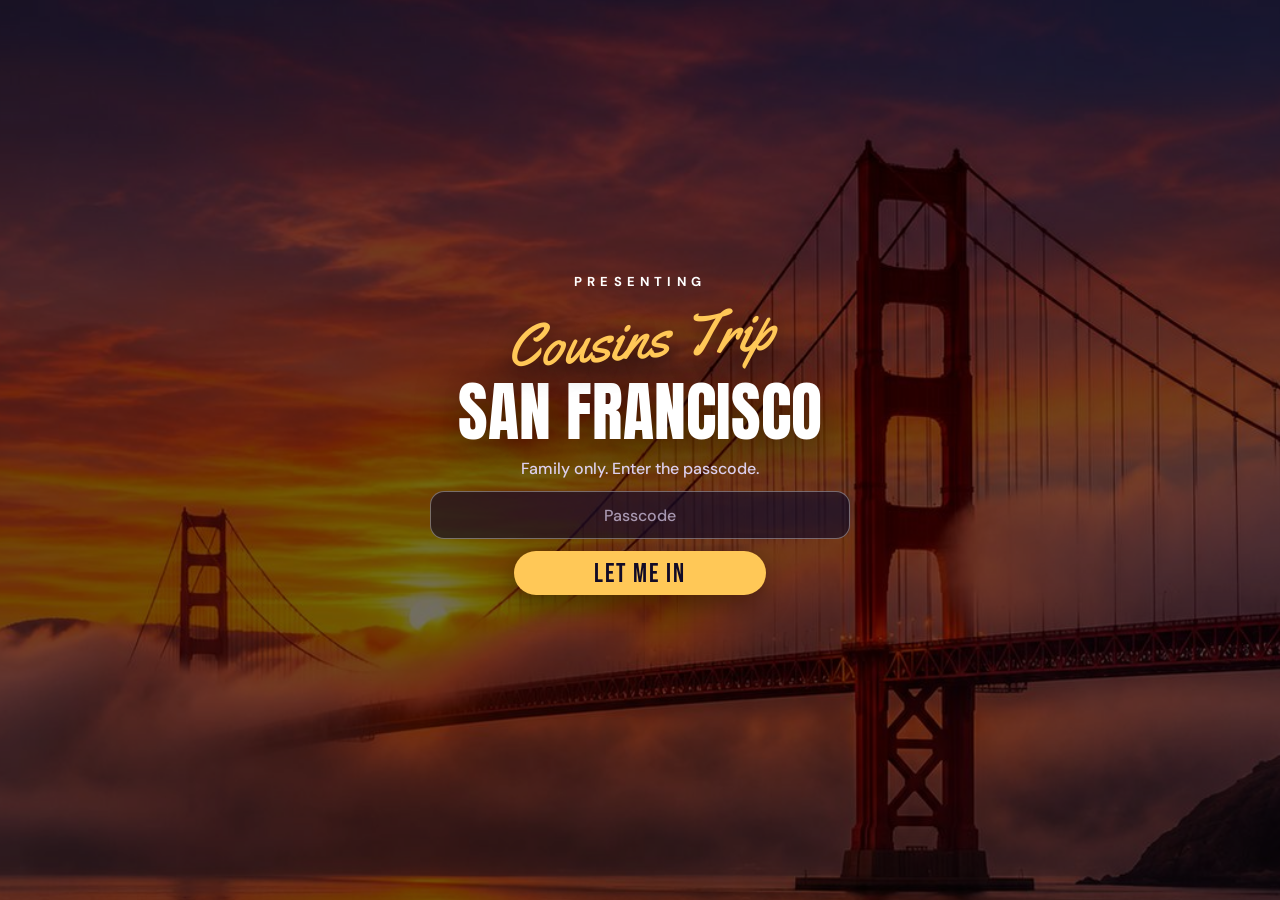
<file: index.html>
<!DOCTYPE html>
<html lang="en">
<head>
<meta charset="utf-8">
<meta name="viewport" content="width=device-width, initial-scale=1, viewport-fit=cover">
<meta name="robots" content="noindex, nofollow">
<meta name="theme-color" content="#120B27">
<title>Cousins Trip: San Francisco</title>
<meta property="og:title" content="Cousins Trip: San Francisco">
<meta property="og:description" content="July 22–25, 2027. Swipe through the plan.">
<meta property="og:image" content="https://natebutlerexplains.github.io/cousins-sf/img/share.jpg">
<meta property="og:type" content="website">
<meta name="twitter:card" content="summary_large_image">
<link rel="manifest" href="manifest.webmanifest">
<link rel="icon" type="image/png" href="icons/icon-192.png">
<link rel="apple-touch-icon" href="icons/icon-180.png">
<meta name="apple-mobile-web-app-capable" content="yes">
<meta name="mobile-web-app-capable" content="yes">
<meta name="apple-mobile-web-app-status-bar-style" content="black-translucent">
<meta name="apple-mobile-web-app-title" content="Cousins SF">
<link rel="stylesheet" href="vendor/leaflet/leaflet.css">
<link rel="stylesheet" href="flights.css">
<style>
  @font-face { font-family: Anton; src: url(fonts/anton-latin-400-normal.woff2) format('woff2'); font-display: swap; }
  @font-face { font-family: Bebas; src: url(fonts/bebas-neue-latin-400-normal.woff2) format('woff2'); font-display: swap; }
  @font-face { font-family: Yellowtail; src: url(fonts/yellowtail-latin-400-normal.woff2) format('woff2'); font-display: swap; }
  @font-face { font-family: DM; font-weight: 500; src: url(fonts/dm-sans-latin-500-normal.woff2) format('woff2'); font-display: swap; }
  @font-face { font-family: DM; font-weight: 700; src: url(fonts/dm-sans-latin-700-normal.woff2) format('woff2'); font-display: swap; }

  :root { --night: #120B27; --gold: #FFC857; --coral: #FF8A66; --teal: #6FE0D2; --mute: #DCCFEE; --W: min(100vw, 80vh); }
  @supports (height: 1dvh) { :root { --W: min(100vw, 80dvh); } }
  * { box-sizing: border-box; }
  html, body { margin: 0; height: 100%; background: var(--night); overflow: hidden; -webkit-tap-highlight-color: transparent; }
  body { font-family: DM, -apple-system, BlinkMacSystemFont, "Segoe UI", Roboto, sans-serif; color: #fff; }
  button { font-family: inherit; }

  .track { position: fixed; inset: 0; display: flex; overflow-x: auto; overflow-y: hidden;
           scroll-snap-type: x mandatory; scroll-behavior: smooth; scrollbar-width: none; overscroll-behavior-x: contain; }
  .track::-webkit-scrollbar { display: none; }
  .slide { position: relative; flex: 0 0 100%; width: 100%; height: 100%; scroll-snap-align: center; scroll-snap-stop: always;
           display: flex; align-items: center; justify-content: center; overflow: hidden; perspective: 1600px; }
  .slide .blur { position: absolute; inset: -40px; background-size: cover; background-position: center;
                 filter: blur(28px) brightness(.55) saturate(1.2); transform: scale(1.1); }

  .card { position: relative; width: var(--W); aspect-ratio: 4 / 5; transform-style: preserve-3d;
          transition: transform .7s cubic-bezier(.2,.7,.2,1); cursor: pointer; }
  .card.flipped { transform: rotateY(180deg); }
  .face { position: absolute; inset: 0; backface-visibility: hidden; -webkit-backface-visibility: hidden; overflow: hidden; box-shadow: 0 20px 60px rgba(0,0,0,.5); }
  .face img { display: block; width: 100%; height: 100%; object-fit: cover; user-select: none; -webkit-user-drag: none; transition: transform 7s ease-out; }
  .slide.here .face img { transform: scale(1.06); }
  .back { transform: rotateY(180deg); background: var(--night); display: flex; flex-direction: column; justify-content: center; padding: 9%; gap: 4.5%; }
  .bgimg { position: absolute; inset: -30px; background-size: cover; background-position: center; filter: blur(22px) brightness(.32) saturate(1.3); }
  .back > *:not(.bgimg) { position: relative; }
  .back .when { font: 700 calc(var(--W) * .034)/1 DM; letter-spacing: .35em; color: var(--gold); text-transform: uppercase; }
  .back .what { font: 400 calc(var(--W) * .13)/.92 Bebas; color: #fff; text-transform: uppercase; }
  .back .row { display: grid; grid-template-columns: 26% 1fr; gap: 3%; align-items: baseline; padding-top: 4%; border-top: 1.5px solid rgba(255,200,87,.35); }
  .back .k { font: 400 calc(var(--W) * .06)/1 Bebas; letter-spacing: .06em; color: var(--gold); }
  .back .v { font: 500 calc(var(--W) * .042)/1.32 DM; color: #fff; }
  .back .close { font: 700 calc(var(--W) * .03)/1 DM; letter-spacing: .25em; color: var(--mute); text-transform: uppercase; margin-top: 2%; }
  .today-chip { position: absolute; top: 3%; right: 3%; z-index: 3; background: var(--coral); color: var(--night); font: 400 calc(var(--W) * .055)/1 Bebas;
                letter-spacing: .08em; padding: 1.4% 3% .8%; transform: rotate(4deg); box-shadow: 0 8px 20px rgba(0,0,0,.4); display: none; }
  .slide.is-today .today-chip { display: block; }

  .panel { position: relative; width: var(--W); aspect-ratio: 4/5; overflow: hidden; box-shadow: 0 20px 60px rgba(0,0,0,.5);
           display: flex; flex-direction: column; align-items: center; justify-content: center; text-align: center; padding: 7% 7% 9%; }
  .panel > .pbg { position: absolute; inset: 0; background-size: cover; background-position: center; }
  .panel > .pshade { position: absolute; inset: 0; background: linear-gradient(180deg, rgba(10,6,30,.88) 0%, rgba(10,6,30,.5) 42%, rgba(10,6,30,.35) 62%, rgba(10,6,30,.85) 100%); }
  .panel > *:not(.pbg):not(.pshade) { position: relative; }
  .kick { font: 700 calc(var(--W) * .033)/1 DM; letter-spacing: .4em; color: #fff; }
  .script { font: 400 calc(var(--W) * .11)/1 Yellowtail; color: var(--gold); transform: rotate(-4deg); margin: 2% 0 1%; text-shadow: 0 6px 24px rgba(0,0,0,.6); }
  .huge { font: 400 calc(var(--W) * .19)/.9 Anton; color: #fff; text-transform: uppercase; text-shadow: 0 8px 40px rgba(0,0,0,.5); }
  .sub { font: 500 calc(var(--W) * .04)/1.35 DM; color: var(--mute); margin-top: 3%; }
  .btn { display: inline-flex; align-items: center; justify-content: center; gap: .5em; min-height: 44px; padding: .4em 1.1em .25em; border: 0; border-radius: 999px;
         background: var(--gold); color: var(--night); font: 400 calc(var(--W) * .052)/1 Bebas; letter-spacing: .08em; text-decoration: none; cursor: pointer;
         box-shadow: 0 10px 26px rgba(0,0,0,.35); }
  .btn.ghost { background: rgba(255,255,255,.12); color: #fff; border: 1.5px solid rgba(255,255,255,.35); box-shadow: none; }
  .btn[aria-disabled="true"] { opacity: .55; cursor: default; }
  .btn:focus-visible, .choice:focus-visible, .field:focus-visible, .ibtn:focus-visible { outline: 3px solid #fff; outline-offset: 3px; }
  .btnrow { display: flex; flex-wrap: wrap; gap: 10px 3%; justify-content: center; margin-top: 4%; width: 100%; }
  .note { font: 500 calc(var(--W) * .032)/1.35 DM; color: var(--mute); margin-top: 3%; min-height: 1.4em; }

  .num { font: 400 calc(var(--W) * .3)/.86 Anton; color: #fff; text-shadow: 0 10px 50px rgba(0,0,0,.6); font-variant-numeric: tabular-nums; }
  .days { font: 400 calc(var(--W) * .11)/1 Bebas; letter-spacing: .12em; color: var(--gold); }
  .clock { display: flex; gap: 6%; margin-top: 1%; justify-content: center; width: 100%; }
  .clock div { display: flex; flex-direction: column; align-items: center; }
  .clock b { font: 400 calc(var(--W) * .08)/1 Bebas; color: #fff; font-variant-numeric: tabular-nums; }
  .clock span { font: 700 calc(var(--W) * .024)/1 DM; letter-spacing: .3em; color: var(--mute); margin-top: 4px; }
  .wx { margin-top: 3%; display: flex; align-items: center; gap: 4%; padding: 2.2% 5%; border-radius: 18px; background: rgba(18,11,39,.6);
        border: 1.5px solid rgba(111,224,210,.45); font: 500 calc(var(--W) * .034)/1.3 DM; color: #fff; text-align: left; }
  .wx b { font: 400 calc(var(--W) * .085)/1 Bebas; color: var(--teal); white-space: nowrap; }
  .wxdays { display: flex; gap: 3%; margin-top: 3%; width: 100%; justify-content: center; }
  .wxdays div { flex: 1; max-width: 22%; padding: 2% 1%; border-radius: 14px; background: rgba(18,11,39,.6); border: 1.5px solid rgba(111,224,210,.35); }
  .wxdays i { display: block; font: 700 calc(var(--W) * .028)/1 DM; font-style: normal; letter-spacing: .2em; color: var(--mute); }
  .wxdays b { display: block; font: 400 calc(var(--W) * .06)/1.1 Bebas; color: #fff; }
  .wxdays span { display: block; font: 500 calc(var(--W) * .026)/1.2 DM; color: var(--teal); }

  .panel.mappanel { padding: 5% 0 0; justify-content: flex-start; background: var(--night); }
  .mappanel .mhead { padding: 0 6%; }
  .mappanel .huge { font-size: calc(var(--W) * .15); }
  .mapbox { position: relative; width: 100%; flex: 1; margin-top: 3%; display: flex; }
  #map { width: 100%; flex: 1; background: #e8e4dc; touch-action: pan-x pan-y; }
  .mapbox.exploring #map { touch-action: none; }
  .mapcover { position: absolute; inset: 0; z-index: 500; border: 0; background: linear-gradient(180deg, rgba(18,11,39,0) 55%, rgba(18,11,39,.55)); display: flex;
              align-items: flex-end; justify-content: center; padding-bottom: 16px; cursor: pointer; touch-action: pan-x pan-y; }
  .mapcover span { padding: 11px 18px; border-radius: 999px; background: var(--gold); color: var(--night); font: 400 calc(var(--W) * .045)/1 Bebas; letter-spacing: .08em; box-shadow: 0 8px 22px rgba(0,0,0,.35); }
  .mapx { position: absolute; top: 10px; right: 10px; z-index: 600; height: 44px; padding: 0 16px; border-radius: 999px; border: 2px solid #120B27; background: var(--gold);
          color: var(--night); font: 400 20px/1 Bebas; letter-spacing: .08em; cursor: pointer; box-shadow: 0 6px 18px rgba(0,0,0,.4); }
  .mapbox:not(.exploring) .mapx, .mapbox.exploring .mapcover { display: none; }
  .mapcover:focus-visible, .mapx:focus-visible { outline: 3px solid #fff; outline-offset: -4px; }
  .homepin { width: 38px; height: 38px; border-radius: 50%; background: #fff; color: #120B27; border: 2px solid #120B27; display: grid; place-items: center; box-shadow: 0 4px 12px rgba(0,0,0,.45); }
  .homepin svg { width: 22px; height: 22px; }
  .pin { width: 30px; height: 30px; border-radius: 50%; background: var(--gold); color: var(--night); display: flex; align-items: center; justify-content: center;
         font: 700 14px/1 DM; border: 2px solid #120B27; box-shadow: 0 4px 12px rgba(0,0,0,.45); }
  .pin.thu { background: var(--coral); } .pin.fri { background: var(--gold); } .pin.sat { background: var(--teal); } .pin.sun { background: #FF9FBE; }
  .leaflet-popup-content { font: 500 14px/1.35 DM; margin: 10px 14px; color: #120B27; }
  .leaflet-popup-content b { font: 400 22px/1.1 Bebas; letter-spacing: .04em; display: block; }
  .leaflet-popup-content a { color: #6a2fc0; font-weight: 700; }
  .legend { display: flex; gap: 5%; justify-content: center; padding: 2.6% 0 3.2%; font: 700 calc(var(--W) * .028)/1 DM; letter-spacing: .15em; width: 100%; background: var(--night); }
  .legend span::before { content: ''; display: inline-block; width: .9em; height: .9em; border-radius: 50%; margin-right: .4em; vertical-align: -.1em; background: var(--c); }

  .field { width: 100%; min-height: 48px; padding: 0 1em; border-radius: 14px; border: 1.5px solid rgba(255,255,255,.35); background: rgba(18,11,39,.65);
           color: #fff; font: 500 16px/1 DM; }
  .field::placeholder { color: rgba(220,207,238,.7); }
  .choices { display: grid; grid-template-columns: repeat(3, minmax(0,1fr)); gap: 2.4%; width: 100%; margin-top: 3%; }
  .choices.two { grid-template-columns: repeat(2, minmax(0,1fr)); }
  .choice { min-height: 48px; border-radius: 14px; border: 1.5px solid rgba(255,200,87,.6); background: rgba(18,11,39,.6); color: #fff; cursor: pointer;
            font: 400 calc(var(--W) * .05)/1 Bebas; letter-spacing: .06em; padding: 3% 2% 2%; }
  .choice.on { background: var(--gold); color: var(--night); }
  .choice small { display: block; font: 700 calc(var(--W) * .026)/1.4 DM; letter-spacing: .1em; color: inherit; opacity: .85; margin-top: 4px; min-height: 1.4em; }
  .qlabel { display: block; font: 400 calc(var(--W) * .058)/1 Bebas; letter-spacing: .08em; color: var(--gold); margin: 5% 0 2%; width: 100%; text-align: left; }

  .topbar { position: fixed; top: calc(12px + env(safe-area-inset-top)); right: 12px; z-index: 8; display: grid; grid-template-columns: 44px 44px; gap: 8px; }
  .topbar .fly { grid-column: 2; border-color: var(--gold); color: var(--gold); box-shadow: 0 0 0 0 rgba(255,200,87,.6); animation: flyPulse 2.6s ease-out 1.2s 3; }
  @keyframes flyPulse { 0% { box-shadow: 0 0 0 0 rgba(255,200,87,.6); } 100% { box-shadow: 0 0 0 14px rgba(255,200,87,0); } }
  @media (prefers-reduced-motion: reduce) { .topbar .fly { animation: none; } }
  .ibtn { width: 44px; height: 44px; border-radius: 50%; border: 1.5px solid rgba(255,255,255,.3); background: rgba(18,11,39,.6); color: #fff;
          display: flex; align-items: center; justify-content: center; cursor: pointer; backdrop-filter: blur(6px); }
  .ibtn svg { width: 20px; height: 20px; }
  .ibtn.on { background: var(--gold); color: var(--night); border-color: var(--gold); }
  .topleft { position: fixed; top: calc(12px + env(safe-area-inset-top)); left: 12px; z-index: 8; display: flex; gap: 8px; }
  .asheet { position: fixed; inset: 0; z-index: 25; background: var(--night); overflow-y: auto; }
  .asheet[hidden] { display: none; }
  .awrap { max-width: 520px; margin: 0 auto; padding: calc(18px + env(safe-area-inset-top)) 18px 40px; }
  .ahead { display: flex; align-items: center; justify-content: space-between; gap: 12px; margin-bottom: 14px; }
  .ahead h2 { margin: 0; font: 400 46px/1 Anton; text-transform: uppercase; color: #fff; }
  .asmall { min-height: 42px; padding: 0 16px; font-size: 19px; }
  .alogin { display: grid; gap: 10px; }
  .alogin[hidden], #adminBody[hidden] { display: none; }
  .alogin label { font: 700 12px/1 DM; letter-spacing: .14em; text-transform: uppercase; color: var(--mute); }
  .aerr { font: 700 14px/1.3 DM; color: var(--coral); min-height: 1.3em; }
  .alead { font: 500 15px/1.45 DM; color: var(--mute); margin: 0 0 14px; }
  .acards { display: grid; gap: 10px; margin-bottom: 16px; }
  .acard { padding: 16px; border-radius: 18px; background: rgba(255,255,255,.06); border: 1.5px solid rgba(255,200,87,.45); }
  .acard b { display: block; font: 400 30px/1 Bebas; letter-spacing: .05em; color: var(--gold); }
  .acard p { margin: 6px 0 12px; font: 500 14px/1.4 DM; color: var(--mute); }
  .acard .arow { display: grid; grid-template-columns: 1fr 1fr; gap: 8px; }
  .acard a.popbtn { display: grid; place-items: center; text-decoration: none; }
  /* countdown page: room for weather + crew wall */
  .cdpanel .script { font-size: calc(var(--W) * .075); }
  .cdpanel .num { font-size: calc(var(--W) * .24); }
  .cdpanel .days { font-size: calc(var(--W) * .085); }
  .cdpanel .clock b { font-size: calc(var(--W) * .065); }
  .cdpanel .wx { margin-top: 2.5%; padding: 1.6% 4%; font-size: calc(var(--W) * .029); }
  .cdpanel .wx b { font-size: calc(var(--W) * .07); }
  .cdpanel .wxdays { margin-top: 2%; }
  .cdpanel .crew { margin-top: 3%; }
  .cdpanel .crewrow { display: grid; grid-template-columns: repeat(10, 1fr); gap: 6px 2px; overflow: visible; padding-top: 6px; }
  .cdpanel .mate { width: auto; min-width: 0; }
  .cdpanel .mate .av { width: calc(var(--W) * .075); height: calc(var(--W) * .075); font-size: calc(var(--W) * .034); border-width: 1.5px; }
  .cdpanel .mate small { margin-top: 2px; font-size: calc(var(--W) * .019); }
  .cdpanel .btnrow { flex-wrap: nowrap; margin-top: 3%; }
  .cdpanel .btnrow .btn { padding-left: 4%; padding-right: 4%; font-size: calc(var(--W) * .042); min-height: 0; height: calc(var(--W) * .08); padding-top: 0; padding-bottom: 0; white-space: nowrap; }
  .votepanel .script { font-size: calc(var(--W) * .07); }
  .votepanel .huge { font-size: calc(var(--W) * .13); }
  .votepanel .qlabel { margin: 3% 0 1%; font-size: calc(var(--W) * .052); }
  .votepanel .choices { margin-top: 1.5%; }
  .votepanel .choice { padding-top: 1.6%; padding-bottom: 1.6%; }
  .votepanel .btnrow { margin-top: 3%; }
  .votepanel .note:empty { min-height: 0; margin: 0; }
  .rsvppanel .script { font-size: calc(var(--W) * .08); }
  .rsvppanel .huge { font-size: calc(var(--W) * .15); }
  .rsvppanel .note:empty { min-height: 0; margin: 0; }
  /* page jumps from the menu and tabs: a soft fade instead of scrolling past every page */
  .track { transition: opacity .23s ease, transform .23s ease; }
  .track.fading { opacity: 0; transform: scale(.985); }
  .track.arriving .slide.here .card { animation: arrive .42s cubic-bezier(.2,.8,.2,1); }
  @keyframes arrive { from { opacity: 0; transform: translateY(14px) scale(.98); } }
  @media (prefers-reduced-motion: reduce) { .track { transition: none; } .track.arriving .slide.here .card { animation: none; } }
  /* one menu button */
  .menubtn { position: fixed; top: calc(12px + env(safe-area-inset-top)); right: 12px; z-index: 9; width: 46px; height: 46px; border-radius: 14px; border: 1.5px solid rgba(255,255,255,.35);
             background: rgba(18,11,39,.62); color: #fff; display: grid; place-items: center; cursor: pointer; backdrop-filter: blur(8px); }
  .menubtn svg { width: 20px; height: 20px; }
  .menubtn[aria-expanded="true"] { background: var(--gold); color: var(--night); border-color: var(--gold); }
  .menu { position: fixed; top: calc(66px + env(safe-area-inset-top)); right: 12px; z-index: 9; width: min(250px, calc(100vw - 24px)); padding: 8px; border-radius: 20px;
          background: rgba(18,11,39,.94); border: 1.5px solid rgba(255,200,87,.45); box-shadow: 0 20px 50px rgba(0,0,0,.55); backdrop-filter: blur(10px);
          transform-origin: top right; animation: menuIn .18s ease-out; }
  .menu[hidden] { display: none; }
  @keyframes menuIn { from { opacity: 0; transform: scale(.92); } }
  .mitem { width: 100%; min-height: 48px; display: flex; align-items: center; gap: 12px; padding: 6px 10px; border: 0; border-radius: 12px; background: transparent; color: #fff;
           font: 600 16px/1.2 DM; text-align: left; cursor: pointer; }
  .mitem:hover, .mitem:focus-visible { background: rgba(255,255,255,.08); outline: none; }
  .mitem:focus-visible { box-shadow: inset 0 0 0 2px #fff; }
  .mitem .mic { width: 34px; height: 34px; flex: none; border-radius: 10px; background: rgba(255,200,87,.16); color: var(--gold); display: grid; place-items: center; }
  .mitem .mic svg { width: 18px; height: 18px; }
  .mitem.on .mic { background: var(--gold); color: var(--night); }
  .mitem.dim { color: var(--mute); border-top: 1px solid rgba(255,255,255,.1); border-radius: 0 0 12px 12px; margin-top: 4px; }
  .mitem.dim .mic { background: rgba(255,255,255,.08); color: var(--mute); }
  /* music playing: small pulsing bars, tap to stop */
  .nowplaying { position: fixed; left: 14px; bottom: calc(10px + env(safe-area-inset-bottom)); z-index: 6; width: 36px; height: 36px; border-radius: 50%; border: 1.5px solid rgba(255,200,87,.6);
                background: rgba(18,11,39,.7); display: flex; align-items: flex-end; justify-content: center; gap: 3px; padding-bottom: 10px; cursor: pointer; }
  .nowplaying svg { width: 18px; height: 18px; color: rgba(255,255,255,.55); margin-bottom: -4px; }
  .nowplaying:not(.on) { border-color: rgba(255,255,255,.28); background: rgba(18,11,39,.55); }
  .nowplaying i { display: none; }
  .nowplaying.on svg { display: none; }
  .nowplaying.on i { display: block; }
  .nowplaying i { width: 3px; height: 14px; border-radius: 2px; background: var(--gold); transform-origin: bottom; animation: eq 1s ease-in-out infinite; }
  .nowplaying i:nth-child(2) { animation-delay: -.35s; } .nowplaying i:nth-child(3) { animation-delay: -.7s; }
  @keyframes eq { 0%, 100% { transform: scaleY(.35); } 50% { transform: scaleY(1); } }
  /* day tabs */
  .daytabs { position: fixed; top: calc(15px + env(safe-area-inset-top)); left: 12px; z-index: 8; display: flex; gap: 4px; padding: 4px; border-radius: 999px;
             background: rgba(18,11,39,.62); border: 1.5px solid rgba(255,255,255,.22); backdrop-filter: blur(8px); }
  .daytabs button { min-width: 42px; height: 32px; padding: 0 9px; border: 0; border-radius: 999px; background: transparent; color: #fff; font: 400 17px/1 Bebas; letter-spacing: .08em; cursor: pointer; }
  .daytabs button[aria-current="true"] { color: var(--night); }
  .daytabs button[data-day="thu"][aria-current="true"] { background: var(--coral); } .daytabs button[data-day="fri"][aria-current="true"] { background: var(--gold); }
  .daytabs button[data-day="sat"][aria-current="true"] { background: var(--teal); } .daytabs button[data-day="sun"][aria-current="true"] { background: #FF9FBE; }
  .daytabs .hometab { min-width: 36px; padding: 0; display: grid; place-items: center; }
  .daytabs .hometab svg { width: 17px; height: 17px; }
  .daytabs .hometab[aria-current="true"] { background: #fff; color: var(--night); }
  .daytabs button.today::after { content: ''; display: inline-block; width: 5px; height: 5px; margin-left: 4px; border-radius: 50%; background: currentColor; vertical-align: middle; }
  /* page-turn motion */
  .slide .card { transition: transform .7s cubic-bezier(.2,.7,.2,1), opacity .2s linear; }
  /* next up (during the trip) */
  .nextup { position: absolute; left: 50%; bottom: calc(46px + env(safe-area-inset-bottom)); transform: translateX(-50%); z-index: 4; width: min(calc(var(--W) * .9), 92vw);
            display: flex; align-items: center; gap: 12px; padding: 12px 14px; border-radius: 18px; border: 0; background: rgba(18,11,39,.9); box-shadow: 0 14px 34px rgba(0,0,0,.5);
            color: #fff; text-align: left; cursor: pointer; border-left: 5px solid var(--gold); }
  .nextup i { font: 700 11px/1 DM; font-style: normal; letter-spacing: .16em; color: var(--gold); display: block; margin-bottom: 4px; }
  .nextup b { display: block; font: 400 24px/1 Bebas; letter-spacing: .04em; }
  .nextup span { font: 500 13px/1.3 DM; color: var(--mute); }
  .nextup .arr { margin-left: auto; font: 700 22px/1 DM; color: var(--gold); }
  /* crew wall */
  .crew { width: 100%; margin-top: 4.5%; }
  .crew .ck { font: 700 calc(var(--W) * .024)/1 DM; letter-spacing: .24em; color: var(--gold); text-align: center; }
  .crewrow { display: flex; gap: 10px; overflow-x: auto; padding: 8px 2px 2px; justify-content: safe center; scrollbar-width: none; }
  .crewrow::-webkit-scrollbar { display: none; }
  .mate { flex: none; width: calc(var(--W) * .13); text-align: center; }
  .mate .av { width: calc(var(--W) * .12); height: calc(var(--W) * .12); margin: 0 auto; border-radius: 50%; border: 2px solid var(--gold); background: var(--c, #6FE0D2) center / cover no-repeat;
              display: grid; place-items: center; font: 400 calc(var(--W) * .05)/1 Bebas; color: var(--night); box-shadow: 0 4px 12px rgba(0,0,0,.35); }
  .mate small { display: block; margin-top: 4px; font: 700 calc(var(--W) * .023)/1.1 DM; color: #fff; white-space: nowrap; overflow: hidden; text-overflow: ellipsis; }
  .mate.add .av { background: rgba(255,200,87,.15); border-style: dashed; color: var(--gold); cursor: pointer; }
  button.mate { border: 0; background: none; padding: 0; cursor: pointer; color: inherit; }
  .mate.out, .cm.out { opacity: .45; }
  .mate .av.yes, .cm .av.yes { border-color: #3DDC84; box-shadow: 0 0 0 2px rgba(61,220,132,.35); }
  .mate .av.no, .cm .av.no { border-color: #FF4D4D; box-shadow: 0 0 0 2px rgba(255,77,77,.3); }
  .crewpage { position: fixed; inset: 0; z-index: 16; background: var(--night); overflow-y: auto; -webkit-overflow-scrolling: touch; }
  .crewpage[hidden] { display: none; }
  .cpwrap { max-width: 560px; margin: 0 auto; padding: calc(18px + env(safe-area-inset-top)) 18px calc(40px + env(safe-area-inset-bottom)); }
  .cphead { display: flex; justify-content: space-between; align-items: flex-start; gap: 12px; }
  .cpk { font: 700 11px/1 DM; letter-spacing: .3em; color: var(--mute); }
  .cps { font: 400 40px/1 Yellowtail; color: var(--gold); margin-top: 6px; }
  .cph { margin: 0; font: 400 64px/.9 Anton; text-transform: uppercase; color: #fff; }
  .cpx { flex: none; height: 44px; padding: 0 16px; border: 0; border-radius: 999px; background: var(--gold); color: var(--night); font: 400 20px/1 Bebas; letter-spacing: .08em; cursor: pointer; }
  .cpgrid { display: grid; grid-template-columns: repeat(auto-fill, minmax(100px, 1fr)); gap: 18px 10px; margin-top: 20px; }
  .cm { border: 0; background: none; padding: 0; color: #fff; text-align: center; cursor: pointer; font: inherit; }
  .cm b { display: block; margin-top: 7px; font: 700 14px/1.2 DM; }
  .cm i { display: block; min-height: 1.2em; font: 500 11px/1.2 DM; font-style: normal; color: var(--mute); }
  .cm .av { position: relative; width: 86px; height: 86px; margin: 0 auto; border-radius: 50%; border: 3px solid var(--gold); background: var(--c, #6FE0D2) center / cover no-repeat;
           display: grid; place-items: center; font: 400 38px/1 Bebas; color: var(--night); box-shadow: 0 6px 16px rgba(0,0,0,.4); }
  .cm.add .av { background: rgba(255,200,87,.15); border-style: dashed; color: var(--gold); }
  .av .cam { position: absolute; right: -2px; bottom: -2px; width: 26px; height: 26px; border-radius: 50%; background: var(--gold); border: 2px solid var(--night); display: grid; place-items: center; font: 700 14px/1 DM; color: var(--night); }
  .cptip { margin: 22px 0 0; padding: 12px 14px; border-radius: 14px; background: rgba(255,255,255,.07); font: 500 13px/1.45 DM; color: var(--mute); }
  .cptip b { color: var(--gold); }
  .cm:focus-visible, .cpx:focus-visible, button.mate:focus-visible, .crewpick:focus-visible { outline: 3px solid #fff; outline-offset: 3px; border-radius: 12px; }
  select.field { appearance: auto; }
  /* recommendations */
  .rtabs { display: grid; grid-template-columns: repeat(3, 1fr); gap: 8px; margin-top: 18px; }
  .rtab { display: flex; flex-direction: column; align-items: center; justify-content: center; gap: 3px; min-height: 58px; padding: 6px 4px; border-radius: 14px; border: 1.5px solid rgba(255,255,255,.25);
          background: rgba(255,255,255,.06); color: #fff; font: 700 12.5px/1.15 DM; text-align: center; cursor: pointer; }
  .rtab span { font-size: 19px; line-height: 1; }
  .rtab[aria-selected="true"] { background: var(--gold); border-color: var(--gold); color: var(--night); }
  .rtab:focus-visible { outline: 3px solid #fff; outline-offset: 2px; }
  .rhead { display: flex; align-items: center; justify-content: space-between; gap: 12px; margin: 16px 0 12px; }
  .rlead { margin: 0; font: 500 15px/1.45 DM; color: var(--mute); }
  .radd { flex: none; display: inline-flex; align-items: center; gap: 6px; height: 38px; padding: 0 14px; border-radius: 999px; border: 0; background: var(--gold); color: var(--night); font: 800 14px/1 DM; cursor: pointer; }
  .radd b { font-size: 20px; line-height: 1; }
  .radd:focus-visible { outline: 3px solid #fff; outline-offset: 2px; }
  .rlist { display: grid; gap: 10px; }
  .rhero { margin-bottom: 10px; border-color: var(--gold); }
  .rcard { overflow: hidden; border-radius: 16px; background: rgba(255,255,255,.06); border: 1.5px solid rgba(255,255,255,.12); }
  .rimg { position: relative; aspect-ratio: 16 / 9; background: linear-gradient(110deg, rgba(255,255,255,.05) 30%, rgba(255,255,255,.12) 50%, rgba(255,255,255,.05) 70%) 0 0 / 300% 100%; animation: rshim 1.4s linear infinite; }
  .rimg img { position: absolute; inset: 0; width: 100%; height: 100%; object-fit: cover; opacity: 0; transition: opacity .35s; }
  .rimg.ok { animation: none; background: #000; } .rimg.ok img { opacity: 1; }
  .rimg small { position: absolute; right: 8px; bottom: 6px; padding: 2px 7px; border-radius: 999px; background: rgba(0,0,0,.55); font: 600 10px/1.4 DM; color: rgba(255,255,255,.85); }
  .rimg small a { color: inherit; text-decoration: none; }
  @keyframes rshim { to { background-position: -150% 0; } }
  .rtxt { padding: 14px 16px; }
  .rcard b { display: block; font: 400 24px/1.05 Bebas; letter-spacing: .04em; color: #fff; }
  .rcard p { margin: 5px 0 0; font: 500 14px/1.45 DM; color: var(--mute); }
  .rcard i { display: block; margin-top: 6px; font: italic 600 12px/1.3 DM; color: var(--gold); }
  .rcard .rgo { display: inline-flex; align-items: center; gap: 6px; margin-top: 10px; padding: 7px 12px; border-radius: 999px; background: rgba(255,200,87,.15);
             border: 1px solid rgba(255,200,87,.5); color: var(--gold); font: 700 13px/1 DM; text-decoration: none; }
  .rcard a:focus-visible { outline: 3px solid #fff; outline-offset: 2px; }
  /* photo albums by day */
  .albums { width: 100%; display: grid; grid-template-columns: 1fr 1fr; gap: calc(var(--W) * .025); margin-top: 4%; }
  .alb { display: flex; flex-direction: column; justify-content: center; gap: 2px; padding: calc(var(--W) * .03) calc(var(--W) * .035); border-radius: 16px; text-decoration: none; color: var(--night);
         background: var(--c); border: 0; text-align: left; min-height: calc(var(--W) * .17); box-shadow: 0 6px 16px rgba(0,0,0,.3); }
  .alb b { font: 400 calc(var(--W) * .06)/1 Bebas; letter-spacing: .05em; }
  .alb span { font: 700 calc(var(--W) * .027)/1.2 DM; }
  .alb.today { outline: 3px solid #fff; outline-offset: 2px; }
  .alb:focus-visible { outline: 3px solid #fff; outline-offset: 3px; }
  .mate.add { border: 0; background: none; padding: 0; cursor: pointer; }
  .crewsheet { position: fixed; inset: 0; z-index: 26; display: grid; place-items: center; padding: 20px; background: rgba(8,5,20,.65); backdrop-filter: blur(4px); }
  .crewsheet[hidden] { display: none; }
  .crewcard { width: min(360px, 100%); display: grid; gap: 10px; padding: 20px; border-radius: 22px; background: #1A1033; border: 1.5px solid var(--gold); box-shadow: 0 24px 60px rgba(0,0,0,.6); }
  .crewhead { display: flex; align-items: center; justify-content: space-between; }
  .crewhead b { font: 400 30px/1 Anton; text-transform: uppercase; color: #fff; }
  .mx2 { width: 40px; height: 40px; border: 0; border-radius: 50%; background: rgba(255,255,255,.12); color: #fff; font-size: 16px; cursor: pointer; }
  .crewlead { margin: 0; font: 500 14px/1.45 DM; color: var(--mute); }
  .crewlbl { font: 700 11px/1 DM; letter-spacing: .14em; text-transform: uppercase; color: var(--mute); }
  .crewpick { display: flex; align-items: center; gap: 12px; padding: 10px; border-radius: 14px; border: 1.5px dashed rgba(255,200,87,.6); color: #fff; font: 600 15px/1.3 DM; cursor: pointer; }
  .crewprev { width: 56px; height: 56px; flex: none; border-radius: 50%; background: rgba(255,200,87,.15) center / cover no-repeat; display: grid; place-items: center; color: var(--gold); font: 700 26px/1 DM; }
  .recsheet { overflow-y: auto; align-items: start; }
  .rcard { cursor: pointer; }
  .rmore { display: inline-flex; align-items: center; gap: 4px; margin: 10px 0 0 8px; padding: 7px 12px; border-radius: 999px; border: 1px solid rgba(255,255,255,.3); background: none; color: #fff; font: 700 13px/1 DM; cursor: pointer; vertical-align: top; }
  .rmore:focus-visible { outline: 3px solid #fff; outline-offset: 2px; }
  .rdcard { padding: 0; overflow: hidden; }
  .rdcard .rdimg { aspect-ratio: 16 / 9; background: #000 center / cover no-repeat; }
  .rdbody { display: grid; gap: 10px; padding: 16px 20px 20px; }
  .rdbody h3 { margin: 0; font: 400 32px/1 Anton; text-transform: uppercase; color: #fff; }
  .rdbody > p { margin: 0; font: 500 15px/1.5 DM; color: var(--mute); }
  .rdsec h4 { margin: 4px 0 6px; font: 700 11px/1 DM; letter-spacing: .14em; text-transform: uppercase; color: var(--gold); }
  .rdsec ul { margin: 0; padding: 0; list-style: none; display: grid; gap: 7px; }
  .rdsec li { position: relative; padding-left: 20px; font: 500 14.5px/1.45 DM; color: #fff; }
  .rdsec li::before { content: ''; position: absolute; left: 4px; top: .55em; width: 7px; height: 7px; border-radius: 50%; background: var(--gold); }
  .rdsec.tips li::before { content: '★'; width: auto; height: auto; background: none; color: var(--gold); font-size: 12px; top: .1em; left: 0; }
  .rdgo { display: grid; place-items: center; text-decoration: none; margin-top: 4px; }
  .rdx { position: absolute; top: 10px; right: 10px; background: rgba(0,0,0,.55); }
  .recsheet .crewcard { margin: auto 0; gap: 8px; }
  .recsheet .field { width: 100%; }
  .recsheet textarea.field { min-height: 64px; padding-top: 12px; resize: vertical; font: inherit; }
  .recpick .crewprev { width: 84px; height: 56px; border-radius: 10px; }
  .crewnote { min-height: 1.3em; font: 600 13px/1.4 DM; color: var(--mute); }
  @media (prefers-reduced-motion: reduce) { .nowplaying i { animation: none; } .menu { animation: none; } }
  /* confirmation pop-up */
  .pop { position: fixed; inset: 0; z-index: 30; display: grid; place-items: center; padding: 24px; background: rgba(8,5,20,.6); backdrop-filter: blur(4px);
         opacity: 0; pointer-events: none; transition: opacity .2s; }
  .pop.show { opacity: 1; pointer-events: auto; }
  .popcard { width: min(340px, 100%); padding: 26px 22px 20px; border-radius: 22px; background: #1A1033; border: 1.5px solid var(--gold); text-align: center;
             box-shadow: 0 24px 60px rgba(0,0,0,.6); transform: scale(.92); transition: transform .25s cubic-bezier(.2,.9,.3,1.3); }
  .pop.show .popcard { transform: none; }
  .popicon { width: 64px; height: 64px; margin: 0 auto 12px; border-radius: 50%; display: grid; place-items: center; font: 700 34px/1 DM; }
  .popicon.ok { background: var(--teal); color: #120B27; }
  .popicon.dup { background: var(--gold); color: #120B27; }
  .popicon.err { background: var(--coral); color: #120B27; }
  .poptitle { font: 400 34px/1 Anton; color: #fff; text-transform: uppercase; letter-spacing: .01em; }
  .popmsg { font: 500 15px/1.45 DM; color: var(--mute); margin: 10px 0 18px; }
  .popbtns { display: grid; gap: 8px; }
  .popbtn { min-height: 46px; border-radius: 999px; border: 0; background: var(--gold); color: #120B27; font: 400 22px/1 Bebas; letter-spacing: .08em; cursor: pointer; }
  .popbtn.ghost { background: transparent; color: #fff; border: 1.5px solid rgba(255,255,255,.35); }
  .popbtn:focus-visible { outline: 3px solid #fff; outline-offset: 3px; }
  /* cruise comparison */
  .compare { width: 100%; display: grid; grid-template-columns: 1fr 1fr; gap: 2%; margin-top: 2%; text-align: left; }
  .compare div { padding: 3% 3.5%; border-radius: 12px; background: rgba(18,11,39,.72); border: 1px solid rgba(255,200,87,.35); font: 500 calc(var(--W) * .027)/1.35 DM; color: #fff; }
  .compare b { display: block; font: 400 calc(var(--W) * .04)/1 Bebas; letter-spacing: .08em; color: var(--gold); margin-bottom: 3%; }
  .compare ul { margin: 0; padding-left: 1.1em; }
  .compare li + li { margin-top: 2%; }
  .cdesc { display: block; margin-top: 4px; font: 500 calc(var(--W) * .027)/1.3 DM; letter-spacing: 0; text-transform: none; opacity: .9; }
  .bothnote { width: 100%; font: 500 calc(var(--W) * .026)/1.3 DM; color: var(--mute); margin-top: 1.5%; text-align: center; }
  /* photo drop */
  .dropbtn { width: 100%; padding: 5% 4%; border-radius: 20px; border: 2px dashed var(--gold); background: rgba(255,200,87,.14); color: #fff; text-decoration: none;
             display: flex; align-items: center; gap: 4%; margin-top: 4%; text-align: left; cursor: pointer; }
  .dropbtn .cam { flex: none; width: calc(var(--W) * .15); height: calc(var(--W) * .15); border-radius: 50%; background: var(--gold); color: #120B27; display: grid; place-items: center; }
  .dropbtn .cam svg { width: 55%; height: 55%; }
  .dropbtn b { display: block; font: 400 calc(var(--W) * .075)/1 Bebas; letter-spacing: .06em; color: var(--gold); }
  .dropbtn span { font: 500 calc(var(--W) * .032)/1.35 DM; color: var(--mute); }
  .dropbtn[aria-disabled="true"] { opacity: .75; }
  .steps { width: 100%; display: grid; grid-template-columns: repeat(3, 1fr); gap: 2%; margin-top: 4%; }
  .steps div { padding: 4% 3%; border-radius: 14px; background: rgba(18,11,39,.72); text-align: center; font: 500 calc(var(--W) * .028)/1.3 DM; color: #fff; }
  .steps i { display: block; font: 400 calc(var(--W) * .07)/1 Anton; font-style: normal; color: var(--gold); margin-bottom: 4%; }
  .dots { position: fixed; left: 0; right: 0; bottom: calc(14px + env(safe-area-inset-bottom)); display: flex; justify-content: center; gap: 6px; z-index: 5; pointer-events: none; }
  .dots button { pointer-events: auto; width: 7px; height: 7px; padding: 0; border: 0; border-radius: 50%; background: rgba(255,255,255,.4); cursor: pointer; transition: width .25s, background .25s; }
  .dots button.on { width: 22px; border-radius: 6px; background: var(--gold); }
  .nav { position: fixed; top: 50%; transform: translateY(-50%); z-index: 5; width: 52px; height: 52px; border-radius: 50%; border: 0; background: rgba(18,11,39,.55);
         color: #fff; font-size: 26px; line-height: 1; cursor: pointer; display: none; backdrop-filter: blur(6px); }
  .nav.prev { left: 18px; } .nav.next { right: 18px; } .nav:disabled { opacity: 0; pointer-events: none; }
  @media (hover: hover) and (pointer: fine) { .nav { display: block; } }
  .hint { position: fixed; left: 50%; bottom: calc(40px + env(safe-area-inset-bottom)); transform: translateX(-50%); z-index: 5; padding: 8px 16px; border-radius: 999px;
          background: rgba(18,11,39,.78); font: 500 14px/1.2 DM; color: #fff; transition: opacity .6s; pointer-events: none; white-space: nowrap; }
  .hint.gone { opacity: 0; }
  .toast { position: fixed; left: 50%; top: calc(70px + env(safe-area-inset-top)); transform: translateX(-50%); z-index: 9; max-width: 90vw; padding: 10px 18px; border-radius: 14px;
           background: var(--gold); color: var(--night); font: 700 14px/1.3 DM; box-shadow: 0 10px 30px rgba(0,0,0,.4); opacity: 0; transition: opacity .3s; pointer-events: none; text-align: center; }
  .toast.show { opacity: 1; }

  .gate { position: fixed; inset: 0; z-index: 20; display: flex; align-items: center; justify-content: center; background: var(--night); }
  .gate .pbg { position: absolute; inset: 0; background: url(img/bridge.jpg) center / cover; filter: brightness(.45); transform: scale(1.03); }
  .gate form { position: relative; width: min(88vw, 420px); display: flex; flex-direction: column; align-items: center; text-align: center; gap: 12px; }
  .gate .kick { font-size: 13px; } .gate .script { font-size: 60px; } .gate .huge { font-size: 64px; }
  .gate .sub { font-size: 16px; margin: 4px 0 0; }
  .gate .field { text-align: center; }
  .gate .btn { font-size: 26px; min-width: 60%; }
  .gate .err { font: 700 14px/1.3 DM; color: var(--coral); min-height: 1.3em; }
  .gate[hidden] { display: none; }

  @media (prefers-reduced-motion: reduce) { .track { scroll-behavior: auto; } .card { transition: none; } .face img, .slide.here .face img { transition: none; transform: none; } }
</style>
</head>
<body>
<div class="gate" id="gate" hidden>
  <div class="pbg"></div>
  <form id="gateForm" autocomplete="off">
    <div class="kick">PRESENTING</div>
    <div class="script">Cousins Trip</div>
    <div class="huge">San Francisco</div>
    <label for="gatePass" class="sub">Family only. Enter the passcode.</label>
    <input class="field" id="gatePass" type="password" autocapitalize="none" autocomplete="off" spellcheck="false" placeholder="Passcode">
    <button class="btn" type="submit">Let me in</button>
    <div class="err" id="gateErr" role="alert"></div>
  </form>
</div>

<main class="track" id="track" aria-label="Cousins Trip San Francisco"></main>
<section class="asheet" id="adminSheet" role="dialog" aria-modal="true" aria-labelledby="adminTitle" hidden>
  <div class="awrap">
    <div class="ahead"><h2 id="adminTitle">Admin</h2><button class="popbtn ghost asmall" id="adminClose" type="button">&#10005; Close</button></div>
    <form id="adminForm" class="alogin" autocomplete="off">
      <label for="adminPass">Admin password</label>
      <input class="field" id="adminPass" type="password" autocapitalize="none" autocomplete="off" spellcheck="false" placeholder="Admin password">
      <button class="popbtn" type="submit">Unlock</button>
      <div class="aerr" id="adminErr" role="alert"></div>
    </form>
    <div id="adminBody" hidden>
      <p class="alead">Trackers have their own links. Share each one separately. They link back to this site, but this site only links to them from here.</p>
      <div class="acards" id="adminCards"></div>
      <button class="popbtn ghost" id="adminLock" type="button">Lock admin on this phone</button>
    </div>
  </div>
</section>
<nav class="daytabs" id="dayTabs" aria-label="Jump to a day">
  <button type="button" class="hometab" id="homeBtn" aria-label="Home"><svg viewBox="0 0 24 24" fill="none" stroke="currentColor" stroke-width="2.2" stroke-linecap="round" stroke-linejoin="round" aria-hidden="true"><path d="M3 11.5 12 4l9 7.5"/><path d="M5.5 10v10h13V10"/><path d="M10 20v-5h4v5"/></svg></button>
  <button type="button" data-day="thu">Thu</button><button type="button" data-day="fri">Fri</button><button type="button" data-day="sat">Sat</button><button type="button" data-day="sun">Sun</button>
</nav>
<button class="menubtn" id="menuBtn" aria-label="Menu" aria-haspopup="true" aria-expanded="false" aria-controls="menu">
  <svg viewBox="0 0 24 24" fill="currentColor" aria-hidden="true"><rect x="3" y="3" width="7" height="7" rx="2"/><rect x="14" y="3" width="7" height="7" rx="2"/><rect x="3" y="14" width="7" height="7" rx="2"/><rect x="14" y="14" width="7" height="7" rx="2"/></svg>
</button>
<div class="menu" id="menu" hidden>
  <button type="button" class="mitem" id="mapBtn"><span class="mic"><svg viewBox="0 0 24 24" fill="none" stroke="currentColor" stroke-width="2" stroke-linecap="round" stroke-linejoin="round" aria-hidden="true"><path d="M9 4 3 6v14l6-2 6 2 6-2V4l-6 2z"/><path d="M9 4v14M15 6v14"/></svg></span>The map</button>
  <button type="button" class="mitem" id="flyBtn" aria-haspopup="dialog" aria-controls="fsheet"><span class="mic"><svg viewBox="0 0 24 24" fill="currentColor" aria-hidden="true"><path d="M21 16v-2l-8-5V3.5a1.5 1.5 0 0 0-3 0V9l-8 5v2l8-2.5V19l-2 1.5V22l3.5-1 3.5 1v-1.5L13 19v-5.5z"/></svg></span>Flights &amp; vans</button>
  <button type="button" class="mitem" id="crewBtn" aria-haspopup="dialog" aria-controls="crewSheet"><span class="mic"><svg viewBox="0 0 24 24" fill="none" stroke="currentColor" stroke-width="2" stroke-linecap="round" stroke-linejoin="round" aria-hidden="true"><circle cx="9" cy="8" r="3.5"/><path d="M2.5 20a6.5 6.5 0 0 1 13 0"/><circle cx="17.5" cy="9" r="2.5"/><path d="M16 14.6a5 5 0 0 1 6 4.9"/></svg></span>Meet the crew</button>
  <button type="button" class="mitem" id="albumBtn"><span class="mic"><svg viewBox="0 0 24 24" fill="none" stroke="currentColor" stroke-width="2" stroke-linecap="round" stroke-linejoin="round" aria-hidden="true"><path d="M4 8h3l2-3h6l2 3h3v11H4z"/><circle cx="12" cy="13" r="3.5"/></svg></span>Photo albums</button>
  <button type="button" class="mitem" id="recsBtn" aria-haspopup="dialog" aria-controls="recsPage"><span class="mic"><svg viewBox="0 0 24 24" fill="none" stroke="currentColor" stroke-width="2" stroke-linecap="round" stroke-linejoin="round" aria-hidden="true"><path d="m12 3 2.7 5.6 6.1.9-4.4 4.3 1 6.1L12 17l-5.4 2.9 1-6.1-4.4-4.3 6.1-.9z"/></svg></span>Recommendations</button>
  <button type="button" class="mitem dim" id="adminBtn" aria-haspopup="dialog" aria-controls="adminSheet"><span class="mic"><svg viewBox="0 0 24 24" fill="none" stroke="currentColor" stroke-width="2" stroke-linecap="round" stroke-linejoin="round" aria-hidden="true"><rect x="5" y="10.5" width="14" height="10" rx="2"/><path d="M8 10.5V7.5a4 4 0 0 1 8 0v3"/></svg></span>Admin</button>
</div>
<button class="nowplaying" id="musicBtn" type="button" aria-label="Music off. Tap to play." aria-pressed="false"><svg viewBox="0 0 24 24" fill="none" stroke="currentColor" stroke-width="2" stroke-linecap="round" stroke-linejoin="round" aria-hidden="true"><path d="M9 18V5l12-2v13"/><circle cx="6" cy="18" r="3"/><circle cx="18" cy="16" r="3"/><path d="M3 3l18 18" stroke-width="2.4"/></svg><i></i><i></i><i></i></button>
<section class="crewpage" id="crewPage" role="dialog" aria-modal="true" aria-labelledby="crewPageTitle" hidden>
  <div class="cpwrap">
    <div class="cphead"><div><div class="cpk">EVERYONE ON THE TRIP</div><div class="cps">Meet the</div><h2 class="cph" id="crewPageTitle">Crew</h2></div>
      <button type="button" class="cpx" id="crewPageClose">&#10005; Back</button></div>
    <div class="cpgrid" id="crewGrid"></div>
    <p class="cptip">Tap your own circle to add or change your photo. Someone else coming? Tap <b>+ Add someone</b>.</p>
  </div>
</section>
<section class="crewpage" id="recsPage" role="dialog" aria-modal="true" aria-labelledby="recsTitle" hidden>
  <div class="cpwrap">
    <div class="cphead"><div><div class="cpk">IF YOU HAVE TIME</div><div class="cps">Our</div><h2 class="cph" id="recsTitle">Picks</h2></div>
      <button type="button" class="cpx" id="recsClose">&#10005; Back</button></div>
    <div class="rtabs" role="tablist" aria-label="Kinds of recommendations" id="recsTabs"></div>
    <div id="recsBody" role="tabpanel"></div>
  </div>
</section>
<section class="crewsheet" id="crewSheet" role="dialog" aria-modal="true" aria-labelledby="crewTitle" hidden>
  <form class="crewcard" id="crewForm" novalidate>
    <div class="crewhead"><b id="crewTitle">Add someone</b><button type="button" class="mx2" id="crewClose" aria-label="Close">&#10005;</button></div>
    <p class="crewlead" id="crewLead"></p>
    <div id="crewNameWrap"><label class="crewlbl" for="crewName">First name</label>
    <input class="field" id="crewName" autocomplete="off" placeholder="First name"></div>
    <div id="crewPhotoWrap">
      <label class="crewpick" for="crewFile" id="crewPick" tabindex="0"><span class="crewprev" id="crewPrev">+</span><span id="crewPickTxt">Pick a photo</span></label>
      <input type="file" id="crewFile" accept="image/*" hidden>
    </div>
    <p class="crewlead" id="crewSoon" hidden>Photo uploads are almost ready.</p>
    <button class="popbtn" type="submit" id="crewGo">Add to the crew</button>
    <div class="crewnote" id="crewNote" role="status" aria-live="polite"></div>
  </form>
</section>
<section class="crewsheet recsheet" id="recSheet" role="dialog" aria-modal="true" aria-labelledby="recSheetTitle" hidden>
  <form class="crewcard" id="recForm" novalidate>
    <div class="crewhead"><b id="recSheetTitle">Add a pick</b><button type="button" class="mx2" id="recClose" aria-label="Close">&#10005;</button></div>
    <p class="crewlead" id="recSheetLead">Share something worth doing. It shows up for everyone in a minute or two.</p>
    <label class="crewlbl" for="recTitle">What is it?</label>
    <input class="field" id="recTitle" autocomplete="off" maxlength="60" placeholder="e.g. Ghirardelli Square">
    <label class="crewlbl" for="recText">Why it&rsquo;s worth it</label>
    <textarea class="field" id="recText" maxlength="240" placeholder="A line or two for the family"></textarea>
    <label class="crewlbl" for="recWhere">Where (optional)</label>
    <input class="field" id="recWhere" autocomplete="off" placeholder="Place name, address or a link">
    <div id="recPhotoWrap">
      <label class="crewpick recpick" for="recFile" id="recPick" tabindex="0"><span class="crewprev" id="recPrev">+</span><span id="recPickTxt">Add a photo (optional)</span></label>
      <input type="file" id="recFile" accept="image/*" hidden>
    </div>
    <label class="crewlbl" for="recWhoPick">Added by</label>
    <select class="field" id="recWhoPick"></select>
    <input class="field" id="recWho" autocomplete="off" placeholder="Your first name" hidden>
    <button class="popbtn" type="submit" id="recGo">Add it</button>
    <div class="crewnote" id="recNote" role="status" aria-live="polite"></div>
  </form>
</section>
<section class="crewsheet recsheet" id="recDetail" role="dialog" aria-modal="true" aria-labelledby="rdTitle" hidden>
  <div class="crewcard rdcard" style="position:relative">
    <button type="button" class="mx2 rdx" id="rdClose" aria-label="Close">&#10005;</button>
    <div class="rdimg" id="rdImg" hidden></div>
    <div class="rdbody"><h3 id="rdTitle"></h3><p id="rdText"></p><div id="rdMore"></div></div>
  </div>
</section>
<button class="nav prev" id="prev" aria-label="Previous page">&#8249;</button>
<button class="nav next" id="next" aria-label="Next page">&#8250;</button>
<nav class="dots" id="dots" aria-label="Pages"></nav>
<div class="hint" id="hint">Swipe for the plan &rarr; &nbsp;&middot;&nbsp; Tap a page for details</div>
<div class="toast" id="toast" role="status" aria-live="polite"></div>
<div class="pop" id="pop" role="alertdialog" aria-modal="true" aria-labelledby="popTitle" aria-describedby="popMsg" hidden><div class="popcard"><div class="popicon" id="popIcon"></div><div class="poptitle" id="popTitle"></div><div class="popmsg" id="popMsg"></div><div class="popbtns" id="popBtns"></div></div></div>
<audio id="music" src="audio/trip-beat.mp3" loop preload="none"></audio>
<!-- Music: "Lofi Hiphop Rainy Day Coffee" by echoes_of_lumen, via Pixabay (Pixabay Content License). -->

<script src="config.js"></script>
<script src="recs.js"></script>
<script src="vendor/leaflet/leaflet.js"></script>
<script>
  const C = window.TRIP_CONFIG || {};
  const SITE = 'https://natebutlerexplains.github.io/cousins-sf/';
  const TRIP = Date.UTC(2027, 6, 22, 7, 0, 0);   // Thu July 22, 2027, midnight San Francisco time
  const TRIP_DAYS = { '2027-07-22': 'thu', '2027-07-23': 'fri', '2027-07-24': 'sat', '2027-07-25': 'sun' };

  const P = (img, day, alt, when, what, rows, map) => ({ img, day, alt, when, what, rows, map });
  const pages = [
    P('01', null, 'Cousins Trip San Francisco, July 22 to 25, 2027', 'The plan', 'Four days by the bay',
      [['When', 'Thursday, July 22 through Sunday, July 25, 2027'], ['Where', 'San Francisco, California'], ['How', 'Swipe through. Every page is one idea for the trip.']]),
    { kind: 'countdown' },
    P('02', 'thu', 'Thursday 4 PM: sundaes by the bay at Ghirardelli Square', 'Thursday · 4 PM', 'Sundaes by the bay',
      [['Where', 'Ghirardelli Square, on the waterfront by Fisherman’s Wharf'], ['Do', 'Hot fudge sundaes and the first group photo of the trip'], ['Then', 'A slow walk along Aquatic Park and the bay']], [37.8059, -122.4229]),
    P('03', 'thu', 'Thursday night: welcome dinner at the wharf with the Pier 39 sea lions', 'Thursday · 6:30 PM', 'Welcome to the wharf',
      [['Dinner', 'Fog Harbor Fish House at Pier 39. Backup: The Crab House'], ['Then', 'Say hi to the sea lions lounging on the docks'], ['Vibe', 'First night, everyone together, bay views']], [37.8087, -122.4098]),
    P('04', 'fri', 'Friday: house day, brunch, games and pizza', 'Friday · all day', 'House day',
      [['Morning', 'Sleep in, then one big group brunch'], ['Afternoon', 'Backyard and board games, pizza for lunch'], ['Tip', 'Rest up. Friday night is the big one.']]),
    P('05', 'fri', 'Friday night: sunset dinner cruise on the bay', 'Friday · 6:30 – 9:30 PM', 'Sunset on the bay',
      [['Where', 'City Cruises, Pier 3 on the Embarcadero at Washington St'], ['Onboard', 'Dinner, a DJ, dancing, the skyline lighting up'], ['Bring', 'A jacket. The bay gets cold after sunset.']], [37.7986, -122.3966]),
    P('06', 'sat', 'Saturday morning: Golden Gate overlook and the Palace of Fine Arts', 'Saturday · 9:30 AM', 'Golden Gate mornings',
      [['First', 'Group photos at the Golden Gate Bridge Welcome Center overlook'], ['Then', 'A walk around the Palace of Fine Arts and its lagoon'], ['Tip', 'Mornings are calmer and the light is softer']], [37.8029, -122.4484]),
    P('07', 'sat', 'Saturday lunch: Mission burritos in Dolores Park', 'Saturday · 12:30 PM', 'Burritos in the park',
      [['Grab', 'Burritos to go from La Taqueria. Backup: El Farolito'], ['Eat', 'Picnic on the hill at Dolores Park'], ['View', 'The whole downtown skyline behind us']], [37.7596, -122.4269]),
    P('08', 'sat', 'Saturday photo stop: the Painted Ladies at Alamo Square', 'Saturday · photo stop', 'Postcard row',
      [['Where', 'Alamo Square Park, facing the Painted Ladies'], ['Do', 'One big group photo with the skyline behind'], ['Tip', 'Bring a blanket and hang out on the lawn']], [37.7762, -122.4346]),
    P('09', 'sat', 'Saturday afternoon: cable car ride on the Powell-Hyde line', 'Saturday · 2:30 PM', 'Ding ding! Cable car',
      [['Line', 'Powell–Hyde, up and over the hills toward the bay'], ['Board', 'At the Powell & Market turnaround, the start of the line'], ['Tip', 'Grab a spot on the outside step if there’s room']], [37.7849, -122.4078]),
    P('10', 'sat', 'Saturday night: family-style dinner in Chinatown', 'Saturday · 7 PM', 'Family-style Chinatown',
      [['Dinner', 'China Live, one big round table. Backup: R&G Lounge'], ['Order', 'Dumplings, noodles, roast duck. Everything shared'], ['Then', 'A walk under the lanterns on Grant Avenue']], [37.7979, -122.4071]),
    P('11', 'sun', 'Sunday morning: coffee and sourdough at the Ferry Building', 'Sunday · 9:30 AM', 'Coffee & sourdough',
      [['Where', 'Ferry Building Marketplace on the Embarcadero'], ['Eat', 'Coffee, sourdough, pastries, breakfast bites'], ['Then', 'A stroll along the water with the Bay Bridge in view']], [37.7955, -122.3937]),
    P('12', 'sun', 'Sunday: one last look from Twin Peaks. See you in San Francisco', 'Sunday · 11:30 AM', 'One last look',
      [['Where', 'Twin Peaks, the 360° view of the whole city'], ['Tip', 'It’s windy up top. Too foggy? We skip it.'], ['Then', 'Pack up around 1 PM and head home']], [37.7544, -122.4477]),
    { kind: 'map' },
    { kind: 'rsvp' },
    { kind: 'vote' },
    { kind: 'photos' }
  ];

  const $ = id => document.getElementById(id);
  const esc = s => String(s).replace(/&/g, '&amp;').replace(/</g, '&lt;').replace(/"/g, '&quot;');
  const track = $('track'), dots = $('dots'), prev = $('prev'), next = $('next'), hint = $('hint');
  let toastT;
  function toast(msg) { const t = $('toast'); t.textContent = msg; t.classList.add('show'); clearTimeout(toastT); toastT = setTimeout(() => t.classList.remove('show'), 3200); }
  /* pop-up confirmation: pop({ kind: 'ok'|'dup'|'err', title, msg, buttons: [{ label, ghost, onClick }] }) */
  let popReturn;
  function pop(o) {
    const el = $('pop'); popReturn = document.activeElement;
    $('popIcon').className = 'popicon ' + (o.kind || 'ok'); $('popIcon').textContent = { ok: '\u2713', dup: '!', err: '\u00d7' }[o.kind || 'ok'];
    $('popTitle').textContent = o.title; $('popMsg').textContent = o.msg || '';
    const btns = o.buttons || [{ label: 'Got it' }];
    $('popBtns').innerHTML = '';
    btns.forEach(b => { const x = document.createElement('button'); x.type = 'button'; x.className = 'popbtn' + (b.ghost ? ' ghost' : ''); x.textContent = b.label;
      x.addEventListener('click', () => { closePop(); b.onClick && b.onClick(); }); $('popBtns').appendChild(x); });
    el.hidden = false; requestAnimationFrame(() => el.classList.add('show'));
    setTimeout(() => $('popBtns').firstChild.focus(), 60);
  }
  function closePop() { const el = $('pop'); el.classList.remove('show'); setTimeout(() => { el.hidden = true; }, 200); popReturn && popReturn.focus && popReturn.focus(); }
  addEventListener('keydown', e => { if (e.key === 'Escape' && !$('pop').hidden) { e.stopImmediatePropagation(); closePop(); } }, true);
  window.cousinsPop = pop;
  const store = { get(k) { try { return localStorage.getItem(k); } catch (e) { return null; } }, set(k, v) { try { localStorage.setItem(k, v); } catch (e) {} } };
  const panelBg = img => '<div class="pbg" style="background-image:url(img/' + img + ')"></div><div class="pshade"></div>';
  const gcal = 'https://calendar.google.com/calendar/render?action=TEMPLATE&text=' + encodeURIComponent('Cousins Trip: San Francisco') +
               '&dates=20270722/20270726&location=' + encodeURIComponent('San Francisco, CA') + '&details=' + encodeURIComponent('Four days by the bay. The plan: ' + SITE);

  const builders = {
    countdown: () =>
      '<div class="panel cdpanel">' + panelBg('bridge.jpg') +
      '<div class="kick">THE COUNTDOWN IS ON</div><div class="script">San Francisco in</div>' +
      '<div class="num" id="cd-days">0</div><div class="days">DAYS</div>' +
      '<div class="clock" role="timer" aria-live="off"><div><b id="cd-h">00</b><span>HRS</span></div><div><b id="cd-m">00</b><span>MIN</span></div><div><b id="cd-s">00</b><span>SEC</span></div></div>' +
      '<div id="wx"></div>' +
      '<div class="crew" aria-labelledby="crewK"><div class="ck" id="crewK">WHO’S COMING</div><div class="crewrow" id="crewRow"></div></div>' +
      '<div class="btnrow"><a class="btn" href="cousins-trip.ics" download="cousins-trip.ics">+ iPhone calendar</a><a class="btn ghost" href="' + esc(gcal) + '" target="_blank" rel="noopener">+ Google Calendar</a></div>' +
      '</div>',
    map: () =>
      '<div class="panel mappanel">' +
      '<div class="mhead"><div class="kick">EVERY STOP, ONE CITY</div><div class="huge">The Map</div></div>' +
      '<div class="mapbox" id="mapBox"><div id="map" role="region" aria-label="Map of every stop on the trip"></div>' +
        '<button type="button" class="mapcover" id="mapCover" aria-label="Explore the map: pan and zoom"><span>Tap to explore the map</span></button>' +
        '<button type="button" class="mapx" id="mapX" aria-label="Done exploring, back to swiping">&#10005; Done</button></div>' +
      '<div class="legend"><span style="--c:var(--coral)">THU</span><span style="--c:var(--gold)">FRI</span><span style="--c:var(--teal)">SAT</span><span style="--c:#FF9FBE">SUN</span></div>' +
      '</div>',
    rsvp: () =>
      '<div class="panel rsvppanel">' + panelBg('bg-rsvp.jpg') +
      '<div class="kick">ROLL CALL</div><div class="script">So…</div><div class="huge">Who’s in?</div>' +
      '<form id="rsvpForm" style="width:100%" novalidate>' +
      '<label class="qlabel" for="rsvpPick">Your name</label>' +
      '<select class="field" id="rsvpPick" aria-label="Pick your name"></select>' +
      '<input class="field" id="rsvpName" name="name" autocomplete="given-name" placeholder="Type your first name" hidden style="margin-top:8px">' +
      '<div class="choices" role="group" aria-label="Are you in?">' +
        ['I’m in!', 'Maybe', 'Can’t make it'].map(a => '<button type="button" class="choice" data-a="' + esc(a) + '" aria-pressed="false">' + esc(a) + '</button>').join('') +
      '</div><div class="btnrow"><button class="btn" type="submit">Send it</button></div>' +
      '<div class="note" id="rsvpNote" aria-live="polite"></div></form>' +
      '<div class="btnrow" style="margin-top:1%"><a class="btn ghost" id="playlistBtn" href="#" target="_blank" rel="noopener">&#9654; The trip playlist</a></div>' +
      '</div>',
    vote: () =>
      '<div class="panel votepanel">' + panelBg('bg-cruise.jpg') +
      '<div class="kick">YOU DECIDE</div><div class="script">Cast your</div><div class="huge">Vote</div>' +
      '<div class="qlabel">Friday dinner cruise</div>' +
      '<div class="choices two" role="group" aria-label="Friday dinner cruise" data-q="cruise">' +
        [['Premier', '3-course plated dinner, served at your table. Soda &amp; coffee included.'], ['Signature', 'Chef\u2019s buffet: salads, mains &amp; desserts. Go back for seconds.']].map(([a, d]) => '<button type="button" class="choice" data-a="' + a + '" aria-pressed="false">' + a + '<span class="cdesc">' + d + '</span><small data-r="' + a + '"></small></button>').join('') + '</div>' +
      '<div class="bothnote">Both: about 3 hours on the bay from Pier 3, with a DJ, dancing and a cash bar.</div>' +
      '<div class="qlabel">Saturday dinner</div>' +
      '<div class="choices two" role="group" aria-label="Saturday dinner" data-q="dinner">' +
        ['Chinatown', 'North Beach'].map(a => '<button type="button" class="choice" data-a="' + a + '" aria-pressed="false">' + a + '<small data-r="' + a + '"></small></button>').join('') + '</div>' +
      '<div class="btnrow"><button class="btn" id="voteBtn" type="button">Lock in my vote</button></div>' +
      '<div class="note" id="voteNote" aria-live="polite">Votes are anonymous.</div>' +
      '</div>',
    photos: () =>
      '<div class="panel">' + panelBg('bg-view.jpg') +
      '<div class="kick">ONE ALBUM PER DAY</div><div class="script">Drop your</div><div class="huge">Photos</div>' +
      '<div class="albums" id="albums">' + [['thu', 'Thursday', 'var(--coral)'], ['fri', 'Friday', 'var(--gold)'], ['sat', 'Saturday', 'var(--teal)'], ['sun', 'Sunday', '#FF9FBE']].map(([k, d, c]) =>
        '<a class="alb" data-album="' + k + '" href="#" target="_blank" rel="noopener" style="--c:' + c + '"><b>' + d + '</b><span>Add photos &rarr;</span></a>').join('') + '</div>' +
      '<div class="steps"><div><i>1</i>Tap the day</div><div><i>2</i>Tap + in the album</div><div><i>3</i>Pick your shots</div></div>' +
      '</div>'
  };

  pages.forEach((p, i) => {
    const s = document.createElement('section');
    s.className = 'slide'; s.dataset.day = p.day || '';
    s.setAttribute('aria-label', 'Page ' + (i + 1) + ' of ' + pages.length);
    if (p.kind) {
      const bg = { countdown: '01', map: '12', rsvp: '04', vote: '05', photos: '12' }[p.kind];
      s.innerHTML = '<div class="blur" style="background-image:url(img/' + bg + '-thumb.jpg)"></div>' + builders[p.kind]();
    } else {
      const rows = p.rows.map(r => '<div class="row"><div class="k">' + esc(r[0]) + '</div><div class="v">' + esc(r[1]) + '</div></div>').join('');
      s.innerHTML = '<div class="blur" style="background-image:url(img/' + p.img + '-thumb.jpg)"></div>' +
        '<div class="card" role="button" tabindex="0" aria-pressed="false" aria-label="' + esc(p.alt) + '. Tap for details.">' +
          '<div class="face front"><img src="img/' + p.img + '.jpg" alt="' + esc(p.alt) + '" ' + (i < 3 ? 'fetchpriority="high"' : 'loading="lazy"') + ' draggable="false"><div class="today-chip">Today!</div></div>' +
          '<div class="face back"><div class="bgimg" style="background-image:url(img/' + p.img + '-thumb.jpg)"></div>' +
            '<div class="when">' + esc(p.when) + '</div><div class="what">' + esc(p.what) + '</div>' + rows + '<div class="close">Tap to flip back</div></div>' +
        '</div>';
      const card = s.querySelector('.card');
      const flip = () => { const on = card.classList.toggle('flipped'); card.setAttribute('aria-pressed', on ? 'true' : 'false'); hint.classList.add('gone'); };
      card.addEventListener('click', flip);
      card.addEventListener('keydown', e => { if (e.key === 'Enter' || e.key === ' ') { e.preventDefault(); flip(); } });
    }
    track.appendChild(s);
    const d = document.createElement('button');
    d.setAttribute('aria-label', 'Go to page ' + (i + 1));
    d.addEventListener('click', () => go(i));
    dots.appendChild(d);
  });

  /* countdown */
  const two = n => String(n).padStart(2, '0');
  function tick() {
    let ms = Math.max(0, TRIP - Date.now());
    const d = Math.floor(ms / 864e5); ms -= d * 864e5;
    const h = Math.floor(ms / 36e5); ms -= h * 36e5;
    const m = Math.floor(ms / 6e4); ms -= m * 6e4;
    $('cd-days').textContent = d; $('cd-h').textContent = two(h); $('cd-m').textContent = two(m); $('cd-s').textContent = two(Math.floor(ms / 1000));
  }
  tick(); setInterval(tick, 1000);

  /* SF weather from Open-Meteo (free, no key) */
  const WMO = c => c === 0 ? 'Clear' : c <= 2 ? 'Partly cloudy' : c === 3 ? 'Cloudy' : c <= 48 ? 'Foggy' : c <= 67 ? 'Rain' : c <= 77 ? 'Snow' : c <= 82 ? 'Showers' : 'Storms';
  fetch('https://api.open-meteo.com/v1/forecast?latitude=37.7749&longitude=-122.4194&current=temperature_2m,weather_code&daily=temperature_2m_max,temperature_2m_min,weather_code&temperature_unit=fahrenheit&timezone=America%2FLos_Angeles&forecast_days=16')
    .then(r => r.json()).then(w => {
      const days = (w.daily && w.daily.time) || [];
      const trip = days.map((t, k) => [t, k]).filter(([t]) => TRIP_DAYS[t]);
      if (trip.length) {
        $('wx').innerHTML = '<div class="wxdays">' + trip.map(([t, k]) => '<div><i>' + TRIP_DAYS[t].toUpperCase() + '</i><b>' +
          Math.round(w.daily.temperature_2m_max[k]) + '°/' + Math.round(w.daily.temperature_2m_min[k]) + '°</b><span>' + WMO(w.daily.weather_code[k]) + '</span></div>').join('') + '</div>';
      } else if (w.current) {
        $('wx').innerHTML = '<div class="wx"><b>' + Math.round(w.current.temperature_2m) + '°F</b><div>Right now in SF: ' + WMO(w.current.weather_code).toLowerCase() +
          '.<br>Our trip forecast shows up here two weeks out.</div></div>';
      }
    }).catch(() => {});

  /* map */
  let map;
  function buildMap() {
    if (map || !window.L) return;
    map = L.map('map', { zoomControl: false }).setView([37.785, -122.43], 12);
    L.tileLayer('https://basemaps.cartocdn.com/rastertiles/voyager/{z}/{x}/{y}{r}.png' + (C.cartoKey ? '?key=' + encodeURIComponent(C.cartoKey) : ''), {
      maxZoom: 18,
      attribution: '&copy; <a href="https://www.openstreetmap.org/copyright">OpenStreetMap</a> &copy; <a href="https://carto.com/attributions">CARTO</a>'
    }).addTo(map);
    L.control.zoom({ position: 'bottomright' }).addTo(map);
    const pts = []; let n = 0;
    pages.forEach((p, i) => {
      if (!p.map) return;
      n++;
      const icon = L.divIcon({ className: '', html: '<div class="pin ' + p.day + '">' + n + '</div>', iconSize: [30, 30], iconAnchor: [15, 15] });
      L.marker(p.map, { icon, title: p.what }).addTo(map)
        .bindPopup('<b>' + esc(p.what) + '</b>' + esc(p.when) + '<br><a href="#p' + (i + 1) + '" data-go="' + i + '">See the page &rarr;</a>');
      pts.push(p.map);
    });
    // Our place: general Daly City area only, details to come
    const HOME = [37.6880, -122.4700];
    L.marker(HOME, { icon: L.divIcon({ className: '', html: '<div class="homepin"><svg viewBox="0 0 24 24" fill="currentColor" aria-hidden="true"><path d="M12 3 2 11.5h3V21h5.5v-6h3v6H19v-9.5h3z"/></svg></div>', iconSize: [38, 38], iconAnchor: [19, 19] }), title: 'Our place, Daly City' })
      .addTo(map).bindPopup('<b>Our place</b>Daly City &middot; details to come');
    pts.push(HOME);
    map.fitBounds(pts, { padding: [24, 24] });
    // Locked by default so swipes move between pages; "Tap to explore" unlocks pan and zoom, "Done" locks it again
    setMapLock(true);
    map.on('popupopen', e => { const a = e.popup.getElement().querySelector('[data-go]'); if (a) a.addEventListener('click', ev => { ev.preventDefault(); go(+a.dataset.go); }); });
  }

  function setMapLock(locked) {
    const box = $('mapBox'); if (!box) return;
    box.classList.toggle('exploring', !locked);
    if (map) ['dragging', 'touchZoom', 'doubleClickZoom', 'scrollWheelZoom', 'boxZoom', 'keyboard'].forEach(h => map[h] && map[h][locked ? 'disable' : 'enable']());
  }
  document.addEventListener('click', e => {
    if (e.target.closest('#mapCover')) { setMapLock(false); setTimeout(() => $('mapX').focus(), 30); }
    else if (e.target.closest('#mapX')) { setMapLock(true); map && map.closePopup(); $('mapCover').focus(); }
  });

  /* Google Forms */
  const submitForm = (cfg, fields) => { const fd = new FormData(); Object.entries(fields).forEach(([k, v]) => fd.append(k, v)); return fetch(cfg.action, { method: 'POST', mode: 'no-cors', body: fd }); };
  const rsvpOn = C.rsvp && C.rsvp.action && C.rsvp.nameEntry && C.rsvp.answerEntry;
  const voteOn = C.vote && C.vote.action && C.vote.cruiseEntry && C.vote.dinnerEntry;

  let rsvpAns = '';
  document.querySelectorAll('#rsvpForm .choice').forEach(b => b.addEventListener('click', () => {
    rsvpAns = b.dataset.a;
    document.querySelectorAll('#rsvpForm .choice').forEach(x => { x.classList.toggle('on', x === b); x.setAttribute('aria-pressed', x === b ? 'true' : 'false'); });
  }));
  $('rsvpForm').addEventListener('submit', e => {
    e.preventDefault();
    const name = $('rsvpName').value.trim();
    if (name) store.set('cousins-name', name);
    if (!name) { $('rsvpNote').textContent = 'Add your name first.'; $('rsvpName').focus(); return; }
    if (!rsvpAns) { $('rsvpNote').textContent = 'Pick one: I’m in, Maybe, or Can’t make it.'; return; }
    if (!rsvpOn) { $('rsvpNote').textContent = 'Preview mode: the RSVP form isn’t connected yet.'; return; }
    let sent = {}; try { sent = JSON.parse(store.get('cousins-rsvp-names') || '{}'); } catch (e2) {}
    const key = name.toLowerCase();
    if (sent[key]) { pop({ kind: 'dup', title: 'Already sent', msg: 'We already have an answer for ' + name + ' (' + sent[key] + '). No need to send it again.' }); return; }
    submitForm(C.rsvp, { [C.rsvp.nameEntry]: name, [C.rsvp.answerEntry]: rsvpAns }).then(() => {
      sent[key] = rsvpAns; store.set('cousins-rsvp-names', JSON.stringify(sent)); store.set('cousins-rsvp', rsvpAns);
      if (window.cousinsCrewAdd && rsvpAns === 'I’m in!') window.cousinsCrewAdd(name, 'rsvp-in');
      if (window.cousinsCrewAdd && /Can/.test(rsvpAns)) window.cousinsCrewAdd(name, 'out');
      $('rsvpNote').textContent = 'Answer sent for ' + name + '.';
      pop({ kind: 'ok', title: rsvpAns === 'I’m in!' ? 'You’re in!' : 'Got it', msg: rsvpAns === 'I’m in!' ? 'Thanks, ' + name + '. See you in San Francisco!' : 'Thanks, ' + name + '. Your answer is in.' });
    }).catch(() => { pop({ kind: 'err', title: 'Didn’t send', msg: 'Check your connection and try again.' }); });
  });
  const pl = $('playlistBtn');
  if (C.playlistUrl) pl.href = C.playlistUrl;
  else { pl.setAttribute('aria-disabled', 'true'); pl.addEventListener('click', e => { e.preventDefault(); toast('The YouTube Music playlist is coming soon.'); }); }

  const pick = {};
  document.querySelectorAll('[data-q] .choice').forEach(b => b.addEventListener('click', () => {
    const g = b.parentElement; pick[g.dataset.q] = b.dataset.a;
    g.querySelectorAll('.choice').forEach(x => { x.classList.toggle('on', x === b); x.setAttribute('aria-pressed', x === b ? 'true' : 'false'); });
  }));
  function showResults(rows) {
    const tally = { Premier: 0, Signature: 0, Chinatown: 0, 'North Beach': 0 };
    rows.forEach(r => r.forEach(v => { if (v in tally) tally[v]++; }));
    const pct = (a, b) => (a + b) ? Math.round(100 * a / (a + b)) : 0;
    const set = (k, o) => { const el = document.querySelector('[data-r="' + k + '"]'); if (el) el.textContent = tally[k] + ' vote' + (tally[k] === 1 ? '' : 's') + ' · ' + pct(tally[k], tally[o]) + '%'; };
    set('Premier', 'Signature'); set('Signature', 'Premier'); set('Chinatown', 'North Beach'); set('North Beach', 'Chinatown');
  }
  function loadResults() {
    if (!C.voteCsv) return;
    fetch(C.voteCsv + (C.voteCsv.includes('?') ? '&' : '?') + 't=' + Date.now()).then(r => r.text()).then(t => {
      showResults(t.trim().split(/\r?\n/).slice(1).map(l => l.split(',').map(v => v.replace(/^"|"$/g, '').trim())));
    }).catch(() => {});
  }
  if (store.get('cousins-voted')) $('voteNote').textContent = 'You already voted. Thanks!';
  $('voteBtn').addEventListener('click', () => {
    if (!pick.cruise || !pick.dinner) { $('voteNote').textContent = 'Pick one for each question first.'; return; }
    if (!voteOn) { $('voteNote').textContent = 'Preview mode: voting isn’t connected yet.'; return; }
    if (store.get('cousins-voted')) { pop({ kind: 'dup', title: 'Already voted', msg: 'Your vote is already in from this phone. One vote each keeps it fair.' }); return; }
    submitForm(C.vote, { [C.vote.cruiseEntry]: pick.cruise, [C.vote.dinnerEntry]: pick.dinner }).then(() => {
      store.set('cousins-voted', '1'); $('voteNote').textContent = 'Your vote is in. Results update in about a minute.'; setTimeout(loadResults, 4000);
      pop({ kind: 'ok', title: 'Vote locked in', msg: pick.cruise + ' cruise and ' + pick.dinner + ' dinner. Results update in about a minute.' });
    }).catch(() => { pop({ kind: 'err', title: 'Didn’t send', msg: 'Check your connection and try again.' }); });
  });
  loadResults();

  /* recommendations: sub-pages from recs.js, plus picks the family adds (trackers sheet, tracker "Recs").
     Photos: an item's own "img", a photo someone added, or the lead photo of its Wikipedia article ("wiki"). */
  (function () {
    const R = (window.TRIP_RECS || []).map(sec => ({ ...sec, items: sec.items.map(it => ({ ...it })) })), page = $('recsPage'); let back, cur = 0, loaded = false;
    const T = C.trackers || {}, CL = C.cloudinary || {};
    const canPost = !!(T.action && T.entries && T.entries.tracker), canPhoto = !!(CL.cloud && CL.preset);
    const maps = q => /^https?:\/\//i.test(q) ? q : 'https://www.google.com/maps/search/?api=1&query=' + encodeURIComponent(q);
    const key = t => t.trim().toLowerCase();
    let wcache = {}; try { wcache = JSON.parse(store.get('cousins-wiki') || '{}') || {}; } catch (e) {}
    function wikiPhoto(title) {
      if (wcache[title] && wcache[title].t > Date.now() - 7 * 864e5) return Promise.resolve(wcache[title]);
      return fetch('https://en.wikipedia.org/api/rest_v1/page/summary/' + encodeURIComponent(title)).then(r => r.ok ? r.json() : {}).then(j => {
        const th = j.thumbnail && j.thumbnail.source, og = j.originalimage || {};
        const src = th ? (og.width && og.width < 800 ? og.source : th.replace(/\/\d+px-/, '/800px-')) : '';
        const v = { src, small: th || '', page: (j.content_urls && j.content_urls.mobile && j.content_urls.mobile.page) || '', t: Date.now() };
        wcache[title] = v; try { store.set('cousins-wiki', JSON.stringify(wcache)); } catch (e) {} return v;
      }).catch(() => ({ src: '' }));
    }
    const card = (it, k) => {
      const ph = it.photo || it.img;
      return '<div class="rcard" data-k="' + k + '">' + (ph || it.wiki ? '<div class="rimg" data-k="' + k + '"><img alt="" loading="lazy" decoding="async"' + (ph ? ' src="' + esc(ph) + '"' : '') + '></div>' : '') +
        '<div class="rtxt"><b>' + esc(it.title) + '</b>' + (it.text ? '<p>' + esc(it.text) + '</p>' : '') + (it.by ? '<i>Added by ' + esc(it.by) + '</i>' : '') +
        (it.where ? '<a class="rgo" href="' + esc(maps(it.where)) + '" target="_blank" rel="noopener">' + (/^https?:/i.test(it.where) ? 'Open link' : 'Take me there') + ' &#8599;</a>' : '') +
        '<button type="button" class="rmore" data-detail="' + k + '"' + (it.where ? '' : ' style="margin-left:0"') + '>Details &rsaquo;</button></div></div>';
    };
    function photos(sec) {
      $('recsBody').querySelectorAll('.rimg').forEach(box => {
        const it = sec.items[+box.dataset.k] || {}, img = box.querySelector('img');
        const done = () => box.classList.add('ok'), fail = () => box.remove();
        img.addEventListener('load', done); img.addEventListener('error', () => { if (img.dataset.small && img.src !== img.dataset.small) img.src = img.dataset.small; else fail(); });
        if (img.getAttribute('src')) { if (img.complete && img.naturalWidth) done(); return; }
        wikiPhoto(it.wiki).then(v => { if (!v.src) return fail(); img.dataset.small = v.small; img.src = v.src;
          if (v.page) box.insertAdjacentHTML('beforeend', '<small><a href="' + esc(v.page) + '" target="_blank" rel="noopener">Photo: Wikipedia</a></small>'); });
      });
    }
    function show(i) {
      cur = i; const sec = R[i]; if (!sec) return;
      $('recsTabs').querySelectorAll('.rtab').forEach((t, k) => { t.setAttribute('aria-selected', k === i); t.tabIndex = k === i ? 0 : -1; });
      $('recsBody').setAttribute('aria-labelledby', 'rtab-' + sec.id);
      $('recsBody').innerHTML = '<div class="rhead"><p class="rlead">' + esc(sec.lead || '') + '</p><button type="button" class="radd" data-add="' + i + '" aria-label="Add to ' + esc(sec.title) + '"><b aria-hidden="true">+</b> Add</button></div>' +
        (sec.hero ? '<div class="rcard rhero"><div class="rimg"><img alt="" src="' + esc(sec.hero) + '"></div></div>' : '') +
        '<div class="rlist">' + sec.items.map(card).join('') + '</div>';
      photos(sec);
    }
    /* picks the family added */
    function merge(rows) {
      R.forEach(sec => { sec.items = sec.items.filter(it => !it.added); });
      rows.forEach(r => {
        const sec = R.find(x => x.id === r.sec) || R[0]; if (!sec || !r.title) return;
        const same = sec.items.find(it => key(it.title) === key(r.title));
        if (same) { if (r.photo) same.photo = r.photo; if (r.text && !same.text) same.text = r.text; if (r.where && !same.where) same.where = r.where; }
        else sec.items.push({ title: r.title, text: r.text, where: r.where, photo: r.photo, by: r.by, added: true });
      });
    }
    function load() {
      if (!T.csv || !window.cousinsParseCSV) return;
      fetch(T.csv + (T.csv.includes('?') ? '&' : '?') + 't=' + Date.now()).then(r => r.text()).then(t => {
        const rows = window.cousinsParseCSV(t); if (!rows.length) return;
        const head = rows[0].map(h => h.trim().toLowerCase()); const col = k => head.findIndex(h => h === k || h.startsWith(k));
        const ci = { t: col('tracker'), n: col('name'), ti: col('title'), no: col('notes'), l: col('link'), p: col('photo'), a: col('area') };
        const g = (r, i) => i < 0 ? '' : (r[i] || '').trim();
        merge(rows.slice(1).filter(r => /^recs?$/i.test(g(r, ci.t))).map(r => ({ sec: g(r, ci.a), title: g(r, ci.ti), text: g(r, ci.no), where: g(r, ci.l), photo: g(r, ci.p), by: g(r, ci.n) })));
        if (!page.hidden) show(cur);
      }).catch(() => {});
    }
    $('recsTabs').innerHTML = R.map((sec, k) => '<button type="button" class="rtab" role="tab" id="rtab-' + sec.id + '" aria-controls="recsBody" data-k="' + k + '"><span aria-hidden="true">' + sec.icon + '</span>' + esc(sec.tab || sec.title) + '</button>').join('');
    $('recsTabs').addEventListener('click', e => { const t = e.target.closest('.rtab'); if (t) show(+t.dataset.k); });
    $('recsTabs').addEventListener('keydown', e => { if (e.key !== 'ArrowRight' && e.key !== 'ArrowLeft') return; const n = (cur + (e.key === 'ArrowRight' ? 1 : -1) + R.length) % R.length; show(n); $('rtab-' + R[n].id).focus(); });
    function open() { back = document.activeElement; page.hidden = false; document.body.classList.add('fopen'); show(cur); if (!loaded) { loaded = true; load(); } setTimeout(() => $('recsClose').focus(), 30); }
    function close() { page.hidden = true; document.body.classList.remove('fopen'); back && back.focus && back.focus(); }
    $('recsBtn').addEventListener('click', open);
    $('recsClose').addEventListener('click', close);
    page.addEventListener('keydown', e => { e.stopPropagation(); if (e.key === 'Escape' && sheet.hidden && det.hidden) close(); });

    /* tap a pick for details: facts and pro tips */
    const det = $('recDetail'); let dback;
    const list = (cls, h, a) => a && a.length ? '<div class="rdsec ' + cls + '"><h4>' + h + '</h4><ul>' + a.map(x => '<li>' + esc(x) + '</li>').join('') + '</ul></div>' : '';
    function openDetail(k) {
      const it = R[cur].items[k]; if (!it) return; dback = document.activeElement;
      const ph = it.photo || it.img || (it.wiki && wcache[it.wiki] && wcache[it.wiki].src) || '';
      $('rdImg').hidden = !ph; $('rdImg').style.backgroundImage = ph ? 'url("' + ph + '")' : '';
      $('rdTitle').textContent = it.title; $('rdText').textContent = it.text || ''; $('rdText').hidden = !it.text;
      $('rdMore').innerHTML = list('facts', 'Quick facts', it.facts) + list('tips', 'Pro tips', it.tips) + (it.by ? '<p class="crewlead">Added by ' + esc(it.by) + '</p>' : '') +
        (it.where ? '<a class="popbtn rdgo" href="' + esc(maps(it.where)) + '" target="_blank" rel="noopener">' + (/^https?:/i.test(it.where) ? 'Open link' : 'Take me there') + ' &#8599;</a>' : '');
      det.hidden = false; det.scrollTop = 0; setTimeout(() => $('rdClose').focus(), 30);
    }
    function closeDetail() { det.hidden = true; dback && dback.focus && dback.focus(); }
    $('recsBody').addEventListener('click', e => { if (e.target.closest('a,[data-add]')) return; const b = e.target.closest('[data-detail]') || e.target.closest('.rcard[data-k]'); if (b) openDetail(+(b.dataset.detail || b.dataset.k)); });
    $('rdClose').addEventListener('click', closeDetail);
    det.addEventListener('keydown', e => { e.stopPropagation(); if (e.key === 'Escape') closeDetail(); });
    det.addEventListener('click', e => { if (e.target === det) closeDetail(); });

    /* the + button: add a pick (or a photo for one that's already listed) */
    const sheet = $('recSheet'); let addTo = 0, picked = null, sback, pickerReady = false;
    function resetPick() { picked = null; $('recFile').value = ''; $('recPrev').style.backgroundImage = ''; $('recPrev').textContent = '+'; $('recPickTxt').textContent = 'Add a photo (optional)'; }
    function openAdd(i) {
      sback = document.activeElement; addTo = i; const sec = R[i];
      if (!pickerReady && window.cousinsNamePicker) { window.cousinsNamePicker($('recWhoPick'), $('recWho')); pickerReady = true; }
      ['recTitle', 'recText', 'recWhere'].forEach(id => $(id).value = ''); resetPick(); $('recNote').textContent = '';
      $('recSheetTitle').textContent = 'Add to ' + (sec.tab || sec.title);
      $('recSheetLead').textContent = 'Share something worth doing. To add a photo to one that’s already listed, use the same name.';
      $('recPhotoWrap').hidden = !canPhoto; sheet.hidden = false; setTimeout(() => $('recTitle').focus(), 30);
    }
    function closeAdd() { sheet.hidden = true; sback && sback.focus && sback.focus(); }
    $('recsBody').addEventListener('click', e => { const b = e.target.closest('[data-add]'); if (b) openAdd(+b.dataset.add); });
    $('recClose').addEventListener('click', closeAdd);
    sheet.addEventListener('keydown', e => { e.stopPropagation(); if (e.key === 'Escape') closeAdd(); });
    sheet.addEventListener('click', e => { if (e.target === sheet) closeAdd(); });
    $('recFile').addEventListener('change', () => { const f = $('recFile').files[0]; if (!f) return; picked = f;
      $('recPrev').style.backgroundImage = 'url(' + URL.createObjectURL(f) + ')'; $('recPrev').textContent = ''; $('recPickTxt').textContent = 'Nice. Tap to change it.'; });
    $('recForm').addEventListener('submit', async e => {
      e.preventDefault();
      const sec = R[addTo], title = $('recTitle').value.trim(), text = $('recText').value.trim(), where = $('recWhere').value.trim(), by = $('recWho').value.trim();
      if (!title) { $('recNote').textContent = 'Give it a name first.'; $('recTitle').focus(); return; }
      if (!by) { $('recNote').textContent = 'Pick your name.'; $('recWhoPick').focus(); return; }
      const same = sec.items.find(it => key(it.title) === key(title));
      if (same && !picked) { $('recNote').textContent = title + ' is already on the list. Add a photo to share one for it.'; return; }
      if (!canPost) { pop({ kind: 'dup', title: 'Almost ready', msg: 'Adding picks isn’t connected yet.' }); return; }
      $('recGo').disabled = true; $('recNote').textContent = picked ? 'Uploading the photo…' : 'Adding…';
      try {
        const photo = picked && window.cousinsUpload ? await window.cousinsUpload(picked, 'c_fill,g_auto,w_800,h_450,q_auto,f_auto') : '';
        await window.cousinsTrackerPost({ tracker: 'Recs', area: sec.id, title, notes: text, link: where, photo, name: by });
        store.set('cousins-name', by);
        if (same) { same.photo = photo || same.photo; } else sec.items.push({ title, text, where, photo, by, added: true });
        closeAdd(); show(addTo);
        pop({ kind: 'ok', title: same ? 'Photo added' : 'Added', msg: same ? 'Thanks! Everyone will see it in a minute or two.' : title + ' is on the list. Everyone will see it in a minute or two.' });
      } catch (err) { $('recNote').textContent = 'That didn’t go through. Check your connection and try again.'; }
      finally { $('recGo').disabled = false; }
    });
  })();

  /* photo albums: one per day, falling back to the main album until a day's link is set */
  document.querySelectorAll('[data-album]').forEach(el => {
    const url = (C.photoAlbums || {})[el.dataset.album] || C.photosUrl;
    if (url) el.href = url;
    else { el.setAttribute('aria-disabled', 'true'); el.addEventListener('click', e => { e.preventDefault(); pop({ kind: 'dup', title: 'Almost ready', msg: 'The album links are coming soon.' }); }); }
  });
  $('albumBtn').addEventListener('click', () => go(pages.findIndex(p => p.kind === 'photos')));

  /* music: play/stop from the menu; a small pulsing note shows while it plays (tap it to stop) */
  const music = $('music'), mb = $('musicBtn');
  function setOn(on) { mb.classList.toggle('on', on); mb.setAttribute('aria-pressed', on); mb.setAttribute('aria-label', on ? 'Music on. Tap to stop.' : 'Music off. Tap to play.'); }
  function toggleMusic() {
    if (music.paused) { music.volume = .55; music.play().then(() => setOn(true)).catch(() => { setOn(false); toast('Tap Play music again.'); }); }
    else { music.pause(); setOn(false); }
  }
  mb.addEventListener('click', toggleMusic);
  music.addEventListener('pause', () => setOn(false));
  document.addEventListener('visibilitychange', () => { if (document.hidden && !music.paused) music.pause(); });

  /* menu */
  const menu = $('menu'), menuBtn = $('menuBtn');
  function setMenu(open) { menu.hidden = !open; menuBtn.setAttribute('aria-expanded', open); if (open) setTimeout(() => menu.querySelector('.mitem').focus(), 20); }
  menuBtn.addEventListener('click', e => { e.stopPropagation(); setMenu(menu.hidden); });
  menu.addEventListener('click', e => { if (e.target.closest('.mitem')) setMenu(false); });
  document.addEventListener('click', e => { if (!menu.hidden && !e.target.closest('#menu, #menuBtn')) setMenu(false); });
  addEventListener('keydown', e => { if (e.key === 'Escape' && !menu.hidden) { setMenu(false); menuBtn.focus(); } }, true);

  /* paging */
  let cur = -1;
  let jumping = false;
  function go(i) {
    i = Math.max(0, Math.min(pages.length - 1, i));
    const from = Math.round(track.scrollLeft / track.clientWidth);
    if (i === from) return;
    if (Math.abs(i - from) <= 1 || matchMedia('(prefers-reduced-motion: reduce)').matches) { track.scrollTo({ left: i * track.clientWidth }); return; }
    if (jumping) return; jumping = true;
    const target = i * track.clientWidth;
    track.classList.add('fading');                       // 1. fade the current page out
    setTimeout(() => {
      // 2. jump while invisible: no smooth scrolling and no snapping, so the browser can't animate past the pages
      track.style.scrollSnapType = 'none'; track.style.scrollBehavior = 'auto';
      track.scrollTo({ left: target, behavior: 'instant' }); track.scrollLeft = target;
      let tries = 0;
      (function settle() {
        if (Math.abs(track.scrollLeft - target) > 2 && tries++ < 30) { track.scrollLeft = target; return requestAnimationFrame(settle); }
        track.style.scrollSnapType = ''; track.style.scrollBehavior = '';
        update(); motion();
        requestAnimationFrame(() => requestAnimationFrame(() => {   // 3. ease the new page in, only once it is in place
          track.classList.remove('fading'); track.classList.add('arriving');
          setTimeout(() => { track.classList.remove('arriving'); jumping = false; }, 450);
        }));
      })();
    }, 240);
  }
  $('mapBtn').addEventListener('click', () => go(pages.findIndex(p => p.kind === 'map')));
  $('homeBtn').addEventListener('click', () => go(0));
  /* admin: separate password, remembered on this phone. Keeps casual visitors out, not real security. */
  (function () {
    const sheet = $('adminSheet'), base = location.href.split('#')[0].split('?')[0].replace(/index\.html$/, '');
    const trackers = [
      { name: 'Admin page', path: 'admin/', what: 'Everything on this panel, on its own page with its own link to share with organizers.' },
      { name: 'Shuttle tracker', path: 'shuttle/', what: 'Quotes from shuttle companies, side by side, with the shuttle window from everyone\u2019s flights.' },
      { name: 'Stays tracker', path: 'stays/', what: 'Airbnb options with photos, votes and a side-by-side comparison.' }
    ];
    const ahash = s => { let h = 2166136261 >>> 0; for (const c of s) { h ^= c.charCodeAt(0); h = Math.imul(h, 16777619) >>> 0; } return h.toString(36); };
    const isAdmin = () => C.adminHash && store.get('cousins-admin') === C.adminHash;
    function render() {
      const ok = isAdmin(); $('adminForm').hidden = ok; $('adminBody').hidden = !ok;
      if (ok) $('adminCards').innerHTML = trackers.map(t => '<div class="acard"><b>' + t.name + '</b><p>' + t.what + '</p><div class="arow"><a class="popbtn" href="' + t.path + '">Open</a><button type="button" class="popbtn ghost" data-copy="' + base + t.path + '">Copy link</button></div></div>').join('');
    }
    $('adminCards').addEventListener('click', e => {
      const b = e.target.closest('[data-copy]'); if (!b) return;
      const url = b.dataset.copy;
      (navigator.clipboard ? navigator.clipboard.writeText(url) : Promise.reject()).then(() => { b.textContent = 'Copied!'; setTimeout(() => { b.textContent = 'Copy link'; }, 1600); })
        .catch(() => prompt('Copy this link:', url));
    });
    let back;
    $('adminBtn').addEventListener('click', () => { back = document.activeElement; render(); sheet.hidden = false; setTimeout(() => (isAdmin() ? $('adminClose') : $('adminPass')).focus(), 50); });
    const close = () => { sheet.hidden = true; back && back.focus(); };
    $('adminClose').addEventListener('click', close);
    sheet.addEventListener('keydown', e => { e.stopPropagation(); if (e.key === 'Escape') close(); });
    $('adminForm').addEventListener('submit', e => {
      e.preventDefault();
      if (C.adminHash && ahash($('adminPass').value.trim().toLowerCase()) === C.adminHash) { store.set('cousins-admin', C.adminHash); $('adminPass').value = ''; $('adminErr').textContent = ''; render(); $('adminClose').focus(); }
      else { $('adminErr').textContent = 'That\u2019s not the admin password.'; $('adminPass').select(); }
    });
    $('adminLock').addEventListener('click', () => { try { localStorage.removeItem('cousins-admin'); } catch (x) {} render(); $('adminPass').focus(); });
  })();
  function update() {
    const i = Math.round(track.scrollLeft / track.clientWidth);
    if (i !== cur) {
      cur = i;
      [...track.children].forEach((s, k) => {
        s.classList.toggle('here', k === i);
        const c = s.querySelector('.card.flipped');
        if (c && k !== i) { c.classList.remove('flipped'); c.setAttribute('aria-pressed', 'false'); }
      });
      [...dots.children].forEach((d, k) => { d.classList.toggle('on', k === i); d.setAttribute('aria-current', k === i ? 'true' : 'false'); });
      document.querySelectorAll('#dayTabs [data-day]').forEach(b => b.setAttribute('aria-current', b.dataset.day === pages[i].day ? 'true' : 'false'));
      $('homeBtn').setAttribute('aria-current', i === 0 ? 'true' : 'false');
      prev.disabled = i === 0; next.disabled = i === pages.length - 1;
      if (pages[i].kind === 'map') { buildMap(); setTimeout(() => map && map.invalidateSize(), 60); } else if (map) setMapLock(true);
      if (pages[i].kind === 'vote') loadResults();
      if (location.hash !== '#p' + (i + 1)) history.replaceState(null, '', location.pathname + location.search + '#p' + (i + 1));
    }
    if (i > 0) hint.classList.add('gone');
  }
  /* page-turn motion: photos drift and the card behind fades as you swipe */
  const calm = matchMedia('(prefers-reduced-motion: reduce)').matches;
  function motion() {
    if (calm) return;
    const pos = track.scrollLeft / Math.max(1, track.clientWidth);
    [...track.children].forEach((sl, k) => {
      const d = k - pos;
      if (Math.abs(d) > 1.2) return;
      const img = sl.querySelector('.face img'), card = sl.querySelector('.card');
      if (img) img.style.translate = (d * 14) + '% 0';
      if (card) card.style.opacity = String(1 - Math.min(1, Math.abs(d)) * .35);
    });
  }
  track.addEventListener('scroll', () => requestAnimationFrame(() => { update(); motion(); }), { passive: true });
  document.querySelectorAll('#dayTabs [data-day]').forEach(b => b.addEventListener('click', () => go(pages.findIndex(p => p.day === b.dataset.day))));
  prev.addEventListener('click', () => go(cur - 1));
  next.addEventListener('click', () => go(cur + 1));
  addEventListener('keydown', e => {
    if (document.body.classList.contains('fopen') || (e.target.closest && e.target.closest('input, select, #map'))) return;
    if (e.key === 'ArrowRight') go(cur + 1); if (e.key === 'ArrowLeft') go(cur - 1);
  });
  addEventListener('resize', () => { track.style.scrollBehavior = 'auto'; track.scrollLeft = cur * track.clientWidth; track.style.scrollBehavior = ''; map && map.invalidateSize(); });
  setTimeout(() => hint.classList.add('gone'), 5000);

  /* day-of mode: during the trip, open on today's first stop (test with ?today=2027-07-23) */
  const sfDate = () => new URLSearchParams(location.search).get('today') || new Intl.DateTimeFormat('en-CA', { timeZone: 'America/Los_Angeles' }).format(new Date());
  const todayKey = TRIP_DAYS[sfDate()];
  let startAt = parseInt((location.hash.match(/^#p(\d+)$/) || [])[1], 10) - 1;
  if (todayKey) {
    [...track.children].forEach(s => s.classList.toggle('is-today', s.dataset.day === todayKey));
    if (!(startAt >= 0)) startAt = pages.findIndex(p => p.day === todayKey);
    hint.textContent = 'It’s trip day! Here’s what’s on today →';
  }
  if (todayKey) { const t = document.querySelector('#dayTabs [data-day="' + todayKey + '"]'); if (t) t.classList.add('today');
    const al = document.querySelector('[data-album="' + todayKey + '"]'); if (al) al.classList.add('today'); }
  /* next up: during the trip, the first page shows the next stop for today (test with ?today=2027-07-24&now=13:00) */
  if (todayKey) {
    const qs = new URLSearchParams(location.search);
    const nowMin = (() => { const q = qs.get('now'); if (q) { const [h, m] = q.split(':').map(Number); return h * 60 + (m || 0); }
      const t = new Intl.DateTimeFormat('en-US', { timeZone: 'America/Los_Angeles', hour: 'numeric', minute: '2-digit', hour12: false }).formatToParts(new Date());
      return (+t.find(x => x.type === 'hour').value % 24) * 60 + +t.find(x => x.type === 'minute').value; })();
    const at = w => { const m = String(w || '').match(/(\d{1,2})(?::(\d{2}))?\s*(AM|PM)/i); if (!m) return null; let h = +m[1] % 12; if (/pm/i.test(m[3])) h += 12; return h * 60 + (+m[2] || 0); };
    const today = pages.map((p, i) => ({ p, i, t: at(p.when) })).filter(x => x.p.day === todayKey);
    const nxt = today.find(x => x.t != null && x.t >= nowMin - 30) || null;
    const el = document.createElement('button'); el.type = 'button'; el.className = 'nextup';
    el.innerHTML = nxt ? '<div><i>NEXT UP</i><b>' + esc(nxt.p.what) + '</b><span>' + esc(nxt.p.when) + '</span></div><span class="arr">&rarr;</span>'
                       : '<div><i>TODAY</i><b>' + (today.length ? 'That’s a wrap for today' : 'Free time') + '</b><span>' + (today.length ? 'Swipe back through today’s stops' : 'Enjoy the house') + '</span></div>';
    el.addEventListener('click', () => go(nxt ? nxt.i : (today[0] ? today[0].i : 0)));
    track.children[0].appendChild(el);
  }
  if (startAt > 0) { track.style.scrollBehavior = 'auto'; track.scrollLeft = startAt * track.clientWidth; track.style.scrollBehavior = ''; }
  update(); motion();

  /* the crew: everyone on the trip (preloaded roster from config + anyone added later), photos via Cloudinary.
     Shown as a strip on the countdown page and as a full "Meet the crew" page. Also feeds the "pick your name" lists. */
  (function () {
    const T = C.trackers || {}, CL = C.cloudinary || {};
    const canPost = !!(T.action && T.entries && T.entries.tracker), canRead = !!T.csv, canPhoto = !!(CL.cloud && CL.preset);
    const COLORS = ['#6FE0D2', '#FFC857', '#FF8A66', '#FF9FBE', '#B9A5FF', '#8FD694'];
    const colorOf = n => COLORS[[...n].reduce((a, c) => a + c.charCodeAt(0), 0) % COLORS.length];
    const base = () => new Map((C.roster || []).map(n => [n.toLowerCase(), { name: n, photo: '', status: '', rsvp: '' }]));
    /* RSVP ring: green only when the person tapped "I'm in!" (status rsvp-in, or an older photo-less 'in' row); adding a photo doesn't count */
    const isOut = m => m.rsvp === 'out' || (!m.rsvp && /^out/i.test(m.status));
    const ring = m => m.rsvp === 'in' ? ' yes' : ' no';
    let crew = base();
    const parse = text => { const rows = []; let row = [], cur = '', q = false;
      for (let i = 0; i < text.length; i++) { const c = text[i]; if (q) { if (c === '"') { if (text[i + 1] === '"') { cur += '"'; i++; } else q = false; } else cur += c; }
        else if (c === '"') q = true; else if (c === ',') { row.push(cur); cur = ''; } else if (c === '\n' || c === '\r') { if (c === '\r' && text[i + 1] === '\n') i++; row.push(cur); rows.push(row); row = []; cur = ''; } else cur += c; }
      if (cur !== '' || row.length) { row.push(cur); rows.push(row); } return rows; };
    const people = () => [...crew.values()];
    window.cousinsNames = () => people().map(m => m.name);
    const badge = (m, big) => '<div class="av' + (big ? ' big' : '') + ring(m) + '" style="--c:' + colorOf(m.name) + (m.photo ? ';background-image:url(' + esc(m.photo) + ')' : '') + '">' +
      (m.photo ? '' : esc(m.name.slice(0, 1).toUpperCase())) + (big && !m.photo ? '<span class="cam" aria-hidden="true">+</span>' : '') + '</div>';
    function render() {
      const list = people();
      const row = $('crewRow');
      if (row) row.innerHTML = list.map(m => '<button type="button" class="mate' + (isOut(m) ? ' out' : '') + '" data-crew="open">' + badge(m) + '<small>' + esc(m.name) + '</small></button>').join('') +
        '<button type="button" class="mate add" data-crew="open" aria-label="See everyone"><div class="av">&rarr;</div><small>See all</small></button>';
      $('crewGrid').innerHTML = list.map(m => '<button type="button" class="cm' + (isOut(m) ? ' out' : '') + '" data-who="' + esc(m.name) + '" aria-label="' + esc(m.name) + (m.photo ? ', change photo' : ', add a photo') + '">' + badge(m, true) +
        '<b>' + esc(m.name) + '</b><i>' + (isOut(m) ? 'Can’t make it' : m.photo ? '' : 'Add a photo') + '</i></button>').join('') +
        '<button type="button" class="cm add" data-who="" aria-label="Add someone new to the trip"><div class="av big">+</div><b>Add someone</b><i>New to the trip</i></button>';
      document.querySelectorAll('select.namepick').forEach(fillPicker);
    }
    function load() {
      render();
      if (!canRead) return;
      fetch(T.csv + (T.csv.includes('?') ? '&' : '?') + 't=' + Date.now()).then(r => r.text()).then(t => {
        const rows = parse(t); if (!rows.length) return;
        const head = rows[0].map(h => h.trim().toLowerCase()); const col = k => head.findIndex(h => h === k || h.startsWith(k));
        const ci = { t: col('tracker'), n: col('name'), p: col('photo'), s: col('status') };
        const m = base();
        rows.slice(1).forEach(r => { if (!/^crew/i.test((r[ci.t] || '').trim())) return; const n = (r[ci.n] || '').trim(); if (!n) return;
          const k = n.toLowerCase(), prev = m.get(k) || { name: n, photo: '', status: '', rsvp: '' };
          const st = (r[ci.s] || '').trim(), ph = (r[ci.p] || '').trim();
          let rsvp = prev.rsvp;
          if (/^rsvp-in/i.test(st) || (/^in$/i.test(st) && !ph)) rsvp = 'in'; else if (/^(rsvp-)?out/i.test(st)) rsvp = 'out';
          m.set(k, { name: prev.name, photo: ph || prev.photo, status: st && !/^photo/i.test(st) ? st : prev.status, rsvp }); });
        crew = m; render();
      }).catch(() => {});
    }
    function post(fields) {
      const fd = new FormData(); Object.entries(fields).forEach(([k, v]) => { const e = T.entries[k]; if (e && v) fd.append(e, v); });
      return fetch(T.action, { method: 'POST', mode: 'no-cors', body: fd });
    }
    function remember(name, status, photo) { const k = name.toLowerCase(), prev = crew.get(k) || { name, photo: '', status: '', rsvp: '' };
      const rsvp = /^rsvp-in/i.test(status || '') ? 'in' : /out/i.test(status || '') ? 'out' : prev.rsvp;
      crew.set(k, { name: prev.name, photo: photo || prev.photo, status: status && !/^photo/i.test(status) ? status : prev.status, rsvp }); render(); }
    window.cousinsParseCSV = parse;
    window.cousinsTrackerPost = post;
    window.cousinsUpload = async (file, tf) => {
      const fd = new FormData(); fd.append('file', await shrink(file, 1280)); fd.append('upload_preset', CL.preset); fd.append('folder', 'cousins-crew');
      const j = await fetch('https://api.cloudinary.com/v1_1/' + encodeURIComponent(CL.cloud) + '/image/upload', { method: 'POST', body: fd }).then(r => r.json());
      if (!j.secure_url) throw new Error((j.error && j.error.message) || 'upload');
      return j.secure_url.replace('/upload/', '/upload/' + tf + '/');
    };
    window.cousinsCrewAdd = (name, status) => { if (!canPost || !name) return; post({ tracker: 'Crew', name, status }).then(() => remember(name, status)); };

    /* "pick your name" lists: everyone on the crew, plus "someone new" for a typed name */
    function fillPicker(sel) {
      const cur = sel.value, names = window.cousinsNames();
      sel.innerHTML = '<option value="">Pick your name</option>' + names.map(n => '<option>' + esc(n) + '</option>').join('') + '<option value="__new">Someone new…</option>';
      if (cur && (cur === '__new' || names.includes(cur))) sel.value = cur;
    }
    window.cousinsNamePicker = (sel, input) => {
      sel.classList.add('namepick'); fillPicker(sel);
      const saved = store.get('cousins-name');
      if (saved && window.cousinsNames().includes(saved)) { sel.value = saved; input.value = saved; }
      const sync = () => { const v = sel.value; if (v === '__new') { input.hidden = false; input.value = ''; input.focus(); } else { input.hidden = true; input.value = v; } };
      sel.addEventListener('change', sync); input.hidden = sel.value !== '__new';
    };

    /* crew page */
    const page = $('crewPage'); let pageBack;
    function openPage() { pageBack = document.activeElement; page.hidden = false; document.body.classList.add('fopen'); render(); setTimeout(() => $('crewPageClose').focus(), 30); }
    function closePage() { page.hidden = true; document.body.classList.remove('fopen'); pageBack && pageBack.focus && pageBack.focus(); }
    $('crewBtn').addEventListener('click', openPage);
    $('crewPageClose').addEventListener('click', closePage);
    page.addEventListener('keydown', e => { e.stopPropagation(); if (e.key === 'Escape' && $('crewSheet').hidden) closePage(); });
    document.addEventListener('click', e => { if (e.target.closest('[data-crew="open"]')) openPage(); });

    /* photo card: for someone on the list, or to add someone new */
    const shrink = (file, max) => new Promise((res, rej) => { const img = new Image(); img.onload = () => { const m = max || 640, k = Math.min(1, m / Math.max(img.width, img.height));
      const cv = document.createElement('canvas'); cv.width = Math.round(img.width * k); cv.height = Math.round(img.height * k); cv.getContext('2d').drawImage(img, 0, 0, cv.width, cv.height);
      cv.toBlob(b => b ? res(b) : rej(new Error('photo')), 'image/jpeg', .85); URL.revokeObjectURL(img.src); }; img.onerror = rej; img.src = URL.createObjectURL(file); });
    let picked = null, back, forWho = '';
    const sheet = $('crewSheet');
    function resetPick() { picked = null; $('crewFile').value = ''; $('crewPrev').style.backgroundImage = ''; $('crewPrev').textContent = '+'; $('crewPickTxt').textContent = 'Pick a photo'; }
    function openCard(who) {
      back = document.activeElement; forWho = who; resetPick(); sheet.hidden = false; $('crewNote').textContent = '';
      const m = who ? crew.get(who.toLowerCase()) : null;
      $('crewTitle').textContent = who ? (m && m.photo ? 'Change ' + who + '’s photo' : 'Add ' + who + '’s photo') : 'Add someone';
      $('crewLead').textContent = who ? 'A close-up of your face works best. It shows on the crew page and the countdown page.' : 'Someone new coming on the trip? Add their first name, and a photo if you have one.';
      $('crewNameWrap').hidden = !!who; $('crewName').value = '';
      $('crewPhotoWrap').hidden = !canPhoto; $('crewSoon').hidden = canPhoto;
      if (m && m.photo) { $('crewPrev').style.backgroundImage = 'url(' + m.photo + ')'; $('crewPrev').textContent = ''; $('crewPickTxt').textContent = 'Tap to pick a new photo'; }
      $('crewGo').textContent = who ? 'Save photo' : 'Add to the crew';
      setTimeout(() => (who ? $('crewPick') : $('crewName')).focus(), 30);
    }
    function closeCard() { sheet.hidden = true; back && back.focus && back.focus(); }
    $('crewGrid').addEventListener('click', e => { const b = e.target.closest('[data-who]'); if (b) openCard(b.dataset.who); });
    $('crewClose').addEventListener('click', closeCard);
    sheet.addEventListener('keydown', e => { e.stopPropagation(); if (e.key === 'Escape') closeCard(); });
    sheet.addEventListener('click', e => { if (e.target === sheet) closeCard(); });
    $('crewFile').addEventListener('change', () => { const f = $('crewFile').files[0]; if (!f) return; picked = f;
      $('crewPrev').style.backgroundImage = 'url(' + URL.createObjectURL(f) + ')'; $('crewPrev').textContent = ''; $('crewPickTxt').textContent = 'Looking good. Tap to change it.'; });
    $('crewForm').addEventListener('submit', async e => {
      e.preventDefault();
      const name = forWho || $('crewName').value.trim();
      if (!name) { $('crewNote').textContent = 'Add their first name.'; $('crewName').focus(); return; }
      if (!forWho && crew.has(name.toLowerCase())) { $('crewNote').textContent = name + ' is already on the crew. Tap their circle to add a photo.'; return; }
      if (forWho && !picked) { $('crewNote').textContent = 'Pick a photo first.'; return; }
      if (!canPost) { pop({ kind: 'dup', title: 'Almost ready', msg: 'The crew page isn’t connected yet.' }); return; }
      $('crewGo').disabled = true; $('crewNote').textContent = picked ? 'Uploading the photo…' : 'Adding…';
      try {
        let photo = '';
        if (picked && canPhoto) {
          const fd = new FormData(); fd.append('file', await shrink(picked)); fd.append('upload_preset', CL.preset); fd.append('folder', 'cousins-crew');
          const j = await fetch('https://api.cloudinary.com/v1_1/' + encodeURIComponent(CL.cloud) + '/image/upload', { method: 'POST', body: fd }).then(r => r.json());
          if (!j.secure_url) throw new Error((j.error && j.error.message) || 'upload');
          photo = j.secure_url.replace('/upload/', '/upload/c_fill,g_face,w_240,h_240,q_auto,f_auto/');
        }
        await post({ tracker: 'Crew', name, photo, status: 'photo' });
        remember(name, 'photo', photo); closeCard();
        store.set('cousins-name', forWho || name);
        pop({ kind: 'ok', title: forWho ? 'Photo saved' : 'Added to the crew', msg: forWho ? 'Looking good, ' + name + '! Everyone will see it in a minute or two.' : name + ' is on the crew page now.' });
      } catch (err) { $('crewNote').textContent = 'That didn’t go through. Check your connection and try again.'; }
      finally { $('crewGo').disabled = false; }
    });
    window.cousinsNamePicker($('rsvpPick'), $('rsvpName'));
    load();
  })();

  /* passcode gate: keeps casual visitors out, not real security */
  const hash = s => { let h = 2166136261 >>> 0; for (const c of s) { h ^= c.charCodeAt(0); h = Math.imul(h, 16777619) >>> 0; } return h.toString(36); };
  if (C.passcodeHash && store.get('cousins-pass') !== C.passcodeHash) {
    const gate = $('gate'); gate.hidden = false;
    $('gateForm').addEventListener('submit', e => {
      e.preventDefault();
      if (hash($('gatePass').value.trim().toLowerCase()) === C.passcodeHash) { store.set('cousins-pass', C.passcodeHash); gate.hidden = true; }
      else { $('gateErr').textContent = 'Not quite. Ask the family chat for the passcode.'; $('gatePass').select(); }
    });
  }
</script>
<script src="flights.js"></script>
</body>
</html>
</file>
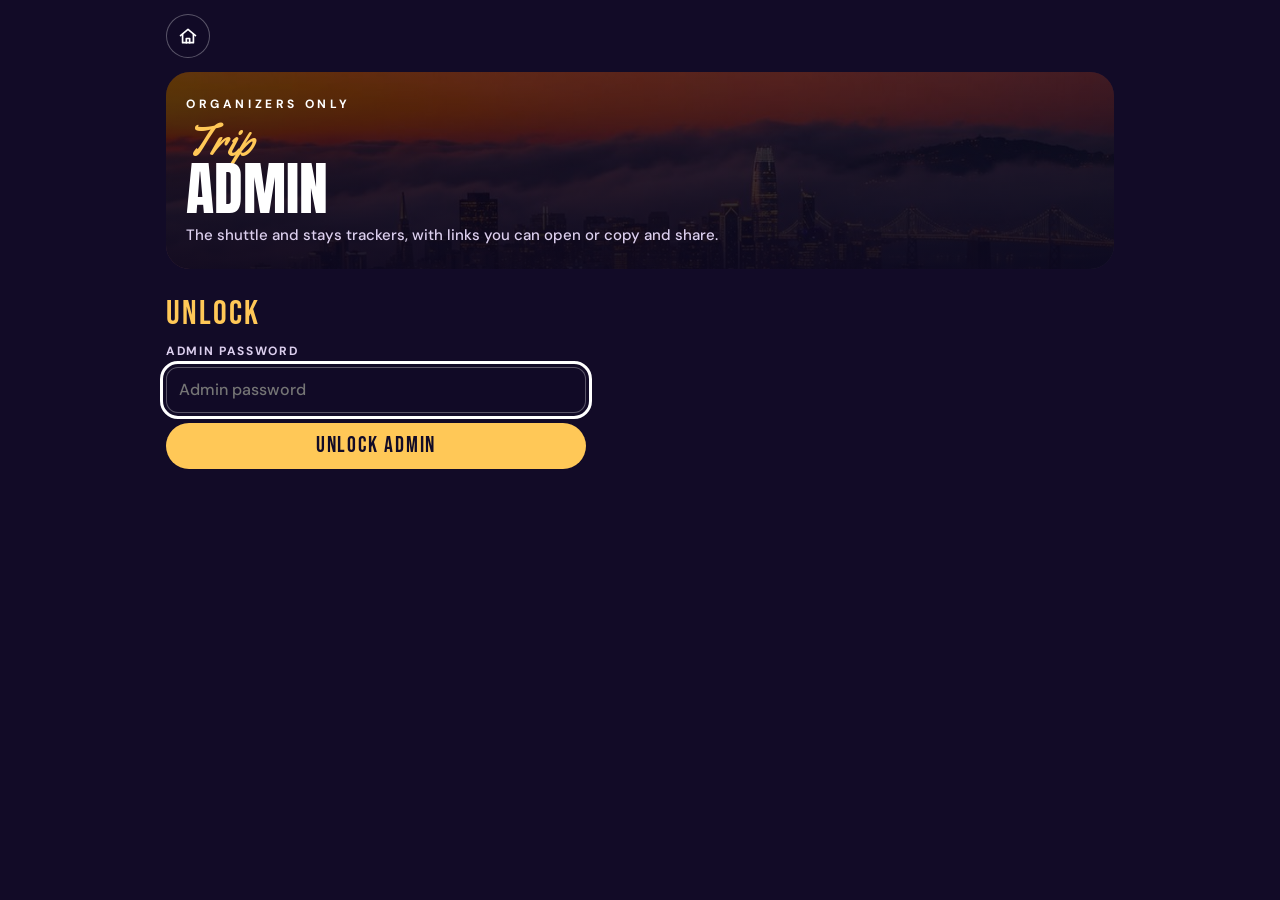
<file: admin/index.html>
<!DOCTYPE html>
<html lang="en">
<head>
<meta charset="utf-8">
<meta name="viewport" content="width=device-width, initial-scale=1, viewport-fit=cover">
<meta name="robots" content="noindex">
<meta name="referrer" content="no-referrer">
<meta name="theme-color" content="#120B27">
<title>Admin · Cousins Trip</title>
<link rel="icon" href="../icons/icon-192.png">
<link rel="stylesheet" href="../tracker.css">
<style>
  .alogin { display: grid; gap: 10px; max-width: 420px; }
  .alogin[hidden], #adminBody[hidden] { display: none; }
  .alogin label { font: 700 12px/1 DM; letter-spacing: .14em; text-transform: uppercase; color: var(--mute); }
  .aerr { font: 700 14px/1.3 DM; color: var(--coral); min-height: 1.3em; }
  .acards { display: grid; gap: 12px; grid-template-columns: repeat(auto-fill, minmax(280px, 1fr)); }
  .acard { padding: 16px; border-radius: 18px; background: rgba(255,255,255,.06); border: 1.5px solid rgba(255,200,87,.45); display: flex; flex-direction: column; }
  .acard b { display: block; font: 400 30px/1 Bebas; letter-spacing: .05em; color: var(--gold); }
  .acard p { margin: 6px 0 14px; font: 500 14px/1.4 DM; color: var(--mute); flex: 1; }
  .arow { display: flex; gap: 8px; flex-wrap: wrap; }
  .arow .btn { text-decoration: none; display: inline-flex; align-items: center; }
  .lockrow { margin-top: 18px; }
</style>
</head>
<body>
<div class="wrap">
  <div class="top">
    <a class="ibtn" href="../" aria-label="Back to the main trip site"><svg viewBox="0 0 24 24" fill="none" stroke="currentColor" stroke-width="2" stroke-linecap="round" stroke-linejoin="round" aria-hidden="true"><path d="M3 11.5 12 4l9 7.5"/><path d="M5.5 10v10h13V10"/><path d="M10 20v-5h4v5"/></svg></a>
  </div>
  <header class="hero">
    <div class="bg" style="background-image:url(../img/bg-view.jpg)"></div><div class="shade"></div>
    <div>
      <div class="kick">Organizers only</div>
      <div class="script">Trip</div>
      <div class="huge">Admin</div>
      <p class="lead">The shuttle and stays trackers, with links you can open or copy and share.</p>
    </div>
  </header>

  <section class="sec" aria-labelledby="hAdmin">
    <form id="adminForm" class="alogin" autocomplete="off">
      <h2 id="hAdmin">Unlock</h2>
      <label for="adminPass">Admin password</label>
      <input class="field" id="adminPass" type="password" autocapitalize="none" autocomplete="off" spellcheck="false" placeholder="Admin password">
      <button class="btn" type="submit">Unlock admin</button>
      <div class="aerr" id="adminErr" role="alert"></div>
    </form>

    <div id="adminBody" hidden>
      <h2>Trackers</h2>
      <p class="sub">This phone stays unlocked as admin until you lock it.</p>
      <div class="acards" id="adminCards"></div>
      <div class="lockrow"><button class="btn ghost small" id="adminLock" type="button">Lock admin on this phone</button></div>
    </div>
  </section>
</div>

<script src="../config.js"></script>
<script src="../tracker.js"></script>
<script>
(function () {
  const { C, $, store, adminBar, isAdmin } = window.TRK;
  const base = location.href.split('#')[0].split('?')[0].replace(/admin\/(index\.html)?$/, '');
  const items = [
    { name: 'Stays tracker', path: 'stays/', what: 'House options with photos, votes and a side-by-side comparison.' },
    { name: 'Shuttle tracker', path: 'shuttle/', what: 'Shuttle quotes side by side, with the pickup window from everyone’s flights.' }
  ];
  const ahash = s => { let h = 2166136261 >>> 0; for (const c of s) { h ^= c.charCodeAt(0); h = Math.imul(h, 16777619) >>> 0; } return h.toString(36); };
  let barShown = false;
  function render() {
    const ok = isAdmin();
    $('adminForm').hidden = ok; $('adminBody').hidden = !ok;
    if (!ok) return;
    $('adminCards').innerHTML = items.map(t => '<div class="acard"><b>' + t.name + '</b><p>' + t.what + '</p><div class="arow">' +
      '<a class="btn small" href="' + base + t.path + '">Open</a>' +
      '<button type="button" class="btn small ghost" data-copy="' + base + t.path + '">Copy link</button></div></div>').join('');
    if (!barShown) { adminBar('admin'); barShown = true; }
  }
  $('adminCards').addEventListener('click', e => {
    const b = e.target.closest('[data-copy]'); if (!b) return;
    const url = b.dataset.copy;
    (navigator.clipboard ? navigator.clipboard.writeText(url) : Promise.reject()).then(() => { b.textContent = 'Copied!'; setTimeout(() => { b.textContent = 'Copy link'; }, 1600); })
      .catch(() => prompt('Copy this link:', url));
  });
  $('adminForm').addEventListener('submit', e => {
    e.preventDefault();
    if (C.adminHash && ahash($('adminPass').value.trim().toLowerCase()) === C.adminHash) { store.set('cousins-admin', C.adminHash); if (C.passcodeHash) store.set('cousins-pass', C.passcodeHash); $('adminPass').value = ''; $('adminErr').textContent = ''; render(); }
    else { $('adminErr').textContent = 'That’s not the admin password.'; $('adminPass').select(); }
  });
  $('adminLock').addEventListener('click', () => { store.del('cousins-admin'); location.reload(); });
  render();
  if (!isAdmin()) setTimeout(() => $('adminPass').focus(), 80);
})();
</script>
</body>
</html>
</file>
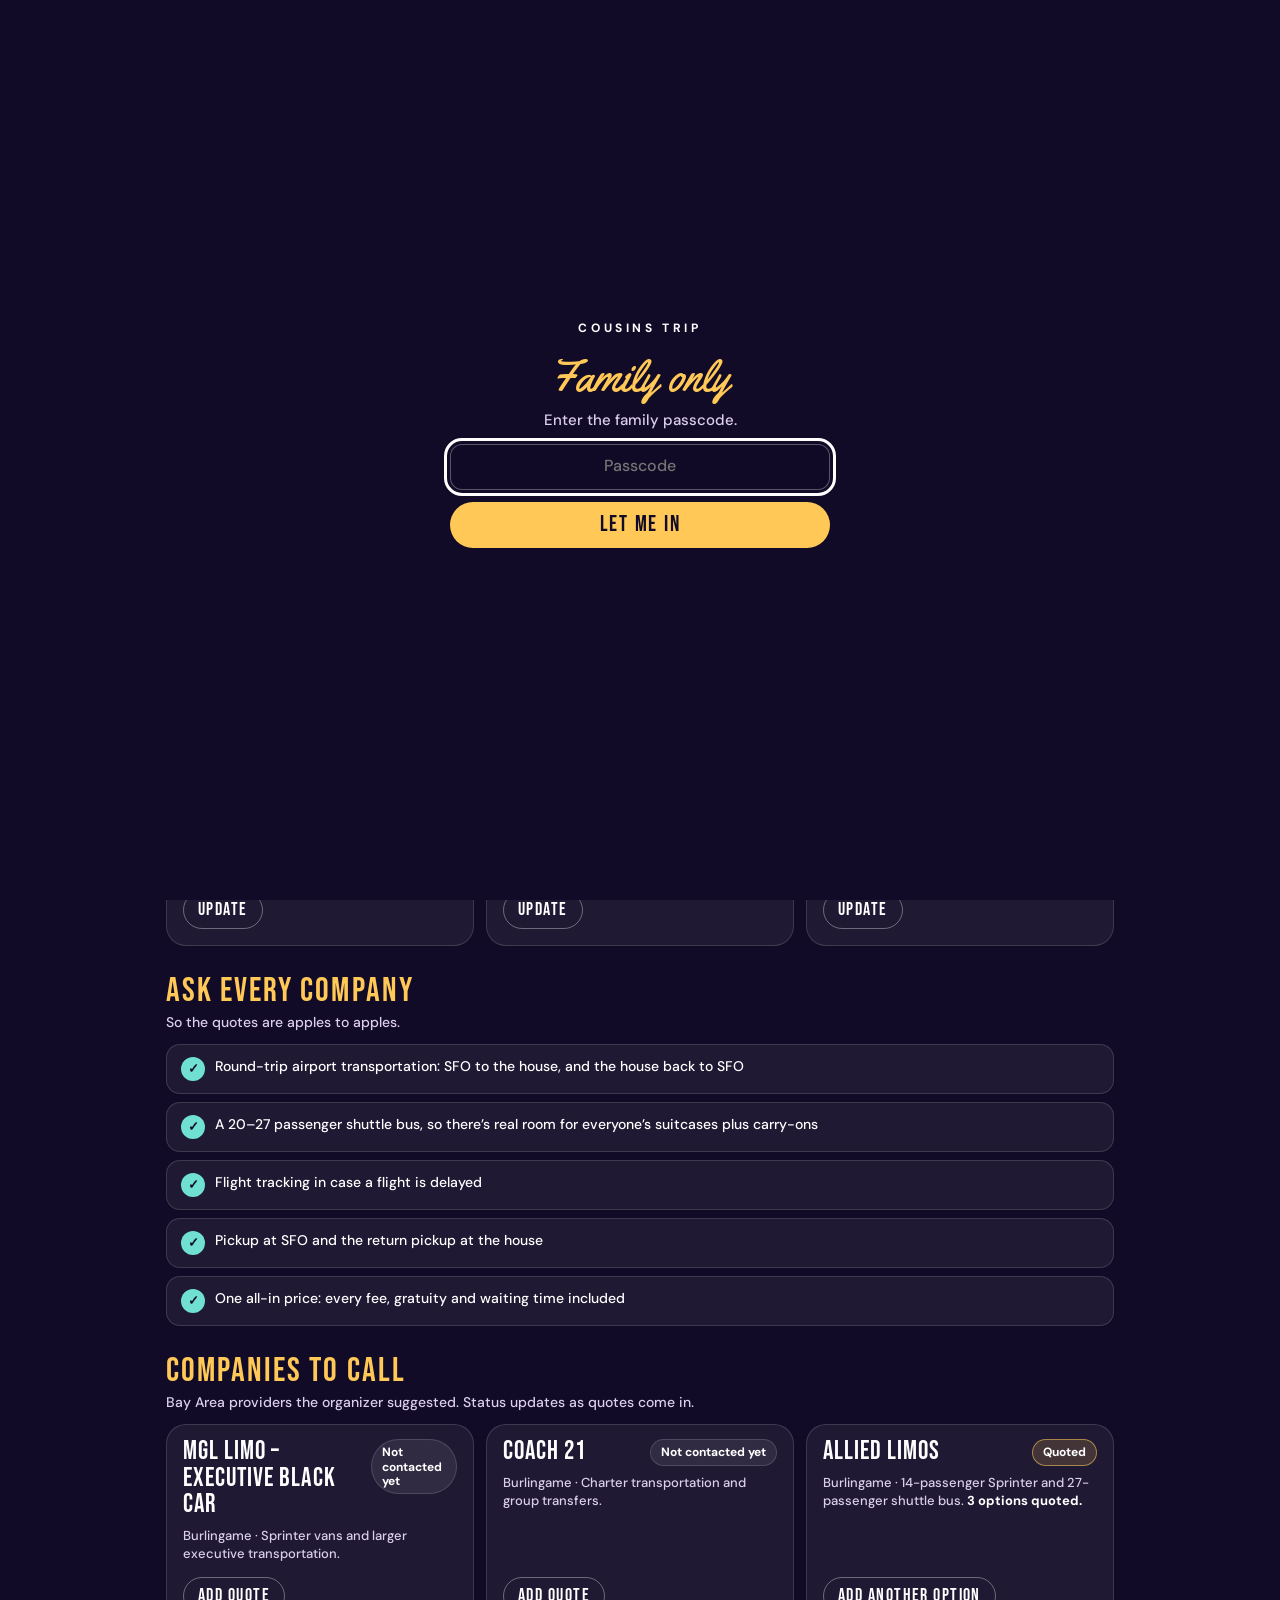
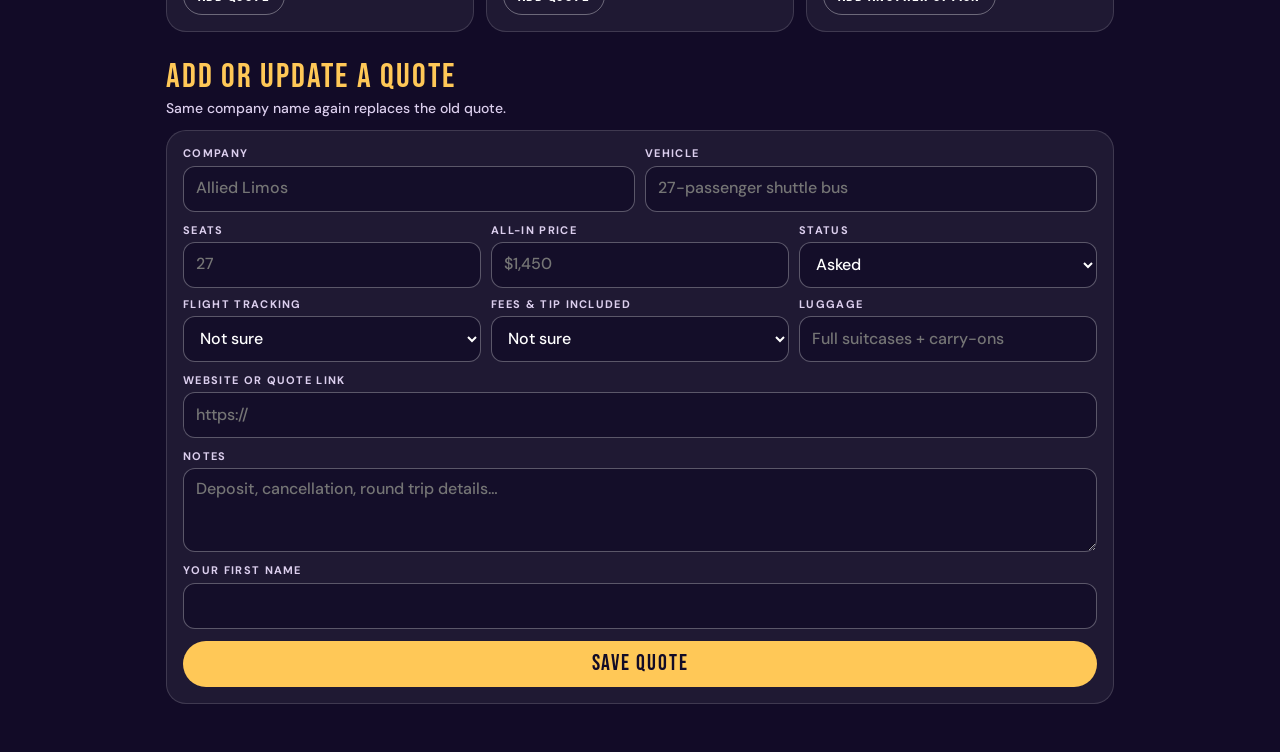
<file: shuttle/index.html>
<!DOCTYPE html>
<html lang="en">
<head>
<meta charset="utf-8">
<meta name="viewport" content="width=device-width, initial-scale=1, viewport-fit=cover">
<meta name="robots" content="noindex">
<meta name="theme-color" content="#120B27">
<title>Shuttle Tracker · Cousins Trip</title>
<link rel="icon" href="../icons/icon-192.png">
<link rel="stylesheet" href="../tracker.css">
<style>
  .window { padding: 18px; border-radius: 20px; background: linear-gradient(135deg, #FFC857, #FF9A45); color: #120B27; }
  .window b { display: block; font: 400 30px/1.02 Bebas; letter-spacing: .04em; }
  .window span { display: block; font: 500 15px/1.45 DM; margin-top: 6px; }
  .window .out { display: flex; flex-wrap: wrap; gap: 6px; margin-top: 10px; }
  .window .out i { flex-basis: 100%; font: 700 11px/1 DM; font-style: normal; letter-spacing: .14em; text-transform: uppercase; }
  .window .out em { font-style: normal; padding: 4px 9px; border-radius: 999px; background: rgba(18,11,39,.85); color: #fff; font: 700 12px/1.2 DM; }
  .checks { list-style: none; margin: 0; padding: 0; display: grid; gap: 8px; }
  .checks li { display: flex; gap: 10px; align-items: flex-start; padding: 12px 14px; border-radius: 14px; background: rgba(255,255,255,.06); border: 1.5px solid var(--line); font: 500 14px/1.4 DM; }
  .checks li::before { content: '\2713'; flex: none; width: 24px; height: 24px; border-radius: 50%; background: var(--teal); color: var(--night); display: grid; place-items: center; font: 700 13px/1 DM; }
  .co .status { align-self: flex-start; }
  .vehicle { font: 700 13px/1.3 DM; color: var(--teal); letter-spacing: .04em; }
</style>
</head>
<body>
<div class="wrap">
  <div class="top">
    <a class="ibtn" href="../" aria-label="Back to the main trip site"><svg viewBox="0 0 24 24" fill="none" stroke="currentColor" stroke-width="2" stroke-linecap="round" stroke-linejoin="round" aria-hidden="true"><path d="M3 11.5 12 4l9 7.5"/><path d="M5.5 10v10h13V10"/><path d="M10 20v-5h4v5"/></svg></a>
  </div>
  <header class="hero">
    <div class="bg" style="background-image:url(../img/bridge.jpg)"></div><div class="shade"></div>
    <div>
      <div class="kick">SFO to the house and back</div>
      <div class="script">Shuttle</div>
      <div class="huge">Tracker</div>
      <p class="lead">One ride for the whole crew. Collect quotes here, compare them side by side, and line pickups up with everyone’s flights.</p>
      <div class="sample" id="sampleTag" hidden>Saving quotes turns on once the tracker form is connected</div>
    </div>
  </header>

  <section class="sec" aria-labelledby="hWin">
    <h2 id="hWin">Shuttle window</h2>
    <p class="sub">From the flights everyone added on the main site. Book pickups around the biggest group.</p>
    <div id="window"></div>
  </section>

  <section class="sec" aria-labelledby="hQuotes">
    <h2 id="hQuotes">Quotes</h2>
    <div class="bar">
      <div class="seg" role="group" aria-label="View">
        <button type="button" id="vCards" aria-pressed="true">Cards</button><button type="button" id="vCompare" aria-pressed="false">Compare</button>
      </div>
      <button class="btn small ghost" type="button" id="jumpAdd">+ Add a quote</button>
    </div>
    <div id="quotes"></div>
  </section>

  <section class="sec" aria-labelledby="hAsk">
    <h2 id="hAsk">Ask every company</h2>
    <p class="sub">So the quotes are apples to apples.</p>
    <ul class="checks">
      <li>Round-trip airport transportation: SFO to the house, and the house back to SFO</li>
      <li>A 20–27 passenger shuttle bus, so there’s real room for everyone’s suitcases plus carry-ons</li>
      <li>Flight tracking in case a flight is delayed</li>
      <li>Pickup at SFO and the return pickup at the house</li>
      <li>One all-in price: every fee, gratuity and waiting time included</li>
    </ul>
  </section>

  <section class="sec" aria-labelledby="hCos">
    <h2 id="hCos">Companies to call</h2>
    <p class="sub">Bay Area providers the organizer suggested. Status updates as quotes come in.</p>
    <div class="cards" id="companies"></div>
  </section>

  <section class="sec" aria-labelledby="hAdd" id="addSec">
    <h2 id="hAdd">Add or update a quote</h2>
    <p class="sub">Same company name again replaces the old quote.</p>
    <form class="form" id="qForm" novalidate>
      <div class="grid2">
        <label class="f">Company<input class="field" name="title" list="coList" required placeholder="Allied Limos"></label>
        <label class="f">Vehicle<input class="field" name="vehicle" placeholder="27-passenger shuttle bus"></label>
      </div>
      <datalist id="coList"></datalist>
      <div class="grid3">
        <label class="f">Seats<input class="field" name="seats" inputmode="numeric" placeholder="27"></label>
        <label class="f">All-in price<input class="field" name="total" inputmode="decimal" placeholder="$1,450"></label>
        <label class="f">Status<select class="field" name="status"><option>Asked</option><option>Quoted</option><option>Booked</option><option>Passed</option></select></label>
        <label class="f">Flight tracking<select class="field" name="tracking"><option value="">Not sure</option><option>Yes</option><option>No</option></select></label>
        <label class="f">Fees &amp; tip included<select class="field" name="fees"><option value="">Not sure</option><option>Yes</option><option>No</option></select></label>
        <label class="f">Luggage<input class="field" name="luggage" placeholder="Full suitcases + carry-ons"></label>
      </div>
      <label class="f">Website or quote link<input class="field" name="link" type="url" inputmode="url" placeholder="https://"></label>
      <label class="f">Notes<textarea class="field" name="notes" placeholder="Deposit, cancellation, round trip details…"></textarea></label>
      <label class="f">Your first name<input class="field" name="name" autocomplete="given-name"></label>
      <button class="btn" type="submit">Save quote</button>
    </form>
  </section>
</div>

<script src="../config.js"></script>
<script src="../tracker.js"></script>
<script>
(function () {
  const { $, esc, store, connected, load, submit, pop, gate, adminBar, C } = window.TRK;
  gate(); adminBar('shuttle');

  const COMPANIES = [
    { title: 'MGL Limo – Executive Black Car', where: 'Burlingame', what: 'Sprinter vans and larger executive transportation.' },
    { title: 'Coach 21', where: 'Burlingame', what: 'Charter transportation and group transfers.' },
    { title: 'Allied Limos', where: 'Burlingame', what: '14-passenger Sprinter and 27-passenger shuttle bus.' }
  ];
  // Quotes the admin entered by hand (from the napkin notes). Form entries with the same title replace these.
  // Admin-entered quotes now live in config.js (trackers.adminQuotes) so the Flights screen can use them too
  const ADMIN_QUOTES = ((C.trackers || {}).adminQuotes) || [];
  let quotes = [], view = 'cards';
  const key = s => String(s || '').toLowerCase().replace(/[^a-z0-9]/g, '');
  // Only plain single amounts ("$1,450" or "$535 total") count for "lowest"; hourly or split prices aren't comparable
  const money = s => { const m = String(s || '').trim().match(/^\$?\s*([\d,]+(?:\.\d+)?)\s*(?:total|all in)?$/i); return m ? parseFloat(m[1].replace(/,/g, '')) : null; };
  const statusChip = s => '<span class="chip status ' + ({ Booked: 'teal', Quoted: 'gold', Passed: 'coral' }[s] || '') + '">' + esc(s || 'Not contacted yet') + '</span>';
  const yn = v => v === 'Yes' ? '<span class="chip teal">✓ ' : v === 'No' ? '<span class="chip coral">✗ ' : '<span class="chip">? ';

  function latestByCompany(rows) {
    const m = new Map(); rows.forEach(r => { if (r.title) m.set(key(r.title), r); }); return [...m.values()];
  }
  function renderQuotes() {
    const box = $('quotes');
    if (!quotes.length) { box.innerHTML = '<div class="empty">No quotes yet. Call a company below, then add what they said.</div>'; return; }
    const sorted = quotes.slice().sort((a, b) => (money(a.total) ?? 1e9) - (money(b.total) ?? 1e9));
    const comparable = sorted.filter(q => money(q.total) != null);
    const cheapest = comparable.length > 1 ? comparable[0] : null;
    if (view === 'cards') {
      box.innerHTML = '<div class="cards">' + sorted.map(q => '<article class="card' + (q.status === 'Booked' ? ' pick' : '') + '"><div class="body">' +
        '<div style="display:flex;justify-content:space-between;gap:8px;align-items:flex-start"><h3>' + esc(q.title) + '</h3>' + statusChip(q.status) + '</div>' +
        (q.vehicle ? '<div class="vehicle">' + esc(q.vehicle) + (q.seats ? ' · ' + esc(q.seats) + (/^\d+$/.test(q.seats) ? ' seats' : '') : '') + '</div>' : '') +
        (q.total ? '<div class="price">' + esc(q.total) + ' <small>' + (q.fees === 'Yes' ? 'all in' : q.fees === 'No' ? 'before tip &amp; tax' : '') + (q === cheapest && quotes.filter(x => money(x.total) != null).length > 1 ? ' · lowest' : '') + '</small></div>' : '') +
        '<div class="chips">' + yn(q.tracking) + 'Flight tracking</span>' + yn(q.fees) + 'Fees &amp; tip included</span>' + (q.luggage ? '<span class="chip">' + esc(q.luggage) + '</span>' : '') + '</div>' +
        (q.notes ? '<div class="note">' + esc(q.notes) + '</div>' : '') +
        '<div class="actions">' + (q.link ? '<a class="btn small ghost" href="' + esc(q.link) + '" target="_blank" rel="noopener">Website ↗</a>' : '') +
        '<button class="btn small ghost" type="button" data-edit="' + esc(q.title) + '">Update</button></div></div></article>').join('') + '</div>';
    } else {
      const rows = [['Status', q => statusChip(q.status)], ['Vehicle', q => esc(q.vehicle || '—')], ['Seats', q => esc(q.seats || '—')],
        ['Price', q => esc(q.total || '—'), q => cheapest && q === cheapest],
        ['Flight tracking', q => esc(q.tracking || 'Not sure'), q => q.tracking === 'Yes'], ['Fees &amp; tip incl.', q => esc(q.fees || 'Not sure'), q => q.fees === 'Yes'],
        ['Luggage', q => esc(q.luggage || '—')], ['Notes', q => esc(q.notes || '—')]];
      box.innerHTML = '<div class="cmpwrap"><table class="cmp"><tr><th scope="row">Company</th>' + sorted.map(q => '<td class="name">' + esc(q.title) + '</td>').join('') + '</tr>' +
        rows.map(([label, f, best]) => '<tr><th scope="row">' + label + '</th>' + sorted.map(q => '<td' + (best && best(q) ? ' class="best"' : '') + '>' + f(q) + '</td>').join('') + '</tr>').join('') + '</table></div>' +
        '<p class="note">Gold marks the lowest price and the yeses you want.</p>';
    }
  }
  function renderCompanies() {
    const rank = { Booked: 3, Quoted: 2, Asked: 1 };
    $('companies').innerHTML = COMPANIES.map(c => { const ck = key(c.title.split(' – ')[0]); const mine = quotes.filter(x => key(x.title).startsWith(ck)); const q = mine.sort((a, b) => (rank[b.status] || 0) - (rank[a.status] || 0))[0];
      const n = mine.length;
      return '<article class="card co"><div class="body"><div style="display:flex;justify-content:space-between;gap:8px;align-items:flex-start"><h3>' + esc(c.title) + '</h3>' + statusChip(q && q.status) + '</div>' +
        '<div class="meta">' + esc(c.where) + ' · ' + esc(c.what) + (n ? ' <b style="color:#fff">' + n + ' option' + (n > 1 ? 's' : '') + ' quoted.</b>' : '') + '</div><div class="actions"><button class="btn small ghost" type="button" data-edit="' + esc(c.title) + '">' + (n ? 'Add another option' : 'Add quote') + '</button></div></div></article>'; }).join('');
    $('coList').innerHTML = COMPANIES.map(c => '<option value="' + esc(c.title) + '">').join('');
  }
  function edit(title) {
    const f = $('qForm').elements, q = quotes.find(x => key(x.title) === key(title));
    f.title.value = title;
    ['vehicle', 'seats', 'total', 'luggage', 'link', 'notes'].forEach(k => { f[k].value = q ? (q[k] || '') : ''; });
    ['status', 'tracking', 'fees'].forEach(k => { f[k].value = q ? (q[k] || '') : (k === 'status' ? 'Asked' : ''); });
    $('addSec').scrollIntoView({ behavior: 'smooth', block: 'start' }); setTimeout(() => f.vehicle.focus({ preventScroll: true }), 500);
  }
  document.addEventListener('click', e => { const b = e.target.closest('[data-edit]'); if (b) edit(b.dataset.edit); });
  $('jumpAdd').addEventListener('click', () => { $('qForm').reset(); $('addSec').scrollIntoView({ behavior: 'smooth' }); setTimeout(() => $('qForm').elements.title.focus({ preventScroll: true }), 500); });
  const setView = v => { view = v; $('vCards').setAttribute('aria-pressed', v === 'cards'); $('vCompare').setAttribute('aria-pressed', v === 'compare'); renderQuotes(); };
  $('vCards').addEventListener('click', () => setView('cards')); $('vCompare').addEventListener('click', () => setView('compare'));
  const saved = store.get('cousins-name'); if (saved) $('qForm').elements.name.value = saved;

  $('qForm').addEventListener('submit', e => {
    e.preventDefault();
    const f = Object.fromEntries(new FormData(e.target).entries());
    if (!f.title.trim()) { pop({ kind: 'err', title: 'Company first', msg: 'Add the company name so the quote has a home.' }); return; }
    if (!connected) { pop({ kind: 'dup', title: 'Preview mode', msg: 'The tracker form isn’t connected yet, so this quote wasn’t saved.' }); return; }
    const existing = quotes.find(q => key(q.title) === key(f.title));
    const send = () => submit(Object.assign({ tracker: 'Shuttle quote' }, f)).then(() => {
      if (f.name) store.set('cousins-name', f.name.trim());
      const q = Object.assign({ tracker: 'Shuttle quote' }, f); quotes = quotes.filter(x => key(x.title) !== key(f.title)).concat(q); renderQuotes(); renderCompanies();
      pop({ kind: 'ok', title: existing ? 'Quote updated' : 'Quote saved', msg: f.title + ' is on the board. Everyone sees it in a minute or two.' });
      e.target.reset(); if (f.name) e.target.elements.name.value = f.name;
    }).catch(() => pop({ kind: 'err', title: 'Didn’t send', msg: 'Check your connection and try again.' }));
    if (existing) pop({ kind: 'dup', title: 'Already have one', msg: 'There’s already a quote for ' + existing.title + '. Saving replaces it.', buttons: [{ label: 'Replace it', onClick: send }, { label: 'Cancel', ghost: true }] });
    else send();
  });

  /* shuttle window from the flights sheet */
  const DAYS = ['Wed Jul 21', 'Thu Jul 22', 'Fri Jul 23', 'Sat Jul 24', 'Sun Jul 25', 'Mon Jul 26'];
  const dayIdx = d => { const m = String(d || '').match(/(?:\b7\/|\b)(2[1-6])\b/); return m ? +m[1] - 21 : -1; };
  const mins = t => { const m = String(t || '').trim().toLowerCase().match(/^(\d{1,2})(?::(\d{2}))?\s*(am|pm|a|p)?/); if (!m) return null; let h = +m[1], mi = +(m[2] || 0); if (m[3]) { const pm = m[3][0] === 'p'; if (h === 12) h = 0; if (pm) h += 12; } return h * 60 + mi; };
  const clock = x => { x = ((x % 1440) + 1440) % 1440; let h = Math.floor(x / 60), m = x % 60, ap = h >= 12 ? 'PM' : 'AM'; h = h % 12 || 12; return h + ':' + String(m).padStart(2, '0') + ' ' + ap; };
  function flights() {
    const F = C.flights || {}; if (!F.csv) return Promise.resolve([]);
    return fetch(F.csv + (F.csv.includes('?') ? '&' : '?') + 't=' + Date.now()).then(r => r.text()).then(t => {
      const lines = t.split(/\r?\n/).filter(Boolean); if (!lines.length) return [];
      const split = l => { const out = []; let cur = '', q = false; for (let i = 0; i < l.length; i++) { const c = l[i]; if (q) { if (c === '"') { if (l[i + 1] === '"') { cur += '"'; i++; } else q = false; } else cur += c; } else if (c === '"') q = true; else if (c === ',') { out.push(cur); cur = ''; } else cur += c; } out.push(cur); return out; };
      const head = split(lines[0]).map(h => h.trim().toLowerCase());
      const col = p => head.findIndex(h => h.startsWith(p));
      const ci = { name: col('first name'), ap: col('arriving airport'), d: col('arrival date'), t: col('arrival time') };
      const latest = new Map();
      lines.slice(1).forEach(l => { const r = split(l); const n = (r[ci.name] || '').trim(); if (n) latest.set(n.toLowerCase(), { name: n, ap: ((r[ci.ap] || '').toUpperCase().match(/SFO|OAK|SJC/) || [''])[0], d: dayIdx(r[ci.d]), t: mins(r[ci.t]) }); });
      return [...latest.values()].filter(x => x.ap && x.d >= 0 && x.t != null);
    }).catch(() => []);
  }
  function renderWindow(list) {
    if (!list.length) { $('window').innerHTML = '<div class="empty">No flights added yet. As family add their flights on the main site, the best pickup window shows up here.</div>'; return; }
    const items = list.map(x => Object.assign(x, { abs: x.d * 1440 + x.t })).sort((a, b) => a.abs - b.abs);
    const groups = [];
    items.forEach(x => { const g = groups.find(g => g.ap === x.ap && g.d === x.d && x.abs - g.first <= 90); if (g) { g.items.push(x); g.last = x.abs; } else groups.push({ ap: x.ap, d: x.d, first: x.abs, last: x.abs, items: [x] }); });
    const best = groups.slice().sort((a, b) => b.items.length - a.items.length || a.first - b.first)[0];
    const out = []; groups.forEach(g => { if (g !== best) g.items.forEach(x => out.push(x.name + ' (' + g.ap + ', ' + DAYS[g.d].replace(/ Jul /, ' ') + ' ' + clock(x.t) + ')')); });
    $('window').innerHTML = '<div class="window"><b>' + best.ap + ', ' + DAYS[best.d] + ', ' + clock(best.first) + (best.last > best.first ? '–' + clock(best.last) : '') + '</b>' +
      '<span>' + (out.length ? 'One shuttle here covers ' + esc(best.items.map(x => x.name).join(', ')) + '. Tell companies the last landing time, plus about 30 minutes for bags.' : 'Everyone so far lands in this window, so one shuttle can bring the whole crew. Ask for pickup about 30 minutes after the last landing.') + '</span>' +
      (out.length ? '<div class="out"><i>Outside the window</i>' + out.map(o => '<em>' + esc(o) + '</em>').join('') + '</div>' : '') + '</div>';
  }

  load().then(rows => {
    $('sampleTag').hidden = connected;
    quotes = latestByCompany(ADMIN_QUOTES.concat((rows || []).filter(r => /shuttle/i.test(r.tracker || ''))));
    renderQuotes(); renderCompanies();
  }).catch(() => { quotes = latestByCompany(ADMIN_QUOTES); renderQuotes(); renderCompanies(); });
  renderQuotes(); renderCompanies();
  flights().then(renderWindow);
})();
</script>
</body>
</html>
</file>
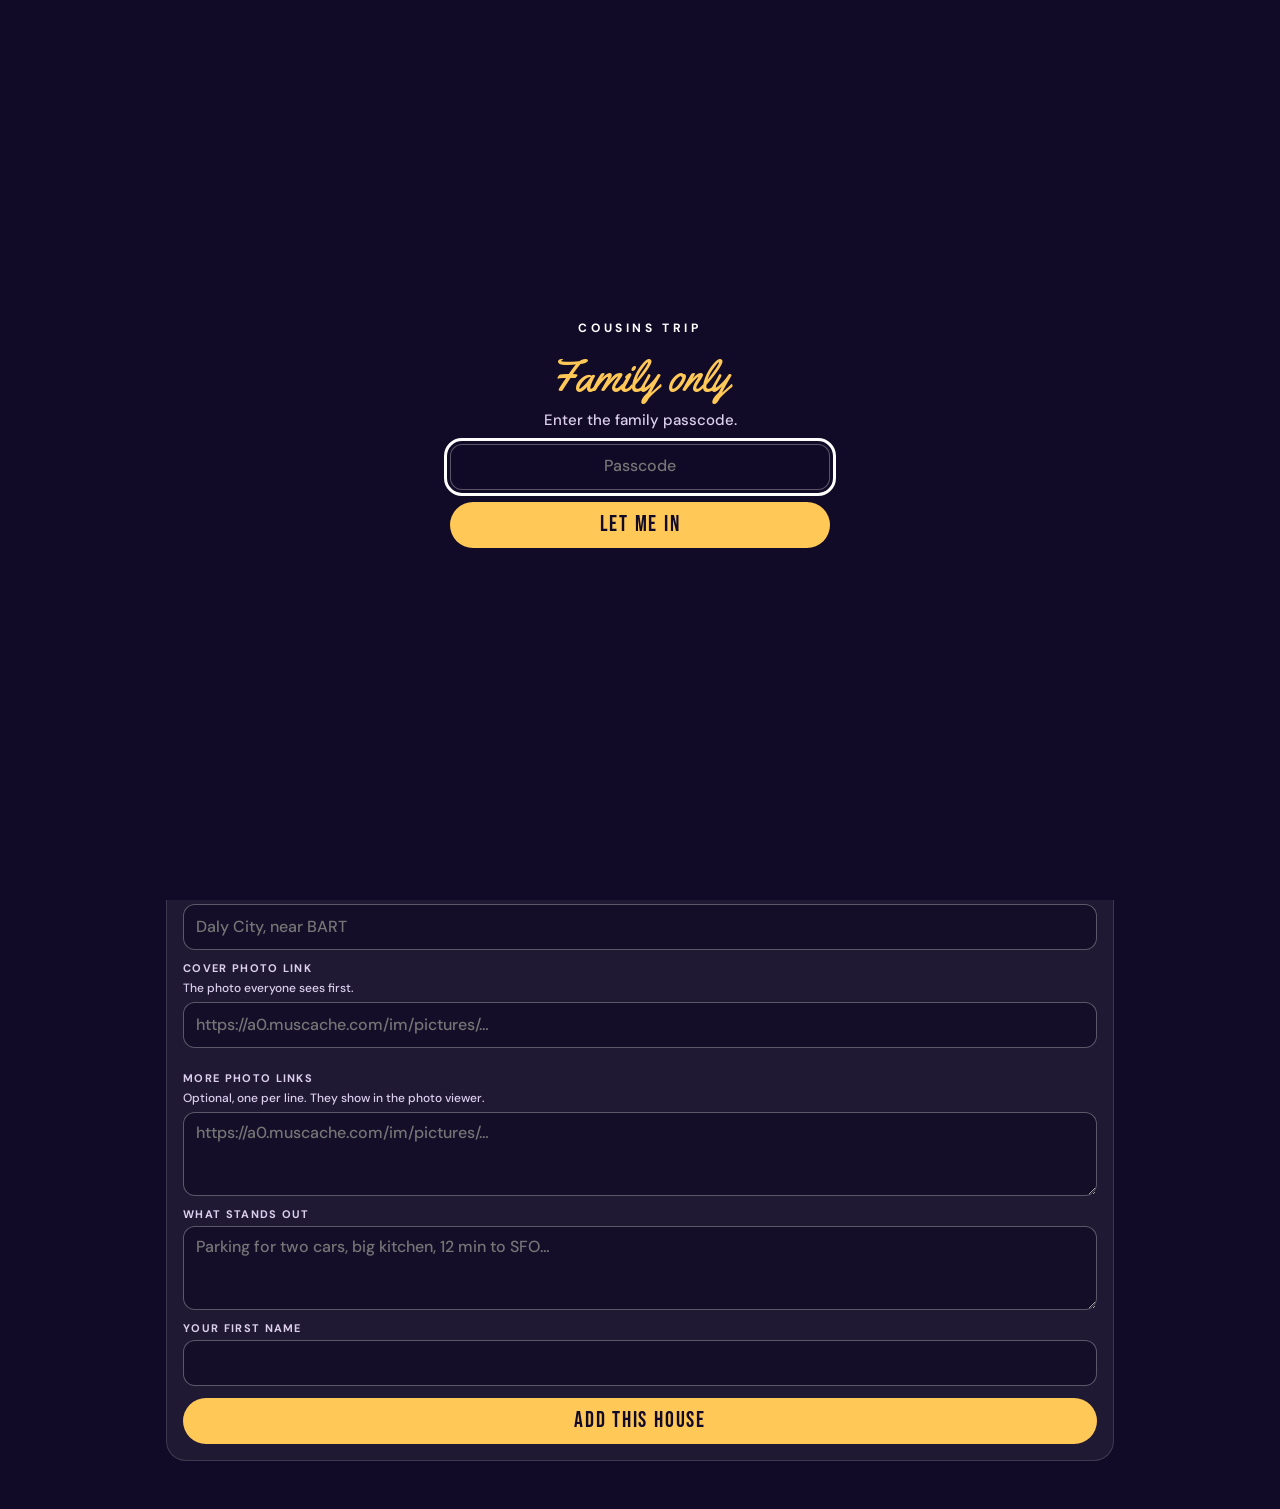
<file: stays/index.html>
<!DOCTYPE html>
<html lang="en">
<head>
<meta charset="utf-8">
<meta name="viewport" content="width=device-width, initial-scale=1, viewport-fit=cover">
<meta name="robots" content="noindex">
<meta name="referrer" content="no-referrer">
<meta name="theme-color" content="#120B27">
<title>Stays Tracker · Cousins Trip</title>
<link rel="icon" href="../icons/icon-192.png">
<link rel="stylesheet" href="../tracker.css">
<style>
  .shot { position: relative; aspect-ratio: 3 / 2; background: linear-gradient(135deg, #2a1d4a, #120B27); border: 0; padding: 0; width: 100%; cursor: zoom-in; display: block; }
  .shot img { width: 100%; height: 100%; object-fit: cover; display: block; }
  .cmpshot { display: block; width: 150px; height: 100px; padding: 0; border: 0; border-radius: 10px; background: #2a1d4a center / cover no-repeat; cursor: zoom-in; }
  .cmpshot:focus-visible { outline: 3px solid #fff; outline-offset: 2px; }
  .shot .ph { position: absolute; inset: 0; display: grid; place-items: center; color: var(--mute); font: 700 13px/1.3 DM; text-align: center; padding: 12px; }
  .shot .count { position: absolute; right: 10px; bottom: 10px; padding: 5px 10px; border-radius: 999px; background: rgba(11,7,24,.85); font: 700 12px/1 DM; color: #fff; }
  .votes { display: flex; align-items: center; gap: 8px; font: 700 13px/1.3 DM; color: var(--mute); }
  .votes b { font: 400 30px/1 Bebas; color: var(--gold); }
  .lead-badge { position: absolute; left: 10px; top: 10px; padding: 6px 10px; border-radius: 999px; background: var(--gold); color: var(--night); font: 700 12px/1 DM; letter-spacing: .06em; }
  .leader { position: relative; display: grid; grid-template-columns: 120px 1fr; gap: 14px; align-items: center; margin: 0 0 14px; padding: 12px; border-radius: 20px;
            background: linear-gradient(135deg, #FFC857, #FF9A45); color: var(--night); border: 0; width: 100%; text-align: left; cursor: pointer; }
  .leader .lp { width: 120px; aspect-ratio: 3 / 2; border-radius: 12px; background: rgba(18,11,39,.25) center / cover no-repeat; display: grid; place-items: center; font: 700 12px/1 DM; }
  .leader i { display: block; font: 700 11px/1 DM; font-style: normal; letter-spacing: .16em; }
  .leader b { display: block; font: 400 28px/1.02 Bebas; letter-spacing: .03em; margin: 4px 0; }
  .leader span { font: 600 13px/1.35 DM; }
  .preview { display: grid; grid-template-columns: 120px 1fr; gap: 12px; align-items: center; padding: 10px; border-radius: 14px; background: rgba(255,255,255,.06); border: 1.5px solid var(--line); }
  .preview img { width: 120px; aspect-ratio: 3 / 2; object-fit: cover; border-radius: 10px; display: block; }
  .cmpbar { position: sticky; bottom: 12px; z-index: 5; display: flex; justify-content: center; margin-top: 14px; }
  body.admin .cmpbar { bottom: 84px; }
  /* in-page photo viewer */
  .viewer { position: fixed; inset: 0; z-index: 65; background: rgba(5,3,14,.96); display: flex; flex-direction: column; }
  .vhead { display: flex; align-items: center; justify-content: space-between; gap: 10px; padding: calc(12px + env(safe-area-inset-top)) 14px 10px; }
  .vhead b { font: 400 24px/1.05 Bebas; letter-spacing: .04em; color: #fff; overflow: hidden; text-overflow: ellipsis; white-space: nowrap; }
  .vtrack { flex: 1; display: flex; overflow-x: auto; scroll-snap-type: x mandatory; }
  .vtrack figure { flex: 0 0 100%; margin: 0; scroll-snap-align: center; display: grid; place-items: center; padding: 8px; }
  .vtrack img { max-width: 100%; max-height: 100%; object-fit: contain; border-radius: 10px; }
  .vfoot { padding: 10px 14px calc(14px + env(safe-area-inset-bottom)); display: flex; justify-content: space-between; align-items: center; gap: 10px; color: var(--mute); font: 700 13px/1 DM; }
</style>
</head>
<body>
<div class="wrap">
  <div class="top">
    <a class="ibtn" href="../" aria-label="Back to the main trip site"><svg viewBox="0 0 24 24" fill="none" stroke="currentColor" stroke-width="2" stroke-linecap="round" stroke-linejoin="round" aria-hidden="true"><path d="M3 11.5 12 4l9 7.5"/><path d="M5.5 10v10h13V10"/><path d="M10 20v-5h4v5"/></svg></a>
  </div>
  <header class="hero">
    <div class="bg" style="background-image:url(../img/bg-rsvp.jpg)"></div><div class="shade"></div>
    <div>
      <div class="kick">Where we’ll stay</div>
      <div class="script">Pick the</div>
      <div class="huge">House</div>
      <p class="lead">Drop an Airbnb link, vote for your favorites, and stack the options side by side.</p>
      <div class="sample" id="sampleTag" hidden>Adding houses and voting turn on once the tracker form is connected</div>
    </div>
  </header>

  <section class="sec" aria-labelledby="hList">
    <h2 id="hList">The options</h2>
    <div class="bar">
      <div class="seg" role="group" aria-label="View">
        <button type="button" id="vCards" aria-pressed="true">Cards</button><button type="button" id="vCompare" aria-pressed="false">Compare</button>
      </div>
      <div class="seg" role="group" aria-label="Sort">
        <button type="button" data-sort="votes" aria-pressed="true">Most votes</button><button type="button" data-sort="price" aria-pressed="false">Lowest price</button><button type="button" data-sort="beds" aria-pressed="false">Most beds</button>
      </div>
      <button class="btn small ghost" type="button" id="jumpAdd">+ Add a house</button>
    </div>
    <div id="leader"></div>
    <div id="list"></div>
    <div class="cmpbar" id="cmpBar" hidden><button class="btn" type="button" id="cmpGo"></button></div>
  </section>

  <section class="sec" aria-labelledby="hAdd" id="addSec">
    <h2 id="hAdd">Add a house</h2>
    <p class="sub">Paste the Airbnb link and the key details so we can compare. Airbnb doesn’t let other sites pull its photos, so paste photo links too (easiest from a computer: right-click a photo, then Copy Image Address).</p>
    <form class="form" id="sForm" novalidate>
      <label class="f">Airbnb link<input class="field" name="link" type="url" inputmode="url" placeholder="https://www.airbnb.com/rooms/…" required></label>
      <label class="f">House name<input class="field" name="title" placeholder="Vibrant 5BR home in Daly City" required></label>
      <div class="grid3">
        <label class="f">Price per night<input class="field" name="price" inputmode="decimal" placeholder="$450"></label>
        <label class="f">Total for the stay<input class="field" name="total" inputmode="decimal" placeholder="$2,100"></label>
        <label class="f">Sleeps<input class="field" name="sleeps" inputmode="numeric" placeholder="10"></label>
        <label class="f">Bedrooms<input class="field" name="bedrooms" inputmode="numeric" placeholder="5"></label>
        <label class="f">Beds<input class="field" name="beds" inputmode="numeric" placeholder="7"></label>
        <label class="f">Baths<input class="field" name="baths" inputmode="decimal" placeholder="3"></label>
      </div>
      <label class="f">Area<input class="field" name="area" placeholder="Daly City, near BART"></label>
      <label class="f">Cover photo link <span class="hint">The photo everyone sees first.</span><input class="field" name="photo" type="url" inputmode="url" placeholder="https://a0.muscache.com/im/pictures/…"></label>
      <div id="preview"></div>
      <label class="f">More photo links <span class="hint">Optional, one per line. They show in the photo viewer.</span><textarea class="field" name="photos" placeholder="https://a0.muscache.com/im/pictures/…"></textarea></label>
      <label class="f">What stands out<textarea class="field" name="notes" placeholder="Parking for two cars, big kitchen, 12 min to SFO…"></textarea></label>
      <label class="f">Your first name<input class="field" name="name" autocomplete="given-name"></label>
      <button class="btn" type="submit">Add this house</button>
    </form>
  </section>
</div>

<div class="viewer" id="viewer" role="dialog" aria-modal="true" aria-labelledby="vTitle" hidden>
  <div class="vhead"><b id="vTitle"></b><button class="btn small ghost" type="button" id="vClose">&#10005; Close</button></div>
  <div class="vtrack" id="vTrack" tabindex="0" aria-label="Photos, swipe to see more"></div>
  <div class="vfoot"><span id="vCount"></span><a class="btn small ghost" id="vOpen" target="_blank" rel="noopener">See it on Airbnb ↗</a></div>
</div>

<script src="../config.js"></script>
<script src="../tracker.js"></script>
<script>
(function () {
  const { $, esc, store, connected, load, submit, pop, askName, gate, adminBar, isAdmin } = window.TRK;
  const site = u => /vrbo\./i.test(u) ? 'VRBO' : /airbnb\./i.test(u) ? 'Airbnb' : 'Listing';
  gate(); adminBar('stays');

  let houses = [], view = 'cards', sortBy = 'votes';
  const picked = new Set();
  const lid = u => { const s = String(u || ''); const m = s.match(/airbnb\.[a-z.]+\/(?:h\/|rooms\/(?:plus\/)?)([\w-]+)/i); return m ? 'abnb:' + m[1].toLowerCase() : s.trim().toLowerCase().split(/[?#]/)[0].replace(/\/$/, ''); };
  const cleanLink = u => { const s = String(u || '').trim(); const m = s.match(/^(https?:\/\/[^?#]+)/i); return m ? m[1] : s; };
  const num = s => { const n = parseFloat(String(s || '').replace(/[^0-9.]/g, '')); return isNaN(n) ? null : n; };
  const sized = (u, w) => /muscache\.com/.test(u) ? u.split('?')[0] + '?im_w=' + w : u;
  const photosOf = h => [h.photo].concat(String(h.photos || '').split(/[\s,]+/)).map(s => (s || '').trim()).filter(s => /^https?:\/\//.test(s)).filter((v, i, a) => a.indexOf(v) === i);

  function build(rows) {
    const stays = new Map(), votes = new Map(), gone = new Set();
    rows.forEach(r => {
      const t = (r.tracker || '').toLowerCase();
      if ((t === 'stay remove' || t === 'stay removed') && r.link) { gone.add(lid(r.link)); return; }
      if ((t === 'stay restore') && r.link) { gone.delete(lid(r.link)); return; }
      if (t === 'stay' || t === 'stays' || t === 'house') { if (r.link) { const k = lid(r.link); stays.set(k, Object.assign({}, stays.get(k) || {}, r, { key: k })); } }
      else if (t.includes('vote') && r.link && r.name) votes.set(lid(r.link) + '|' + r.name.trim().toLowerCase(), r);
    });
    stays.forEach(h => { h.voters = []; });
    votes.forEach(v => { const h = stays.get(lid(v.link)); if (h && !/^(no|remove)/i.test(v.status || 'yes')) h.voters.push(v.name.trim()); });
    return [...stays.values()].filter(h => !gone.has(h.key));
  }
  function sorted() {
    const by = { votes: (a, b) => b.voters.length - a.voters.length || (num(a.price) ?? 1e9) - (num(b.price) ?? 1e9),
                 price: (a, b) => (num(a.price) ?? 1e9) - (num(b.price) ?? 1e9), beds: (a, b) => (num(b.beds) ?? 0) - (num(a.beds) ?? 0) };
    return houses.slice().sort(by[sortBy]);
  }
  const me = () => (store.get('cousins-name') || '').toLowerCase();
  function render() {
    const list = sorted(), box = $('list');
    if (!list.length) { box.innerHTML = '<div class="empty">No houses yet. Add the first one below.</div>'; updateBar(); renderLeader(); return; }
    const top = Math.max(...list.map(h => h.voters.length));
    if (view === 'cards') {
      box.innerHTML = '<div class="cards">' + list.map(h => {
        const ph = photosOf(h), mine = h.voters.some(v => v.toLowerCase() === me());
        return '<article class="card' + (picked.has(h.key) ? ' pick' : '') + '">' +
          '<button class="shot" type="button" data-view="' + esc(h.key) + '" aria-label="See photos of ' + esc(h.title || 'this house') + '">' +
            (ph[0] ? '<img src="' + esc(sized(ph[0], 720)) + '" alt="" loading="lazy" referrerpolicy="no-referrer">' : '<span class="ph">No photo yet</span>') +
            (top > 0 && h.voters.length === top ? '<span class="lead-badge">Family favorite</span>' : '') +
            (ph.length > 1 ? '<span class="count">' + ph.length + ' photos</span>' : '') + '</button>' +
          '<div class="body"><h3>' + esc(h.title || 'Untitled house') + '</h3>' +
            (h.area ? '<div class="meta">' + esc(h.area) + '</div>' : '') +
            (h.price || h.total ? '<div class="price">' + esc(h.price || h.total) + ' <small>' + (h.price ? 'a night' : 'total') + (h.price && h.total ? ' · ' + esc(h.total) + ' total' : '') + '</small></div>' : '') +
            '<div class="chips">' + [['sleeps', 'Sleeps '], ['bedrooms', '', ' bedrooms'], ['beds', '', ' beds'], ['baths', '', ' baths']].filter(([k]) => h[k]).map(([k, a, z]) => '<span class="chip gold">' + a + esc(h[k]) + (z || '') + '</span>').join('') + '</div>' +
            (h.notes ? '<div class="note">' + esc(h.notes) + '</div>' : '') +
            '<div class="votes"><b>' + h.voters.length + '</b>' + (h.voters.length ? esc(h.voters.join(', ')) : 'No votes yet') + '</div>' +
            '<div class="actions"><button class="btn small' + (mine ? ' on' : '') + '" type="button" data-vote="' + esc(h.key) + '" aria-pressed="' + mine + '">' + (mine ? '✓ Voted' : 'Vote') + '</button>' +
            '<button class="btn small ghost" type="button" data-pick="' + esc(h.key) + '" aria-pressed="' + picked.has(h.key) + '">' + (picked.has(h.key) ? '✓ Comparing' : '+ Compare') + '</button>' +
            '<a class="btn small ghost" href="' + esc(cleanLink(h.link)) + '" target="_blank" rel="noopener">' + site(h.link) + ' ↗</a>' +
            (isAdmin() ? '<button class="btn small ghost" type="button" data-remove="' + esc(h.key) + '">Remove</button>' : '') + '</div>' +
          '</div></article>'; }).join('') + '</div>';
    } else {
      const set = picked.size >= 2 ? list.filter(h => picked.has(h.key)) : list;
      const best = (k, hi) => { const v = set.map(h => num(h[k])).filter(x => x != null); return v.length > 1 ? (hi ? Math.max(...v) : Math.min(...v)) : null; };
      const rows = [['Photo', h => { const p = photosOf(h)[0]; return p ? '<button class="cmpshot" type="button" data-view="' + esc(h.key) + '" aria-label="See photos of ' + esc(h.title || 'this house') + '" style="background-image:url(&quot;' + esc(sized(p, 480)) + '&quot;)"></button>' : '—'; }],
        ['Votes', h => h.voters.length + (h.voters.length ? '<div class="note">' + esc(h.voters.join(', ')) + '</div>' : ''), 'votes'],
        ['Per night', h => esc(h.price || '—'), 'price'], ['Total', h => esc(h.total || '—'), 'total'],
        ['Sleeps', h => esc(h.sleeps || '—'), 'sleeps'], ['Bedrooms', h => esc(h.bedrooms || '—'), 'bedrooms'], ['Beds', h => esc(h.beds || '—'), 'beds'], ['Baths', h => esc(h.baths || '—'), 'baths'],
        ['Area', h => esc(h.area || '—')], ['Stands out', h => esc(h.notes || '—')],
        ['Listing', h => '<a href="' + esc(cleanLink(h.link)) + '" target="_blank" rel="noopener">' + site(h.link) + ' ↗</a>']];
      const hiKeys = { votes: 1, sleeps: 1, bedrooms: 1, beds: 1, baths: 1 }, bests = {};
      ['votes', 'price', 'total', 'sleeps', 'bedrooms', 'beds', 'baths'].forEach(k => { bests[k] = k === 'votes' ? (set.length > 1 ? Math.max(...set.map(h => h.voters.length)) : null) : best(k, hiKeys[k]); });
      const isBest = (h, k) => k && bests[k] != null && (k === 'votes' ? h.voters.length === bests[k] && bests[k] > 0 : num(h[k]) === bests[k]);
      box.innerHTML = (picked.size >= 2 ? '' : '<p class="note" style="margin:0 0 10px">Showing every house. Tap + Compare on 2 or more cards to stack just those.</p>') +
        '<div class="cmpwrap"><table class="cmp"><tr><th scope="row">House</th>' + set.map(h => '<td class="name">' + esc(h.title || 'Untitled') + '</td>').join('') + '</tr>' +
        rows.map(([label, f, k]) => '<tr><th scope="row">' + label + '</th>' + set.map(h => '<td' + (isBest(h, k) ? ' class="best"' : '') + '>' + f(h) + '</td>').join('') + '</tr>').join('') +
        '</table></div><p class="note">Gold marks the best in each row: lowest price, most room, most votes.</p>';
    }
    updateBar(); renderLeader();
  }
  function renderLeader() {
    const box = $('leader'); const ranked = houses.slice().sort((a, b) => b.voters.length - a.voters.length);
    const top = ranked[0]; if (!top || !top.voters.length) { box.innerHTML = ''; return; }
    const tied = ranked.filter(h => h.voters.length === top.voters.length);
    const ph = photosOf(top)[0];
    box.innerHTML = tied.length > 1
      ? '<div class="leader" style="cursor:default"><div class="lp">TIE</div><div><i>NECK AND NECK</i><b>' + esc(tied.map(h => h.title || 'Untitled').join(' vs ')) + '</b><span>' + top.voters.length + ' vote' + (top.voters.length > 1 ? 's' : '') + ' each. Your vote breaks the tie.</span></div></div>'
      : '<button type="button" class="leader" data-view="' + esc(top.key) + '"><div class="lp"' + (ph ? ' style="background-image:url(' + esc(sized(ph, 480)) + ')"' : '') + '>' + (ph ? '' : 'No photo') + '</div><div><i>FAMILY FAVORITE SO FAR</i><b>' + esc(top.title || 'Untitled house') + '</b><span>' + esc(top.voters.join(', ')) + (top.price ? ' · ' + esc(top.price) + ' a night' : '') + '</span></div></button>';
  }
  function updateBar() {
    $('cmpBar').hidden = !(view === 'cards' && picked.size >= 2);
    $('cmpGo').textContent = 'Compare ' + picked.size + ' side by side';
  }
  const setView = v => { view = v; $('vCards').setAttribute('aria-pressed', v === 'cards'); $('vCompare').setAttribute('aria-pressed', v === 'compare'); render(); };
  $('vCards').addEventListener('click', () => setView('cards')); $('vCompare').addEventListener('click', () => setView('compare'));
  $('cmpGo').addEventListener('click', () => { setView('compare'); $('hList').scrollIntoView({ behavior: 'smooth' }); });
  document.querySelectorAll('[data-sort]').forEach(b => b.addEventListener('click', () => { sortBy = b.dataset.sort; document.querySelectorAll('[data-sort]').forEach(x => x.setAttribute('aria-pressed', x === b)); render(); }));
  $('jumpAdd').addEventListener('click', () => { $('addSec').scrollIntoView({ behavior: 'smooth' }); setTimeout(() => $('sForm').elements.link.focus({ preventScroll: true }), 500); });

  /* voting: one per person per house; tap again to take it back */
  function vote(h) {
    askName(name => {
      const mine = h.voters.some(v => v.toLowerCase() === name.toLowerCase());
      const go = yes => {
        if (!connected) { pop({ kind: 'dup', title: 'Preview mode', msg: 'Voting turns on once the tracker form is connected.' }); return; }
        submit({ tracker: 'Stay vote', link: cleanLink(h.link), name, status: yes ? 'yes' : 'no' }).then(() => {
          h.voters = h.voters.filter(v => v.toLowerCase() !== name.toLowerCase()); if (yes) h.voters.push(name); render();
          pop({ kind: 'ok', title: yes ? 'Vote counted' : 'Vote removed', msg: yes ? 'Thanks, ' + name + '! You can vote for as many houses as you like.' : 'Your vote for ' + (h.title || 'this house') + ' is off.' });
        }).catch(() => pop({ kind: 'err', title: 'Didn’t send', msg: 'Check your connection and try again.' }));
      };
      if (mine) pop({ kind: 'dup', title: 'Already voted', msg: name + ', you already voted for ' + (h.title || 'this house') + '.', buttons: [{ label: 'Keep my vote' }, { label: 'Remove my vote', ghost: true, onClick: () => { setTimeout(() => go(false), 200); } }] });
      else go(true);
    });
  }
  document.addEventListener('click', e => {
    const v = e.target.closest('[data-vote]'), p = e.target.closest('[data-pick]'), s = e.target.closest('[data-view]'), rm = e.target.closest('[data-remove]');
    const find = k => houses.find(h => h.key === k);
    if (rm) { const h = find(rm.dataset.remove); if (h) pop({ kind: 'dup', title: 'Take this one down?', msg: (h.title || 'This house') + ' will disappear from the list for everyone.', buttons: [{ label: 'Keep it', ghost: true }, { label: 'Take it down', onClick: () => setTimeout(() => {
        submit({ tracker: 'Stay remove', link: cleanLink(h.link) }).then(() => { houses = houses.filter(x => x !== h); picked.delete(h.key); render(); pop({ kind: 'ok', title: 'Taken down', msg: (h.title || 'That house') + ' is off the list.' }); })
          .catch(() => pop({ kind: 'err', title: 'Didn’t send', msg: 'Check your connection and try again.' })); }, 200) }] }); }
    else if (v) vote(find(v.dataset.vote));
    else if (p) { const k = p.dataset.pick; picked.has(k) ? picked.delete(k) : picked.add(k); render(); }
    else if (s) openViewer(find(s.dataset.view));
  });

  /* photo viewer: stays on this page */
  let vBack;
  function openViewer(h) {
    const ph = photosOf(h); if (!ph.length) { pop({ kind: 'dup', title: 'No photos yet', msg: 'Add photo links to this house and they’ll show here.' }); return; }
    vBack = document.activeElement;
    $('vTitle').textContent = h.title || 'Photos';
    $('vTrack').innerHTML = ph.map((u, i) => '<figure><img src="' + esc(sized(u, 1200)) + '" alt="Photo ' + (i + 1) + ' of ' + ph.length + '" referrerpolicy="no-referrer"></figure>').join('');
    $('vOpen').href = cleanLink(h.link);
    const upd = () => { const i = Math.round($('vTrack').scrollLeft / Math.max(1, $('vTrack').clientWidth)); $('vCount').textContent = (i + 1) + ' of ' + ph.length + (ph.length > 1 ? ' · swipe for more' : ''); };
    $('vTrack').onscroll = upd; $('viewer').hidden = false; $('vTrack').scrollLeft = 0; upd(); document.body.style.overflow = 'hidden'; $('vClose').focus();
  }
  function closeViewer() { $('viewer').hidden = true; document.body.style.overflow = ''; vBack && vBack.focus(); }
  $('vClose').addEventListener('click', closeViewer);
  $('viewer').addEventListener('keydown', e => {
    if (e.key === 'Escape') closeViewer();
    if (e.key === 'ArrowRight' || e.key === 'ArrowLeft') { const t = $('vTrack'); t.scrollBy({ left: (e.key === 'ArrowRight' ? 1 : -1) * t.clientWidth, behavior: 'smooth' }); }
  });

  /* add a house: grab the cover photo from the link */
  const form = $('sForm'), F = form.elements;
  if (store.get('cousins-name')) F.name.value = store.get('cousins-name');
  // Duplicate check as soon as a link is pasted
  let lastLink = '';
  function checkLink() {
    const u = cleanLink(F.link.value); if (!/^https?:\/\//.test(u) || u === lastLink) return; lastLink = u;
    const dup = houses.find(h => h.key === lid(u));
    if (dup) pop({ kind: 'dup', title: 'Already added', msg: (dup.title || 'That house') + ' is already on the list' + (dup.name && dup.name !== 'Sample' ? ' (added by ' + dup.name + ')' : '') + '. Vote for it instead.', buttons: [{ label: 'See it', onClick: () => { setTimeout(() => openViewer(dup), 200); } }, { label: 'OK', ghost: true }] });
  }
  F.link.addEventListener('change', checkLink); F.link.addEventListener('paste', () => setTimeout(checkLink, 50)); F.link.addEventListener('blur', checkLink);
  // Live preview of the cover photo link
  function previewPhoto() {
    const u = F.photo.value.trim();
    if (!/^https?:\/\//.test(u)) { $('preview').innerHTML = ''; return; }
    $('preview').innerHTML = '<div class="preview"><img id="pvImg" src="' + esc(sized(u, 480)) + '" alt="Cover photo preview" referrerpolicy="no-referrer"><div class="note" id="pvNote">Loading the photo\u2026</div></div>';
    $('pvImg').onload = () => { $('pvNote').textContent = 'Looks good. This is the cover photo.'; };
    $('pvImg').onerror = () => { $('pvNote').textContent = 'That link isn\u2019t a photo. Copy the image address, not the page link.'; };
  }
  F.photo.addEventListener('input', previewPhoto); F.photo.addEventListener('paste', () => setTimeout(previewPhoto, 50));

  form.addEventListener('submit', e => {
    e.preventDefault();
    const f = Object.fromEntries(new FormData(form).entries());
    f.link = cleanLink(f.link);
    if (!f.name) f.name = store.get('cousins-name') || '';
    if (!/^https?:\/\//.test(f.link)) { pop({ kind: 'err', title: 'Link first', msg: 'Paste the Airbnb link for the house.' }); F.link.focus(); return; }
    if (!f.title.trim()) { pop({ kind: 'err', title: 'Name it', msg: 'Give the house a short name so everyone can tell them apart.' }); F.title.focus(); return; }
    const dup = houses.find(h => h.key === lid(f.link));
    if (dup) { pop({ kind: 'dup', title: 'Already added', msg: (dup.title || 'That house') + ' is already on the list. Vote for it instead.' }); return; }
    if (!connected) { pop({ kind: 'dup', title: 'Preview mode', msg: 'The tracker form isn’t connected yet, so this house wasn’t saved.' }); return; }
    submit(Object.assign({ tracker: 'Stay' }, f)).then(() => {
      if (f.name) store.set('cousins-name', f.name.trim());
      const h = Object.assign({ tracker: 'Stay', key: lid(f.link), voters: [] }, f); houses.push(h); render();
      pop({ kind: 'ok', title: 'House added', msg: (f.title || 'It') + ' is on the list. Everyone sees it in a minute or two.' });
      form.reset(); $('preview').innerHTML = ''; lastLink = ''; if (f.name) F.name.value = f.name;
    }).catch(() => pop({ kind: 'err', title: 'Didn’t send', msg: 'Check your connection and try again.' }));
  });

  load().then(rows => { $('sampleTag').hidden = connected; houses = build(rows || []); render(); })
        .catch(() => { houses = []; render(); });
  render();
})();
</script>
</body>
</html>
</file>
<file: vendor/leaflet/leaflet.css>
/* required styles */

.leaflet-pane,
.leaflet-tile,
.leaflet-marker-icon,
.leaflet-marker-shadow,
.leaflet-tile-container,
.leaflet-pane > svg,
.leaflet-pane > canvas,
.leaflet-zoom-box,
.leaflet-image-layer,
.leaflet-layer {
	position: absolute;
	left: 0;
	top: 0;
	}
.leaflet-container {
	overflow: hidden;
	}
.leaflet-tile,
.leaflet-marker-icon,
.leaflet-marker-shadow {
	-webkit-user-select: none;
	   -moz-user-select: none;
	        user-select: none;
	  -webkit-user-drag: none;
	}
/* Prevents IE11 from highlighting tiles in blue */
.leaflet-tile::selection {
	background: transparent;
}
/* Safari renders non-retina tile on retina better with this, but Chrome is worse */
.leaflet-safari .leaflet-tile {
	image-rendering: -webkit-optimize-contrast;
	}
/* hack that prevents hw layers "stretching" when loading new tiles */
.leaflet-safari .leaflet-tile-container {
	width: 1600px;
	height: 1600px;
	-webkit-transform-origin: 0 0;
	}
.leaflet-marker-icon,
.leaflet-marker-shadow {
	display: block;
	}
/* .leaflet-container svg: reset svg max-width decleration shipped in Joomla! (joomla.org) 3.x */
/* .leaflet-container img: map is broken in FF if you have max-width: 100% on tiles */
.leaflet-container .leaflet-overlay-pane svg {
	max-width: none !important;
	max-height: none !important;
	}
.leaflet-container .leaflet-marker-pane img,
.leaflet-container .leaflet-shadow-pane img,
.leaflet-container .leaflet-tile-pane img,
.leaflet-container img.leaflet-image-layer,
.leaflet-container .leaflet-tile {
	max-width: none !important;
	max-height: none !important;
	width: auto;
	padding: 0;
	}

.leaflet-container img.leaflet-tile {
	/* See: https://bugs.chromium.org/p/chromium/issues/detail?id=600120 */
	mix-blend-mode: plus-lighter;
}

.leaflet-container.leaflet-touch-zoom {
	-ms-touch-action: pan-x pan-y;
	touch-action: pan-x pan-y;
	}
.leaflet-container.leaflet-touch-drag {
	-ms-touch-action: pinch-zoom;
	/* Fallback for FF which doesn't support pinch-zoom */
	touch-action: none;
	touch-action: pinch-zoom;
}
.leaflet-container.leaflet-touch-drag.leaflet-touch-zoom {
	-ms-touch-action: none;
	touch-action: none;
}
.leaflet-container {
	-webkit-tap-highlight-color: transparent;
}
.leaflet-container a {
	-webkit-tap-highlight-color: rgba(51, 181, 229, 0.4);
}
.leaflet-tile {
	filter: inherit;
	visibility: hidden;
	}
.leaflet-tile-loaded {
	visibility: inherit;
	}
.leaflet-zoom-box {
	width: 0;
	height: 0;
	-moz-box-sizing: border-box;
	     box-sizing: border-box;
	z-index: 800;
	}
/* workaround for https://bugzilla.mozilla.org/show_bug.cgi?id=888319 */
.leaflet-overlay-pane svg {
	-moz-user-select: none;
	}

.leaflet-pane         { z-index: 400; }

.leaflet-tile-pane    { z-index: 200; }
.leaflet-overlay-pane { z-index: 400; }
.leaflet-shadow-pane  { z-index: 500; }
.leaflet-marker-pane  { z-index: 600; }
.leaflet-tooltip-pane   { z-index: 650; }
.leaflet-popup-pane   { z-index: 700; }

.leaflet-map-pane canvas { z-index: 100; }
.leaflet-map-pane svg    { z-index: 200; }

.leaflet-vml-shape {
	width: 1px;
	height: 1px;
	}
.lvml {
	behavior: url(#default#VML);
	display: inline-block;
	position: absolute;
	}


/* control positioning */

.leaflet-control {
	position: relative;
	z-index: 800;
	pointer-events: visiblePainted; /* IE 9-10 doesn't have auto */
	pointer-events: auto;
	}
.leaflet-top,
.leaflet-bottom {
	position: absolute;
	z-index: 1000;
	pointer-events: none;
	}
.leaflet-top {
	top: 0;
	}
.leaflet-right {
	right: 0;
	}
.leaflet-bottom {
	bottom: 0;
	}
.leaflet-left {
	left: 0;
	}
.leaflet-control {
	float: left;
	clear: both;
	}
.leaflet-right .leaflet-control {
	float: right;
	}
.leaflet-top .leaflet-control {
	margin-top: 10px;
	}
.leaflet-bottom .leaflet-control {
	margin-bottom: 10px;
	}
.leaflet-left .leaflet-control {
	margin-left: 10px;
	}
.leaflet-right .leaflet-control {
	margin-right: 10px;
	}


/* zoom and fade animations */

.leaflet-fade-anim .leaflet-popup {
	opacity: 0;
	-webkit-transition: opacity 0.2s linear;
	   -moz-transition: opacity 0.2s linear;
	        transition: opacity 0.2s linear;
	}
.leaflet-fade-anim .leaflet-map-pane .leaflet-popup {
	opacity: 1;
	}
.leaflet-zoom-animated {
	-webkit-transform-origin: 0 0;
	    -ms-transform-origin: 0 0;
	        transform-origin: 0 0;
	}
svg.leaflet-zoom-animated {
	will-change: transform;
}

.leaflet-zoom-anim .leaflet-zoom-animated {
	-webkit-transition: -webkit-transform 0.25s cubic-bezier(0,0,0.25,1);
	   -moz-transition:    -moz-transform 0.25s cubic-bezier(0,0,0.25,1);
	        transition:         transform 0.25s cubic-bezier(0,0,0.25,1);
	}
.leaflet-zoom-anim .leaflet-tile,
.leaflet-pan-anim .leaflet-tile {
	-webkit-transition: none;
	   -moz-transition: none;
	        transition: none;
	}

.leaflet-zoom-anim .leaflet-zoom-hide {
	visibility: hidden;
	}


/* cursors */

.leaflet-interactive {
	cursor: pointer;
	}
.leaflet-grab {
	cursor: -webkit-grab;
	cursor:    -moz-grab;
	cursor:         grab;
	}
.leaflet-crosshair,
.leaflet-crosshair .leaflet-interactive {
	cursor: crosshair;
	}
.leaflet-popup-pane,
.leaflet-control {
	cursor: auto;
	}
.leaflet-dragging .leaflet-grab,
.leaflet-dragging .leaflet-grab .leaflet-interactive,
.leaflet-dragging .leaflet-marker-draggable {
	cursor: move;
	cursor: -webkit-grabbing;
	cursor:    -moz-grabbing;
	cursor:         grabbing;
	}

/* marker & overlays interactivity */
.leaflet-marker-icon,
.leaflet-marker-shadow,
.leaflet-image-layer,
.leaflet-pane > svg path,
.leaflet-tile-container {
	pointer-events: none;
	}

.leaflet-marker-icon.leaflet-interactive,
.leaflet-image-layer.leaflet-interactive,
.leaflet-pane > svg path.leaflet-interactive,
svg.leaflet-image-layer.leaflet-interactive path {
	pointer-events: visiblePainted; /* IE 9-10 doesn't have auto */
	pointer-events: auto;
	}

/* visual tweaks */

.leaflet-container {
	background: #ddd;
	outline-offset: 1px;
	}
.leaflet-container a {
	color: #0078A8;
	}
.leaflet-zoom-box {
	border: 2px dotted #38f;
	background: rgba(255,255,255,0.5);
	}


/* general typography */
.leaflet-container {
	font-family: "Helvetica Neue", Arial, Helvetica, sans-serif;
	font-size: 12px;
	font-size: 0.75rem;
	line-height: 1.5;
	}


/* general toolbar styles */

.leaflet-bar {
	box-shadow: 0 1px 5px rgba(0,0,0,0.65);
	border-radius: 4px;
	}
.leaflet-bar a {
	background-color: #fff;
	border-bottom: 1px solid #ccc;
	width: 26px;
	height: 26px;
	line-height: 26px;
	display: block;
	text-align: center;
	text-decoration: none;
	color: black;
	}
.leaflet-bar a,
.leaflet-control-layers-toggle {
	background-position: 50% 50%;
	background-repeat: no-repeat;
	display: block;
	}
.leaflet-bar a:hover,
.leaflet-bar a:focus {
	background-color: #f4f4f4;
	}
.leaflet-bar a:first-child {
	border-top-left-radius: 4px;
	border-top-right-radius: 4px;
	}
.leaflet-bar a:last-child {
	border-bottom-left-radius: 4px;
	border-bottom-right-radius: 4px;
	border-bottom: none;
	}
.leaflet-bar a.leaflet-disabled {
	cursor: default;
	background-color: #f4f4f4;
	color: #bbb;
	}

.leaflet-touch .leaflet-bar a {
	width: 30px;
	height: 30px;
	line-height: 30px;
	}
.leaflet-touch .leaflet-bar a:first-child {
	border-top-left-radius: 2px;
	border-top-right-radius: 2px;
	}
.leaflet-touch .leaflet-bar a:last-child {
	border-bottom-left-radius: 2px;
	border-bottom-right-radius: 2px;
	}

/* zoom control */

.leaflet-control-zoom-in,
.leaflet-control-zoom-out {
	font: bold 18px 'Lucida Console', Monaco, monospace;
	text-indent: 1px;
	}

.leaflet-touch .leaflet-control-zoom-in, .leaflet-touch .leaflet-control-zoom-out  {
	font-size: 22px;
	}


/* layers control */

.leaflet-control-layers {
	box-shadow: 0 1px 5px rgba(0,0,0,0.4);
	background: #fff;
	border-radius: 5px;
	}
.leaflet-control-layers-toggle {
	background-image: url(images/layers.png);
	width: 36px;
	height: 36px;
	}
.leaflet-retina .leaflet-control-layers-toggle {
	background-image: url(images/layers-2x.png);
	background-size: 26px 26px;
	}
.leaflet-touch .leaflet-control-layers-toggle {
	width: 44px;
	height: 44px;
	}
.leaflet-control-layers .leaflet-control-layers-list,
.leaflet-control-layers-expanded .leaflet-control-layers-toggle {
	display: none;
	}
.leaflet-control-layers-expanded .leaflet-control-layers-list {
	display: block;
	position: relative;
	}
.leaflet-control-layers-expanded {
	padding: 6px 10px 6px 6px;
	color: #333;
	background: #fff;
	}
.leaflet-control-layers-scrollbar {
	overflow-y: scroll;
	overflow-x: hidden;
	padding-right: 5px;
	}
.leaflet-control-layers-selector {
	margin-top: 2px;
	position: relative;
	top: 1px;
	}
.leaflet-control-layers label {
	display: block;
	font-size: 13px;
	font-size: 1.08333em;
	}
.leaflet-control-layers-separator {
	height: 0;
	border-top: 1px solid #ddd;
	margin: 5px -10px 5px -6px;
	}

/* Default icon URLs */
.leaflet-default-icon-path { /* used only in path-guessing heuristic, see L.Icon.Default */
	background-image: url(images/marker-icon.png);
	}


/* attribution and scale controls */

.leaflet-container .leaflet-control-attribution {
	background: #fff;
	background: rgba(255, 255, 255, 0.8);
	margin: 0;
	}
.leaflet-control-attribution,
.leaflet-control-scale-line {
	padding: 0 5px;
	color: #333;
	line-height: 1.4;
	}
.leaflet-control-attribution a {
	text-decoration: none;
	}
.leaflet-control-attribution a:hover,
.leaflet-control-attribution a:focus {
	text-decoration: underline;
	}
.leaflet-attribution-flag {
	display: inline !important;
	vertical-align: baseline !important;
	width: 1em;
	height: 0.6669em;
	}
.leaflet-left .leaflet-control-scale {
	margin-left: 5px;
	}
.leaflet-bottom .leaflet-control-scale {
	margin-bottom: 5px;
	}
.leaflet-control-scale-line {
	border: 2px solid #777;
	border-top: none;
	line-height: 1.1;
	padding: 2px 5px 1px;
	white-space: nowrap;
	-moz-box-sizing: border-box;
	     box-sizing: border-box;
	background: rgba(255, 255, 255, 0.8);
	text-shadow: 1px 1px #fff;
	}
.leaflet-control-scale-line:not(:first-child) {
	border-top: 2px solid #777;
	border-bottom: none;
	margin-top: -2px;
	}
.leaflet-control-scale-line:not(:first-child):not(:last-child) {
	border-bottom: 2px solid #777;
	}

.leaflet-touch .leaflet-control-attribution,
.leaflet-touch .leaflet-control-layers,
.leaflet-touch .leaflet-bar {
	box-shadow: none;
	}
.leaflet-touch .leaflet-control-layers,
.leaflet-touch .leaflet-bar {
	border: 2px solid rgba(0,0,0,0.2);
	background-clip: padding-box;
	}


/* popup */

.leaflet-popup {
	position: absolute;
	text-align: center;
	margin-bottom: 20px;
	}
.leaflet-popup-content-wrapper {
	padding: 1px;
	text-align: left;
	border-radius: 12px;
	}
.leaflet-popup-content {
	margin: 13px 24px 13px 20px;
	line-height: 1.3;
	font-size: 13px;
	font-size: 1.08333em;
	min-height: 1px;
	}
.leaflet-popup-content p {
	margin: 17px 0;
	margin: 1.3em 0;
	}
.leaflet-popup-tip-container {
	width: 40px;
	height: 20px;
	position: absolute;
	left: 50%;
	margin-top: -1px;
	margin-left: -20px;
	overflow: hidden;
	pointer-events: none;
	}
.leaflet-popup-tip {
	width: 17px;
	height: 17px;
	padding: 1px;

	margin: -10px auto 0;
	pointer-events: auto;

	-webkit-transform: rotate(45deg);
	   -moz-transform: rotate(45deg);
	    -ms-transform: rotate(45deg);
	        transform: rotate(45deg);
	}
.leaflet-popup-content-wrapper,
.leaflet-popup-tip {
	background: white;
	color: #333;
	box-shadow: 0 3px 14px rgba(0,0,0,0.4);
	}
.leaflet-container a.leaflet-popup-close-button {
	position: absolute;
	top: 0;
	right: 0;
	border: none;
	text-align: center;
	width: 24px;
	height: 24px;
	font: 16px/24px Tahoma, Verdana, sans-serif;
	color: #757575;
	text-decoration: none;
	background: transparent;
	}
.leaflet-container a.leaflet-popup-close-button:hover,
.leaflet-container a.leaflet-popup-close-button:focus {
	color: #585858;
	}
.leaflet-popup-scrolled {
	overflow: auto;
	}

.leaflet-oldie .leaflet-popup-content-wrapper {
	-ms-zoom: 1;
	}
.leaflet-oldie .leaflet-popup-tip {
	width: 24px;
	margin: 0 auto;

	-ms-filter: "progid:DXImageTransform.Microsoft.Matrix(M11=0.70710678, M12=0.70710678, M21=-0.70710678, M22=0.70710678)";
	filter: progid:DXImageTransform.Microsoft.Matrix(M11=0.70710678, M12=0.70710678, M21=-0.70710678, M22=0.70710678);
	}

.leaflet-oldie .leaflet-control-zoom,
.leaflet-oldie .leaflet-control-layers,
.leaflet-oldie .leaflet-popup-content-wrapper,
.leaflet-oldie .leaflet-popup-tip {
	border: 1px solid #999;
	}


/* div icon */

.leaflet-div-icon {
	background: #fff;
	border: 1px solid #666;
	}


/* Tooltip */
/* Base styles for the element that has a tooltip */
.leaflet-tooltip {
	position: absolute;
	padding: 6px;
	background-color: #fff;
	border: 1px solid #fff;
	border-radius: 3px;
	color: #222;
	white-space: nowrap;
	-webkit-user-select: none;
	-moz-user-select: none;
	-ms-user-select: none;
	user-select: none;
	pointer-events: none;
	box-shadow: 0 1px 3px rgba(0,0,0,0.4);
	}
.leaflet-tooltip.leaflet-interactive {
	cursor: pointer;
	pointer-events: auto;
	}
.leaflet-tooltip-top:before,
.leaflet-tooltip-bottom:before,
.leaflet-tooltip-left:before,
.leaflet-tooltip-right:before {
	position: absolute;
	pointer-events: none;
	border: 6px solid transparent;
	background: transparent;
	content: "";
	}

/* Directions */

.leaflet-tooltip-bottom {
	margin-top: 6px;
}
.leaflet-tooltip-top {
	margin-top: -6px;
}
.leaflet-tooltip-bottom:before,
.leaflet-tooltip-top:before {
	left: 50%;
	margin-left: -6px;
	}
.leaflet-tooltip-top:before {
	bottom: 0;
	margin-bottom: -12px;
	border-top-color: #fff;
	}
.leaflet-tooltip-bottom:before {
	top: 0;
	margin-top: -12px;
	margin-left: -6px;
	border-bottom-color: #fff;
	}
.leaflet-tooltip-left {
	margin-left: -6px;
}
.leaflet-tooltip-right {
	margin-left: 6px;
}
.leaflet-tooltip-left:before,
.leaflet-tooltip-right:before {
	top: 50%;
	margin-top: -6px;
	}
.leaflet-tooltip-left:before {
	right: 0;
	margin-right: -12px;
	border-left-color: #fff;
	}
.leaflet-tooltip-right:before {
	left: 0;
	margin-left: -12px;
	border-right-color: #fff;
	}

/* Printing */

@media print {
	/* Prevent printers from removing background-images of controls. */
	.leaflet-control {
		-webkit-print-color-adjust: exact;
		print-color-adjust: exact;
		}
	}
</file>
<file: flights.css>
/* Flights: always-visible button + full-screen sheet */
.flybtn { position: fixed; top: calc(12px + env(safe-area-inset-top)); left: 12px; z-index: 8; height: 44px; padding: 0 16px 0 12px; border-radius: 999px;
          border: 1.5px solid var(--gold); background: rgba(18,11,39,.72); color: var(--gold); display: inline-flex; align-items: center; gap: 8px;
          font: 400 22px/1 Bebas; letter-spacing: .1em; cursor: pointer; backdrop-filter: blur(6px); box-shadow: 0 8px 22px rgba(0,0,0,.35); }
.flybtn svg { width: 20px; height: 20px; }
.flybtn:focus-visible, .fx:focus-visible, .fbtn:focus-visible, .ffield:focus-visible { outline: 3px solid #fff; outline-offset: 3px; }

.fsheet { position: fixed; inset: 0; z-index: 15; background: var(--night); overflow-y: auto; -webkit-overflow-scrolling: touch;
          transform: translateY(100%); transition: transform .45s cubic-bezier(.2,.8,.2,1); visibility: hidden; }
.fsheet.open { transform: none; visibility: visible; }
.fwrap { max-width: 560px; margin: 0 auto; padding: calc(16px + env(safe-area-inset-top)) 18px calc(40px + env(safe-area-inset-bottom)); }
.fhead { position: sticky; top: 0; z-index: 3; display: flex; align-items: center; justify-content: space-between; gap: 12px;
         padding: 10px 18px 12px; margin: 0 -18px; background: var(--night); box-shadow: 0 10px 18px rgba(18,11,39,.9); }
.fhead h2 { margin: 0; font: 400 40px/.95 Anton; white-space: nowrap; letter-spacing: .01em; color: #fff; text-transform: uppercase; }
.fhead h2 span { color: var(--gold); }
.fx { height: 44px; padding: 0 14px; flex: none; border-radius: 999px; border: 0; background: var(--gold); color: var(--night); font: 400 20px/1 Bebas;
      letter-spacing: .08em; cursor: pointer; display: inline-flex; align-items: center; gap: 6px; white-space: nowrap; }
.fsub { font: 500 15px/1.4 DM; color: var(--mute); margin: 2px 0 16px; }
.fsample { display: inline-block; margin: 0 0 14px; padding: 6px 12px; border-radius: 999px; background: rgba(255,138,102,.18); border: 1px solid var(--coral);
           color: var(--coral); font: 700 12px/1.2 DM; letter-spacing: .12em; text-transform: uppercase; }

.fmap { position: relative; height: 340px; border-radius: 20px; overflow: hidden; border: 1.5px solid rgba(255,200,87,.35); background: #e8e4dc; touch-action: none; }
.fpin { display: flex; align-items: center; justify-content: center; border-radius: 50%; border: 2px solid #120B27; box-shadow: 0 4px 14px rgba(0,0,0,.45); }
.fpin.air { width: 40px; height: 40px; background: #fff; color: #120B27; }
.fpin.home { width: 46px; height: 46px; background: var(--gold); color: #120B27; }
.fpin.van { width: 34px; height: 34px; background: var(--coral); color: #120B27; border-color: #fff; }
.fpin svg { width: 22px; height: 22px; }
.flabel { background: rgba(18,11,39,.88); color: #fff; border: 0; border-radius: 8px; box-shadow: none; font: 400 16px/1 Bebas; letter-spacing: .08em; padding: 5px 8px 3px; }
.flabel::before { display: none; }
.leaflet-container .fdash { stroke-dasharray: 2 10; stroke-linecap: round; animation: fdash 1.2s linear infinite; }
@keyframes fdash { to { stroke-dashoffset: -24; } }
@media (prefers-reduced-motion: reduce) { .leaflet-container .fdash { animation: none; } }
.fmapnote { font: 500 13px/1.4 DM; color: var(--mute); margin-top: 8px; }

.fsec { margin-top: 30px; }
.fsec h3 { margin: 0 0 4px; font: 400 34px/1 Bebas; letter-spacing: .06em; color: var(--gold); }
.fsec p.lead { margin: 0 0 12px; font: 500 14px/1.45 DM; color: var(--mute); }

.sweet { padding: 16px 18px; border-radius: 18px; background: linear-gradient(135deg, #FFC857, #FF9A45); color: #120B27; }
.sweet b { display: block; font: 400 28px/1.05 Bebas; letter-spacing: .04em; }
.sweet span { font: 500 15px/1.4 DM; }

.runs { display: grid; gap: 10px; }
.run { padding: 14px 16px; border-radius: 16px; background: rgba(255,255,255,.07); border: 1.5px solid rgba(255,255,255,.14); }
.run .rt { display: flex; justify-content: space-between; align-items: baseline; gap: 10px; }
.run .rt b { font: 400 24px/1 Bebas; letter-spacing: .05em; color: #fff; }
.run .rt i { font: 700 12px/1 DM; font-style: normal; letter-spacing: .12em; color: var(--teal); text-transform: uppercase; white-space: nowrap; }
.run .rw { font: 500 15px/1.4 DM; color: var(--mute); margin-top: 4px; }
.run .rw strong { color: #fff; font-weight: 700; }
.chips { display: flex; flex-wrap: wrap; gap: 6px; margin-top: 10px; }
.chip { padding: 5px 10px; border-radius: 999px; background: rgba(255,200,87,.16); border: 1px solid rgba(255,200,87,.5); font: 700 13px/1.2 DM; color: #fff; }
.run.solo { border-style: dashed; }
.run.solo .rt i { color: var(--coral); }

.board { border-radius: 16px; overflow: hidden; border: 1.5px solid rgba(255,255,255,.14); background: #0B0718; }
.brow { display: grid; grid-template-columns: 74px 1fr 74px 52px; gap: 8px; align-items: center; padding: 11px 14px; border-top: 1px solid rgba(255,255,255,.08);
        font: 400 20px/1.1 Bebas; letter-spacing: .06em; color: #fff; }
.brow:first-child { border-top: 0; }
.brow.hd { font: 700 11px/1 DM; letter-spacing: .16em; color: var(--mute); padding-top: 12px; padding-bottom: 8px; background: rgba(255,255,255,.04); }
.brow .tm { color: var(--gold); }
.brow .dy { display: block; font: 700 10px/1.3 DM; letter-spacing: .1em; color: var(--mute); }
.brow a { color: var(--teal); text-decoration: none; }
.brow a:hover { text-decoration: underline; }
.brow .ap { text-align: right; color: var(--mute); }
.empty { padding: 16px; font: 500 14px/1.4 DM; color: var(--mute); }

.fform { display: grid; gap: 10px; padding: 16px; border-radius: 18px; background: rgba(255,255,255,.06); border: 1.5px solid rgba(255,255,255,.14); }
.fform .grp { font: 400 22px/1 Bebas; letter-spacing: .08em; color: var(--gold); margin-top: 6px; }
.fgrid { display: grid; grid-template-columns: 1fr 1fr; gap: 10px; }
.fform label { display: grid; gap: 5px; font: 700 12px/1 DM; letter-spacing: .12em; color: var(--mute); text-transform: uppercase; }
.ffield { width: 100%; min-height: 46px; padding: 0 12px; border-radius: 12px; border: 1.5px solid rgba(255,255,255,.3); background: rgba(18,11,39,.7); color: #fff;
          font: 500 16px/1 DM; color-scheme: dark; }
.fbtn { min-height: 48px; border: 0; border-radius: 999px; background: var(--gold); color: #120B27; font: 400 24px/1 Bebas; letter-spacing: .08em; cursor: pointer; margin-top: 6px; }
.fnote { font: 500 14px/1.4 DM; color: var(--mute); min-height: 1.4em; }
.fback { display: flex; justify-content: center; margin-top: 26px; }

/* Illustrated map pieces */
.fart { position: relative; display: flex; flex-direction: column; align-items: center; filter: drop-shadow(0 6px 10px rgba(0,0,0,.35)); }
.fart svg { display: block; width: 100%; height: auto; }
.fart b { margin-top: 2px; padding: 4px 8px 2px; border-radius: 7px; background: rgba(18,11,39,.92); color: #fff; font: 400 16px/1 Bebas; letter-spacing: .08em; white-space: nowrap; }
.fart b i { font-style: normal; color: var(--gold); margin-left: 4px; }
.fart.air { width: 100px; }
.fart.air img { display: block; width: 100%; height: auto; }
.fart b small { display: block; font: 700 9px/1.3 DM; letter-spacing: .06em; color: rgba(255,255,255,.75); text-transform: uppercase; margin-top: 2px; }
.fart.house { width: 56px; }
.fart.house b { background: var(--gold); color: #120B27; }
.fart.van img { display: block; width: 100%; height: auto; }
.fart.van { width: 72px; transition: transform .25s; }
.fart.van.left { transform: scaleX(-1); }
.fdrive { display: inline-block; padding: 3px 8px 2px; border-radius: 999px; background: #fff; border: 1.5px solid #120B27; color: #120B27; font: 400 15px/1 Bebas; letter-spacing: .06em; white-space: nowrap; }
.fmap { height: 460px; }
.fadd { width: 100%; min-height: 50px; margin: 0 0 12px; border: 2px dashed var(--gold); border-radius: 16px; background: rgba(255,200,87,.1); color: var(--gold);
        font: 400 24px/1 Bebas; letter-spacing: .08em; cursor: pointer; }
.fadd:focus-visible { outline: 3px solid #fff; outline-offset: 3px; }
.fsec #fForm { scroll-margin-top: 90px; }

/* Shuttle window + getting there */
.sweet .outside { margin-top: 10px; padding-top: 10px; border-top: 1px solid rgba(18,11,39,.25); display: flex; flex-wrap: wrap; gap: 6px; }
.sweet .outside i { flex-basis: 100%; font: 700 11px/1 DM; font-style: normal; letter-spacing: .12em; text-transform: uppercase; }
.sweet .outside span { padding: 4px 9px; border-radius: 999px; background: rgba(18,11,39,.85); color: #fff; font: 700 12px/1.2 DM; }
.sweet .still { display: block; margin-top: 10px; font: 600 13px/1.4 DM; }
.getthere { display: grid; gap: 8px; }
.gopt { padding: 12px 14px; border-radius: 14px; background: rgba(255,255,255,.07); border: 1.5px solid rgba(255,255,255,.14); }
.gopt.best { border-color: var(--gold); background: rgba(255,200,87,.12); }
.gopt i { display: block; font: 700 11px/1 DM; font-style: normal; letter-spacing: .14em; text-transform: uppercase; color: var(--teal); }
.gopt.best i { color: var(--gold); }
.gopt b { display: block; margin: 5px 0 3px; font: 400 24px/1 Bebas; letter-spacing: .05em; color: #fff; }
.gopt span { font: 500 14px/1.4 DM; color: var(--mute); }
.fsample[hidden] { display: none; }
.fart.van { width: 54px; }
.fart.air { width: 84px; }
.fart.house { width: 48px; }
.fart b { font-size: 14px; padding: 3px 7px 2px; }
.fmap { height: 320px; }

.gopt .ideas { margin-top: 10px; display: flex; flex-wrap: wrap; gap: 6px; }
.gopt .ideas em { flex-basis: 100%; font: 700 11px/1 DM; font-style: normal; letter-spacing: .14em; text-transform: uppercase; color: var(--mute); }
.gopt .ideas span { padding: 5px 10px; border-radius: 999px; background: rgba(255,255,255,.1); border: 1px solid rgba(255,255,255,.2); font: 700 12px/1.2 DM; color: #fff; }
.gopt .soon { display: block; margin-top: 10px; font: 600 13px/1.4 DM; color: var(--gold); }
.brow { grid-template-columns: 74px 1fr 74px 84px; }
</file>
<file: tracker.css>
/* Shared styles for the shuttle and stays trackers */
@font-face { font-family: Anton; src: url(fonts/anton-latin-400-normal.woff2) format('woff2'); font-display: swap; }
@font-face { font-family: Bebas; src: url(fonts/bebas-neue-latin-400-normal.woff2) format('woff2'); font-display: swap; }
@font-face { font-family: Yellowtail; src: url(fonts/yellowtail-latin-400-normal.woff2) format('woff2'); font-display: swap; }
@font-face { font-family: DM; font-weight: 500; src: url(fonts/dm-sans-latin-500-normal.woff2) format('woff2'); font-display: swap; }
@font-face { font-family: DM; font-weight: 700; src: url(fonts/dm-sans-latin-700-normal.woff2) format('woff2'); font-display: swap; }
:root { --night: #120B27; --deep: #0B0718; --gold: #FFC857; --coral: #FF8A66; --teal: #6FE0D2; --mute: #DCCFEE; --line: rgba(255,255,255,.14); }
* { box-sizing: border-box; }
html, body { margin: 0; background: var(--night); color: #fff; font-family: DM, -apple-system, BlinkMacSystemFont, "Segoe UI", Roboto, sans-serif; -webkit-tap-highlight-color: transparent; }
body.admin { padding-bottom: 76px; }
[hidden] { display: none !important; }
a { color: var(--teal); }
button, input, select, textarea { font: inherit; }
:focus-visible { outline: 3px solid #fff; outline-offset: 3px; }

.wrap { max-width: 980px; margin: 0 auto; padding: calc(14px + env(safe-area-inset-top)) 16px 48px; }
.top { display: flex; align-items: center; gap: 10px; }
.ibtn { width: 44px; height: 44px; flex: none; border-radius: 50%; border: 1.5px solid rgba(255,255,255,.3); background: rgba(18,11,39,.6); color: #fff;
        display: grid; place-items: center; text-decoration: none; }
.ibtn svg { width: 20px; height: 20px; }
.hero { position: relative; margin: 14px 0 6px; padding: 26px 20px 22px; border-radius: 24px; overflow: hidden; background: #1A1033; }
.hero .bg { position: absolute; inset: 0; background-size: cover; background-position: center; filter: brightness(.45) saturate(1.1); }
.hero .shade { position: absolute; inset: 0; background: linear-gradient(180deg, rgba(10,6,30,.2), rgba(10,6,30,.85)); }
.hero > div:not(.bg):not(.shade) { position: relative; }
.kick { font: 700 12px/1 DM; letter-spacing: .3em; text-transform: uppercase; color: #fff; }
.script { font: 400 44px/1 Yellowtail; color: var(--gold); margin-top: 8px; }
.huge { font: 400 58px/.92 Anton; text-transform: uppercase; color: #fff; }
.lead { font: 500 15px/1.45 DM; color: var(--mute); margin: 10px 0 0; max-width: 620px; }
.sample { display: inline-block; margin: 12px 0 0; padding: 6px 12px; border-radius: 999px; background: rgba(255,138,102,.18); border: 1px solid var(--coral);
          color: var(--coral); font: 700 12px/1.2 DM; letter-spacing: .12em; text-transform: uppercase; }

.sec { margin-top: 28px; }
.sec h2 { margin: 0 0 4px; font: 400 34px/1 Bebas; letter-spacing: .06em; color: var(--gold); }
.sec .sub { margin: 0 0 12px; font: 500 14px/1.45 DM; color: var(--mute); }
.bar { display: flex; flex-wrap: wrap; gap: 8px; align-items: center; margin-bottom: 12px; }
.seg { display: inline-flex; border: 1.5px solid var(--line); border-radius: 999px; overflow: hidden; }
.seg button { border: 0; background: transparent; color: var(--mute); padding: 9px 14px; font: 700 13px/1 DM; cursor: pointer; }
.seg button[aria-pressed="true"] { background: var(--gold); color: var(--night); }

.btn { min-height: 46px; padding: 0 20px; border: 0; border-radius: 999px; background: var(--gold); color: var(--night); font: 400 22px/1 Bebas; letter-spacing: .08em;
       cursor: pointer; display: inline-flex; align-items: center; justify-content: center; gap: 6px; text-decoration: none; }
.btn.ghost { background: transparent; color: #fff; border: 1.5px solid rgba(255,255,255,.35); }
.btn.small { min-height: 38px; padding: 0 14px; font-size: 18px; }
.btn.on { background: var(--teal); }
.btn[disabled] { opacity: .5; cursor: default; }

.cards { display: grid; gap: 12px; grid-template-columns: repeat(auto-fill, minmax(280px, 1fr)); }
.card { border-radius: 20px; background: rgba(255,255,255,.06); border: 1.5px solid var(--line); overflow: hidden; display: flex; flex-direction: column; }
.card.pick { border-color: var(--gold); box-shadow: 0 0 0 2px rgba(255,200,87,.35); }
.card .body { padding: 14px 16px 16px; display: flex; flex-direction: column; gap: 8px; flex: 1; }
.card h3 { margin: 0; font: 400 26px/1.02 Bebas; letter-spacing: .04em; color: #fff; }
.card .meta { font: 500 13px/1.4 DM; color: var(--mute); }
.chips { display: flex; flex-wrap: wrap; gap: 6px; }
.chip { padding: 5px 10px; border-radius: 999px; background: rgba(255,255,255,.08); border: 1px solid var(--line); font: 700 12px/1.2 DM; color: #fff; }
.chip.gold { background: rgba(255,200,87,.16); border-color: rgba(255,200,87,.55); }
.chip.teal { background: rgba(111,224,210,.14); border-color: rgba(111,224,210,.5); }
.chip.coral { background: rgba(255,138,102,.14); border-color: rgba(255,138,102,.5); }
.price { font: 400 30px/1 Bebas; letter-spacing: .03em; color: var(--gold); }
.price small { font: 500 13px/1 DM; color: var(--mute); letter-spacing: 0; }
.actions { display: flex; flex-wrap: wrap; gap: 8px; margin-top: auto; padding-top: 6px; }
.note { font: 500 13px/1.45 DM; color: var(--mute); }
.empty { padding: 20px; border-radius: 18px; border: 1.5px dashed var(--line); color: var(--mute); font: 500 14px/1.45 DM; }

.form { display: grid; gap: 12px; padding: 16px; border-radius: 20px; background: rgba(255,255,255,.06); border: 1.5px solid var(--line); }
.grid2 { display: grid; grid-template-columns: 1fr 1fr; gap: 10px; }
.grid3 { display: grid; grid-template-columns: repeat(3, 1fr); gap: 10px; }
label.f { display: grid; gap: 5px; font: 700 11px/1.2 DM; letter-spacing: .12em; text-transform: uppercase; color: var(--mute); }
.field { width: 100%; min-height: 46px; padding: 10px 12px; border-radius: 12px; border: 1.5px solid rgba(255,255,255,.3); background: rgba(18,11,39,.75);
         color: #fff; font: 500 16px/1.3 DM; color-scheme: dark; }
textarea.field { min-height: 84px; resize: vertical; }
.hint { font: 500 12px/1.4 DM; color: var(--mute); letter-spacing: 0; text-transform: none; }

/* compare table */
.cmpwrap { overflow-x: auto; border-radius: 18px; border: 1.5px solid var(--line); background: var(--deep); }
table.cmp { border-collapse: collapse; min-width: 100%; }
table.cmp th, table.cmp td { padding: 11px 12px; border-top: 1px solid rgba(255,255,255,.08); text-align: left; vertical-align: top; font: 500 14px/1.35 DM; color: #fff; min-width: 150px; }
table.cmp tr:first-child th, table.cmp tr:first-child td { border-top: 0; }
table.cmp th { position: sticky; left: 0; z-index: 1; background: var(--deep); min-width: 104px; font: 700 11px/1.3 DM; letter-spacing: .12em; text-transform: uppercase; color: var(--mute); }
table.cmp td.best { color: var(--night); background: var(--gold); font-weight: 700; }
table.cmp .cmpimg { width: 100%; max-width: 220px; aspect-ratio: 3 / 2; object-fit: cover; border-radius: 10px; display: block; background: #2a1d4a; }
table.cmp .name { font: 400 22px/1.05 Bebas; letter-spacing: .04em; }

/* pop-up */
.pop { position: fixed; inset: 0; z-index: 60; display: grid; place-items: center; padding: 24px; background: rgba(8,5,20,.6); backdrop-filter: blur(4px); opacity: 0; transition: opacity .2s; }
.pop.show { opacity: 1; }
.popcard { width: min(360px, 100%); padding: 26px 22px 20px; border-radius: 22px; background: #1A1033; border: 1.5px solid var(--gold); text-align: center; box-shadow: 0 24px 60px rgba(0,0,0,.6); }
.popicon { width: 64px; height: 64px; margin: 0 auto 12px; border-radius: 50%; display: grid; place-items: center; font: 700 34px/1 DM; color: var(--night); background: var(--teal); }
.popicon.dup { background: var(--gold); } .popicon.err { background: var(--coral); }
.poptitle { font: 400 32px/1 Anton; text-transform: uppercase; }
.popmsg { font: 500 15px/1.45 DM; color: var(--mute); margin: 10px 0 14px; }
.popextra { margin: 0 0 14px; text-align: left; }
.popbtns { display: grid; gap: 8px; }

/* gate */
.gate { position: fixed; inset: 0; z-index: 70; display: grid; place-items: center; background: var(--night); padding: 24px; }
.gate form { width: min(380px, 100%); display: grid; gap: 12px; text-align: center; }
.gate .err { font: 700 14px/1.3 DM; color: var(--coral); min-height: 1.3em; }

/* admin bar */
.adminbar { position: fixed; left: 0; right: 0; bottom: 0; z-index: 50; padding: 10px 12px calc(10px + env(safe-area-inset-bottom)); background: rgba(11,7,24,.96);
            border-top: 1.5px solid var(--gold); display: flex; align-items: center; gap: 8px; overflow-x: auto; }
.adminbar b { font: 700 11px/1 DM; letter-spacing: .18em; color: var(--gold); margin-right: 4px; white-space: nowrap; }
.adminbar a { flex: none; padding: 9px 14px; border-radius: 999px; border: 1.5px solid rgba(255,255,255,.3); color: #fff; text-decoration: none; font: 700 13px/1 DM; white-space: nowrap; }
.adminbar a[aria-current="page"] { background: var(--gold); color: var(--night); border-color: var(--gold); }

@media (max-width: 560px) { .huge { font-size: 46px; } .script { font-size: 36px; } .grid3 { grid-template-columns: 1fr 1fr; } }
@media (prefers-reduced-motion: reduce) { .pop { transition: none; } }
</file>
